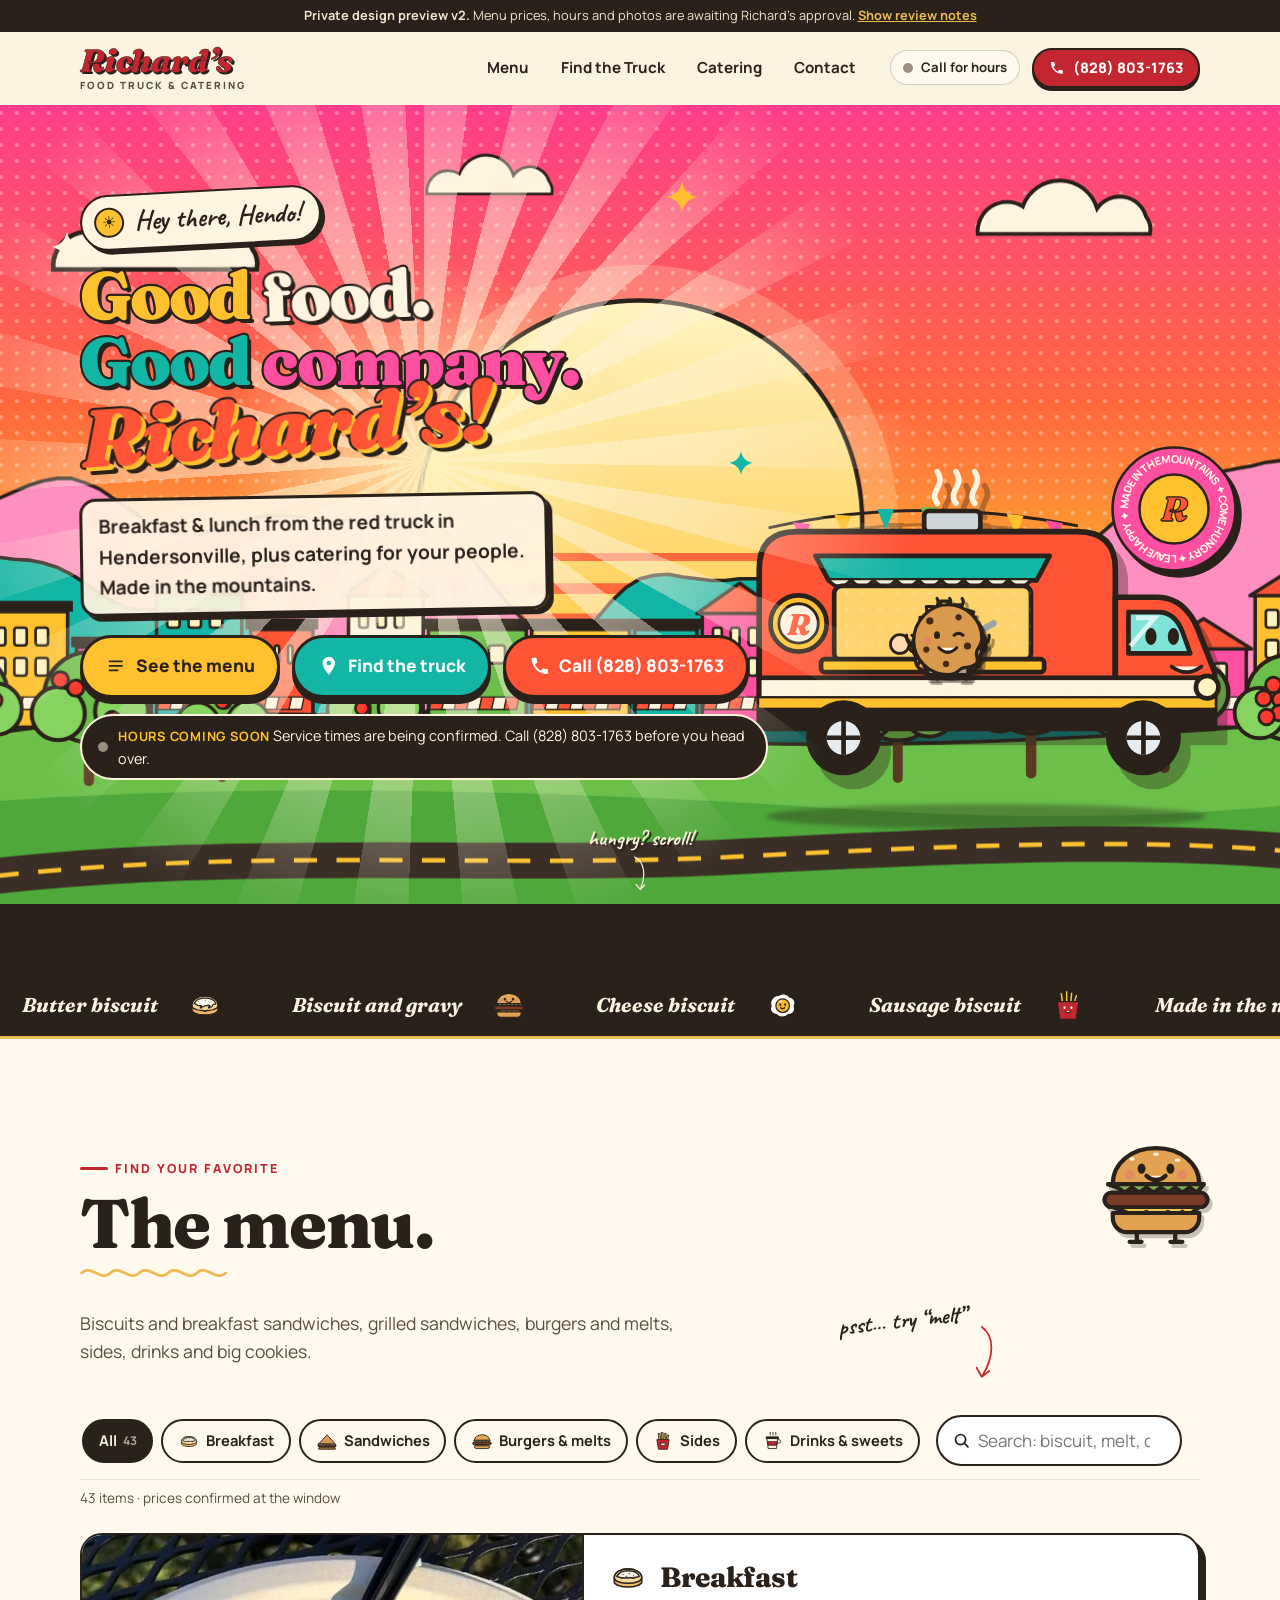
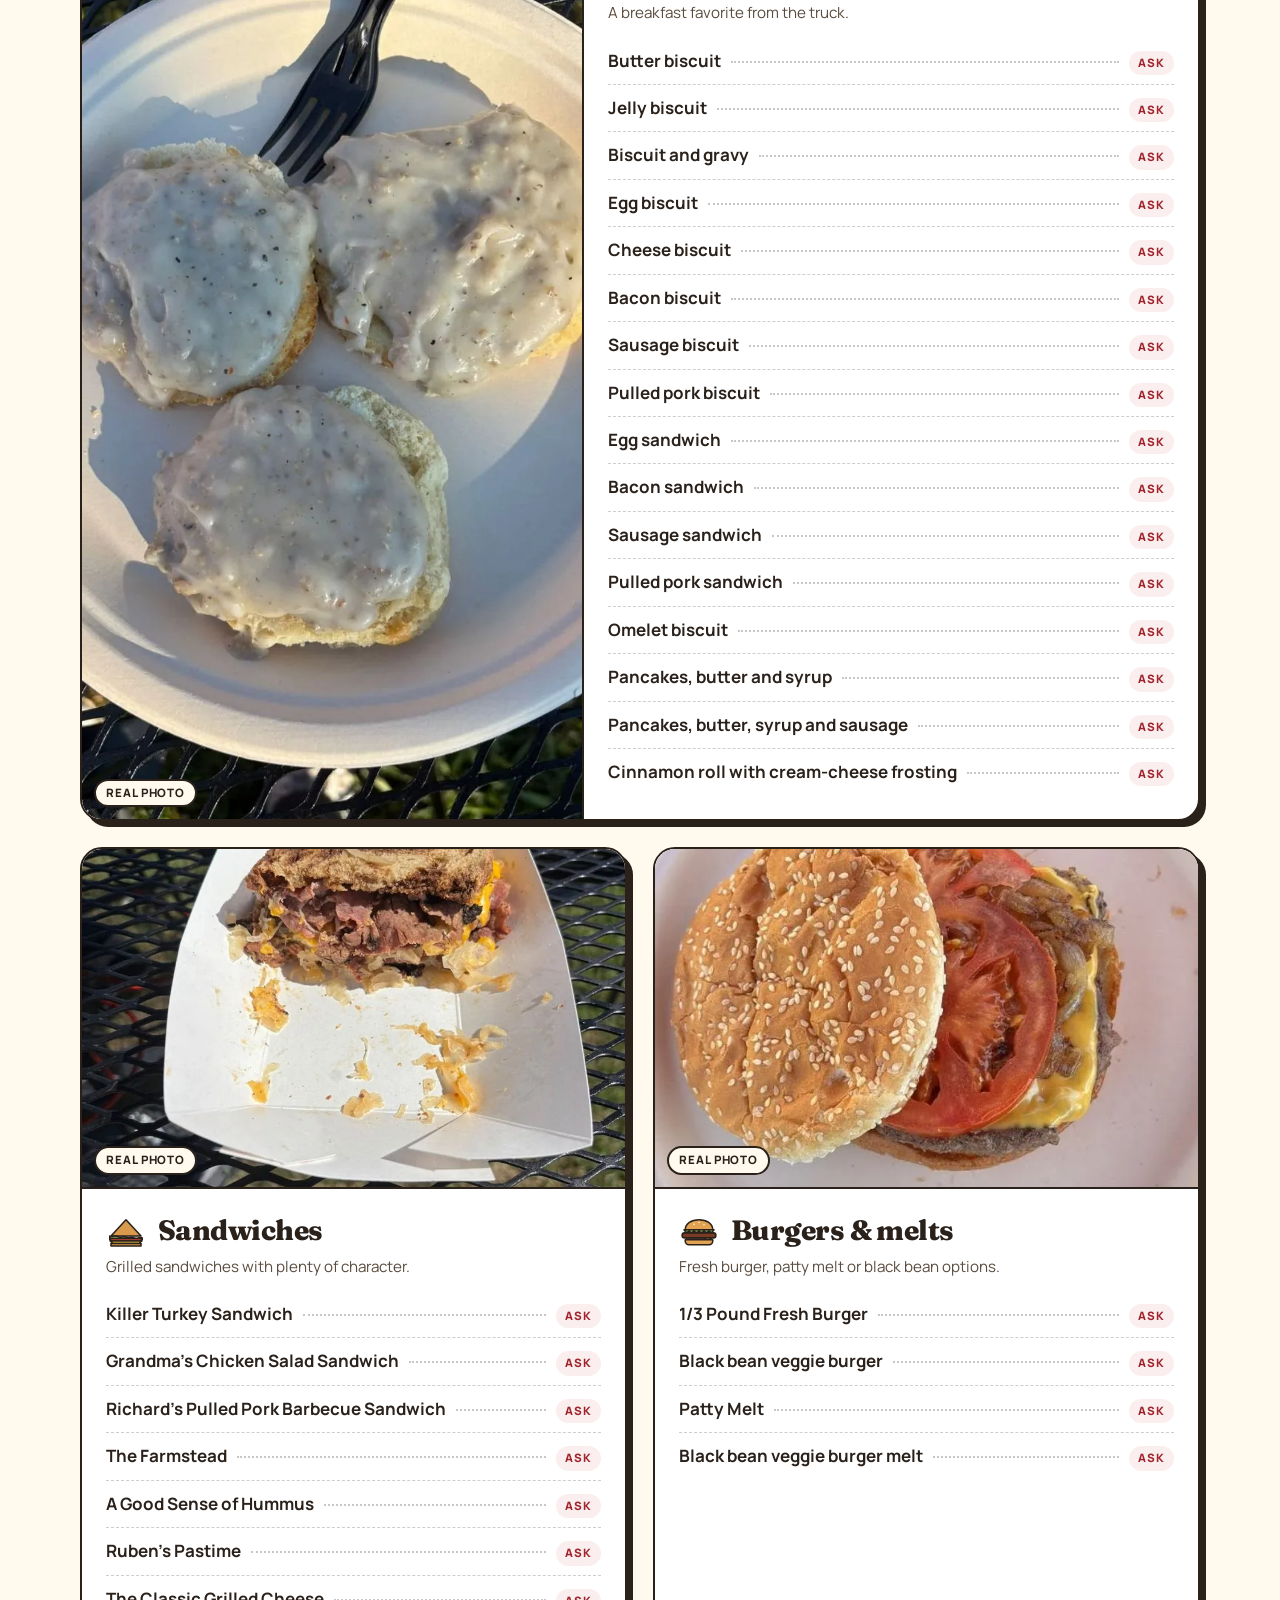
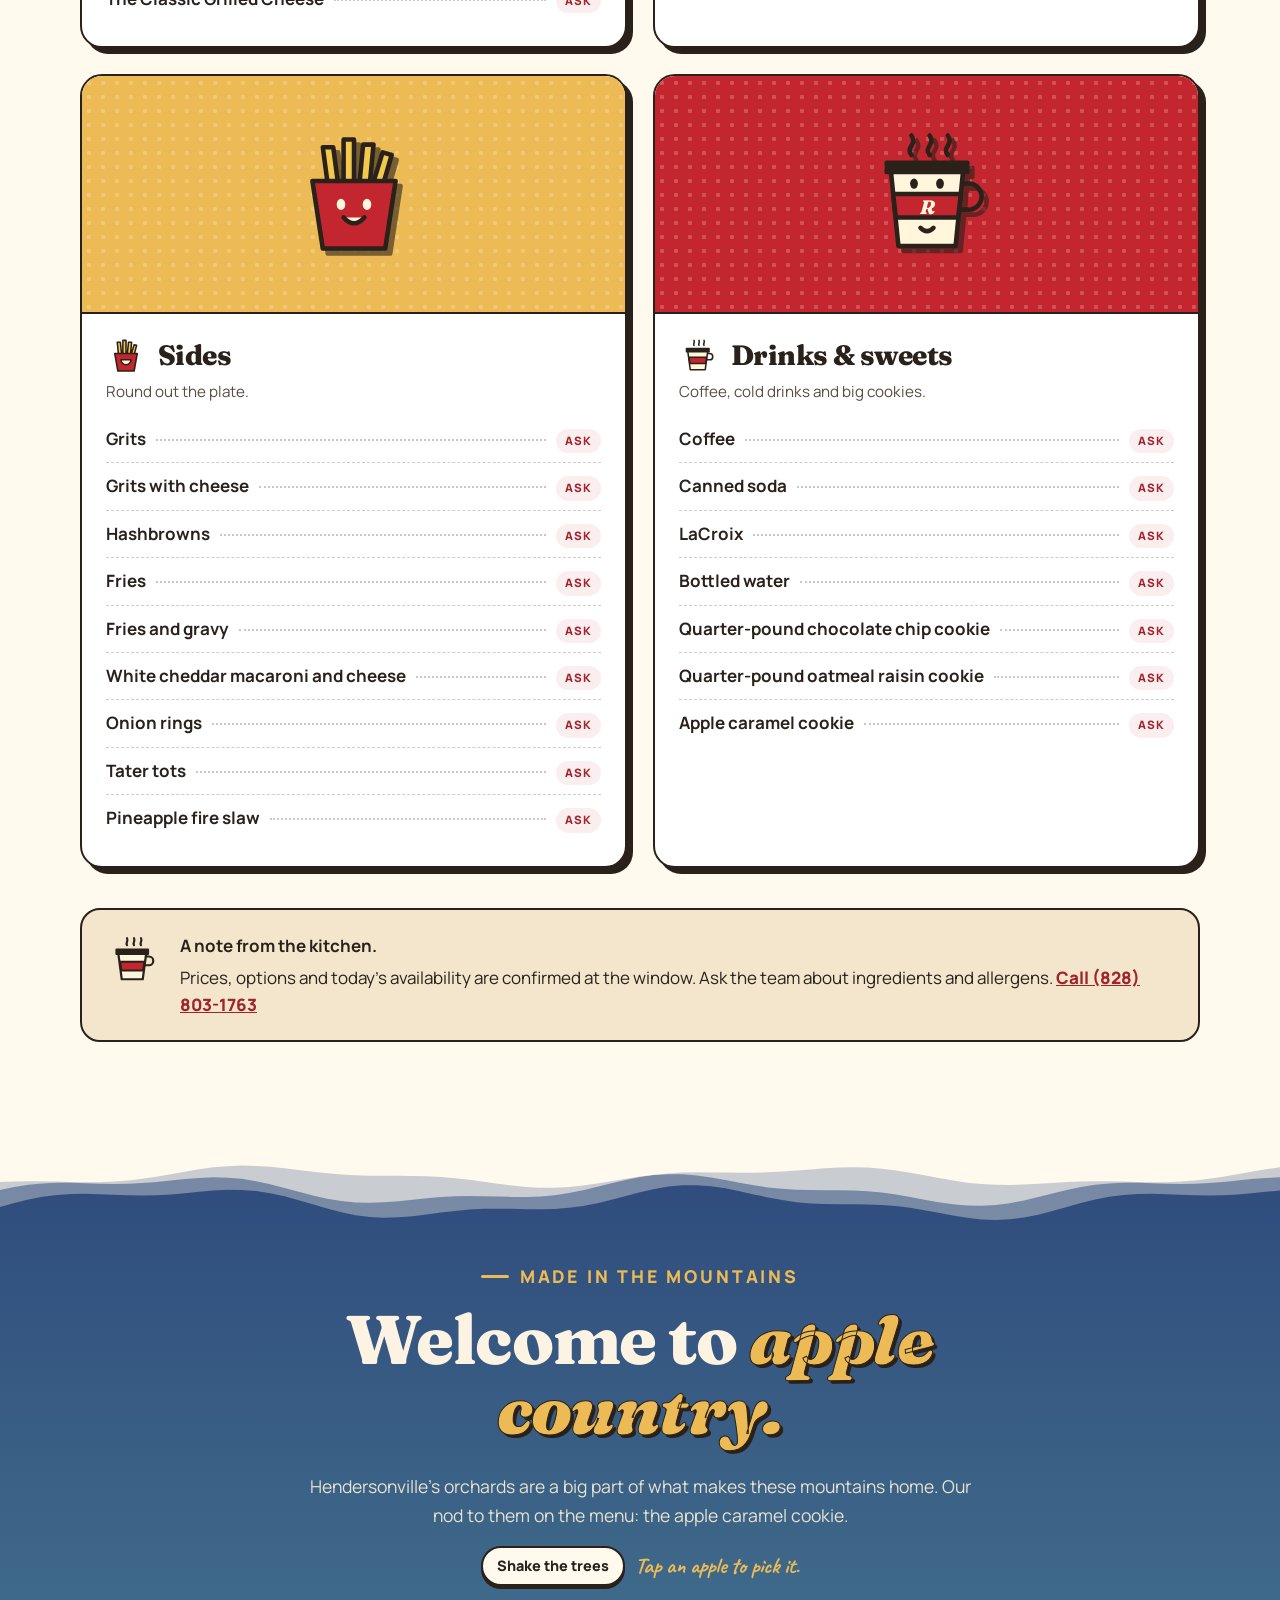
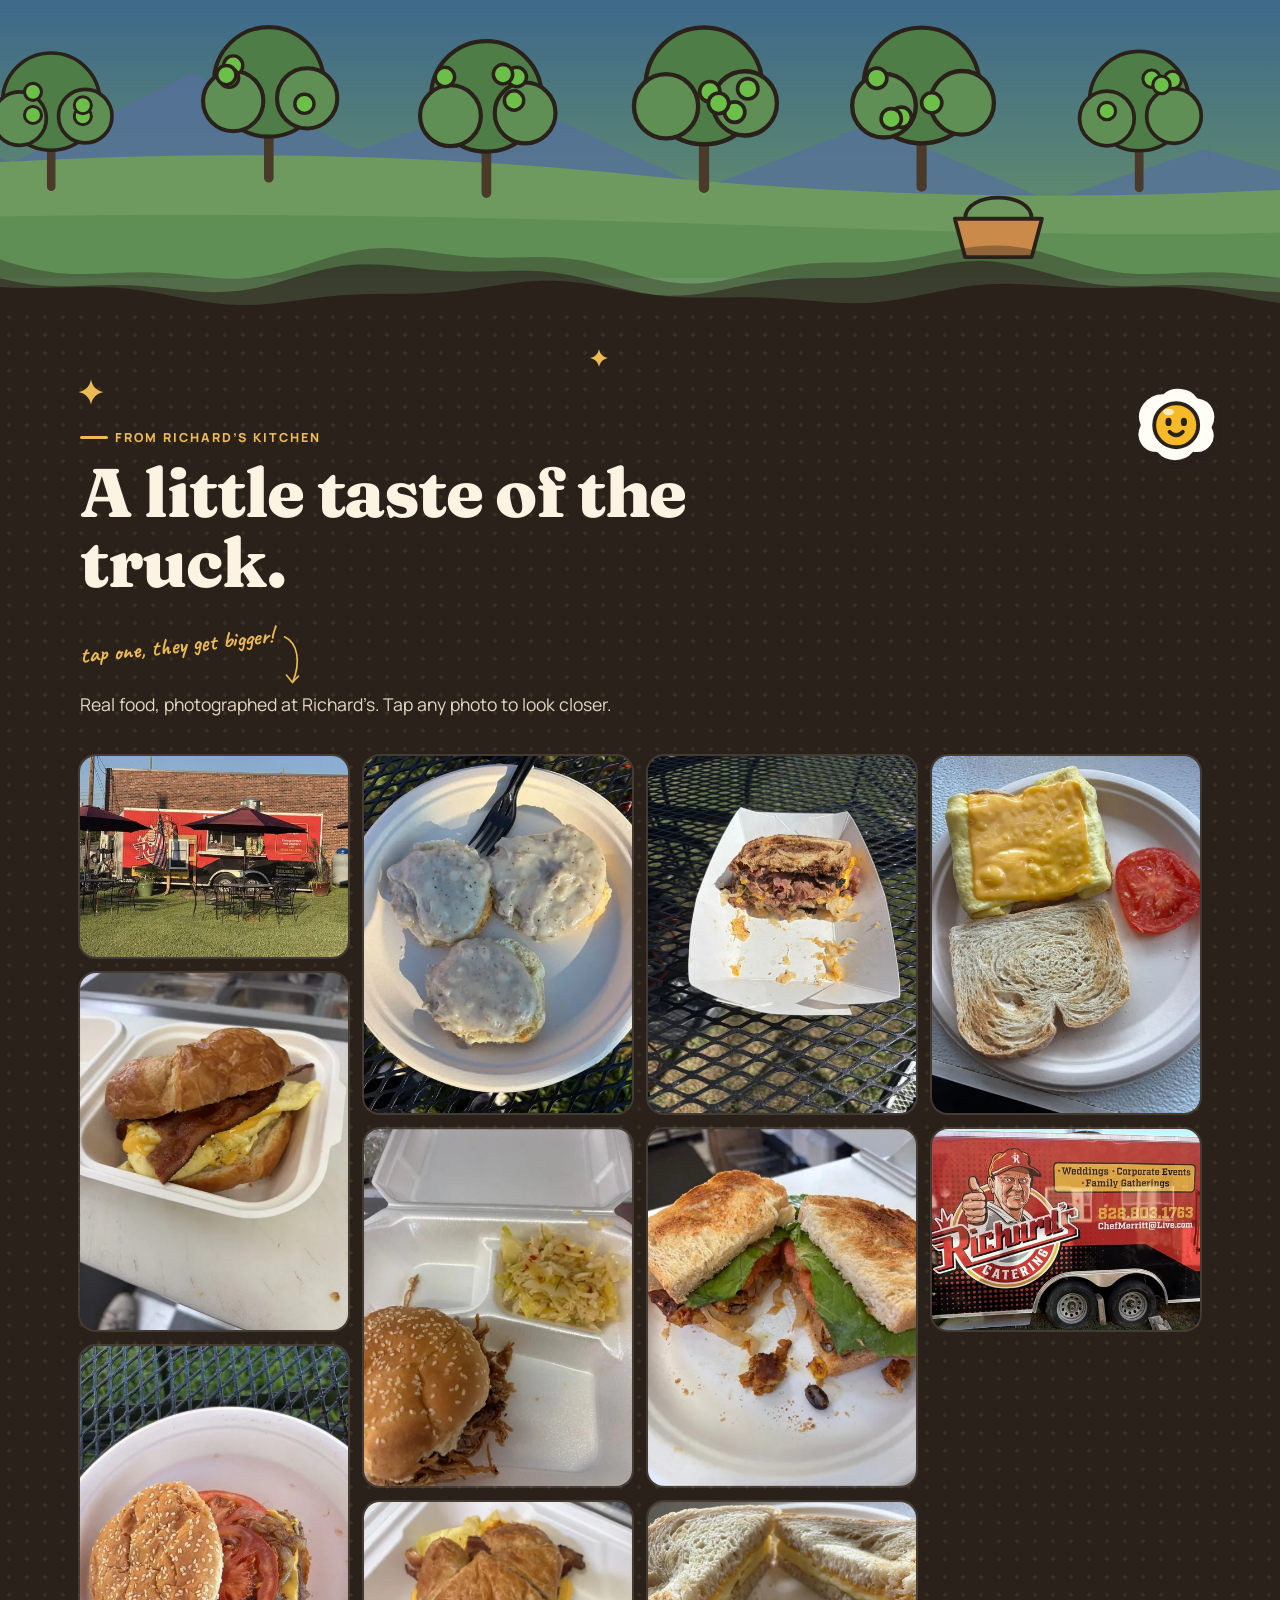
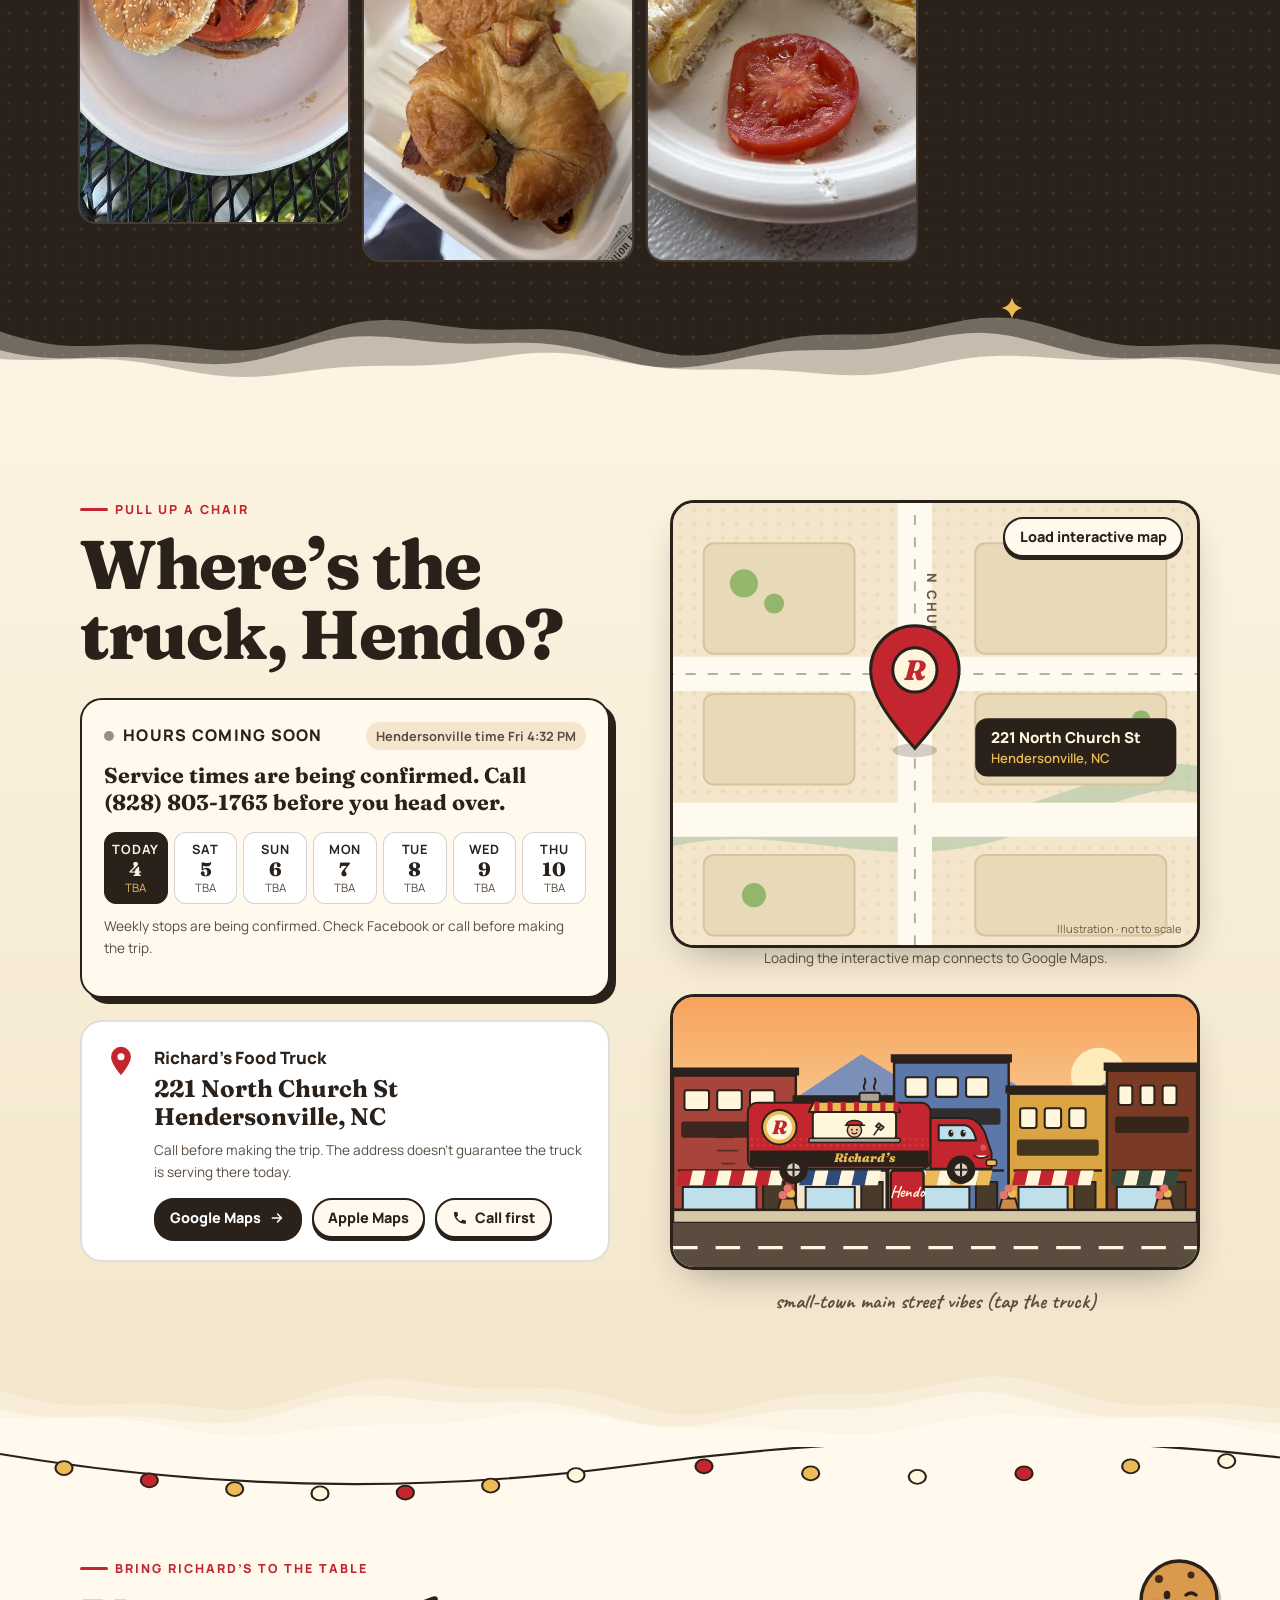
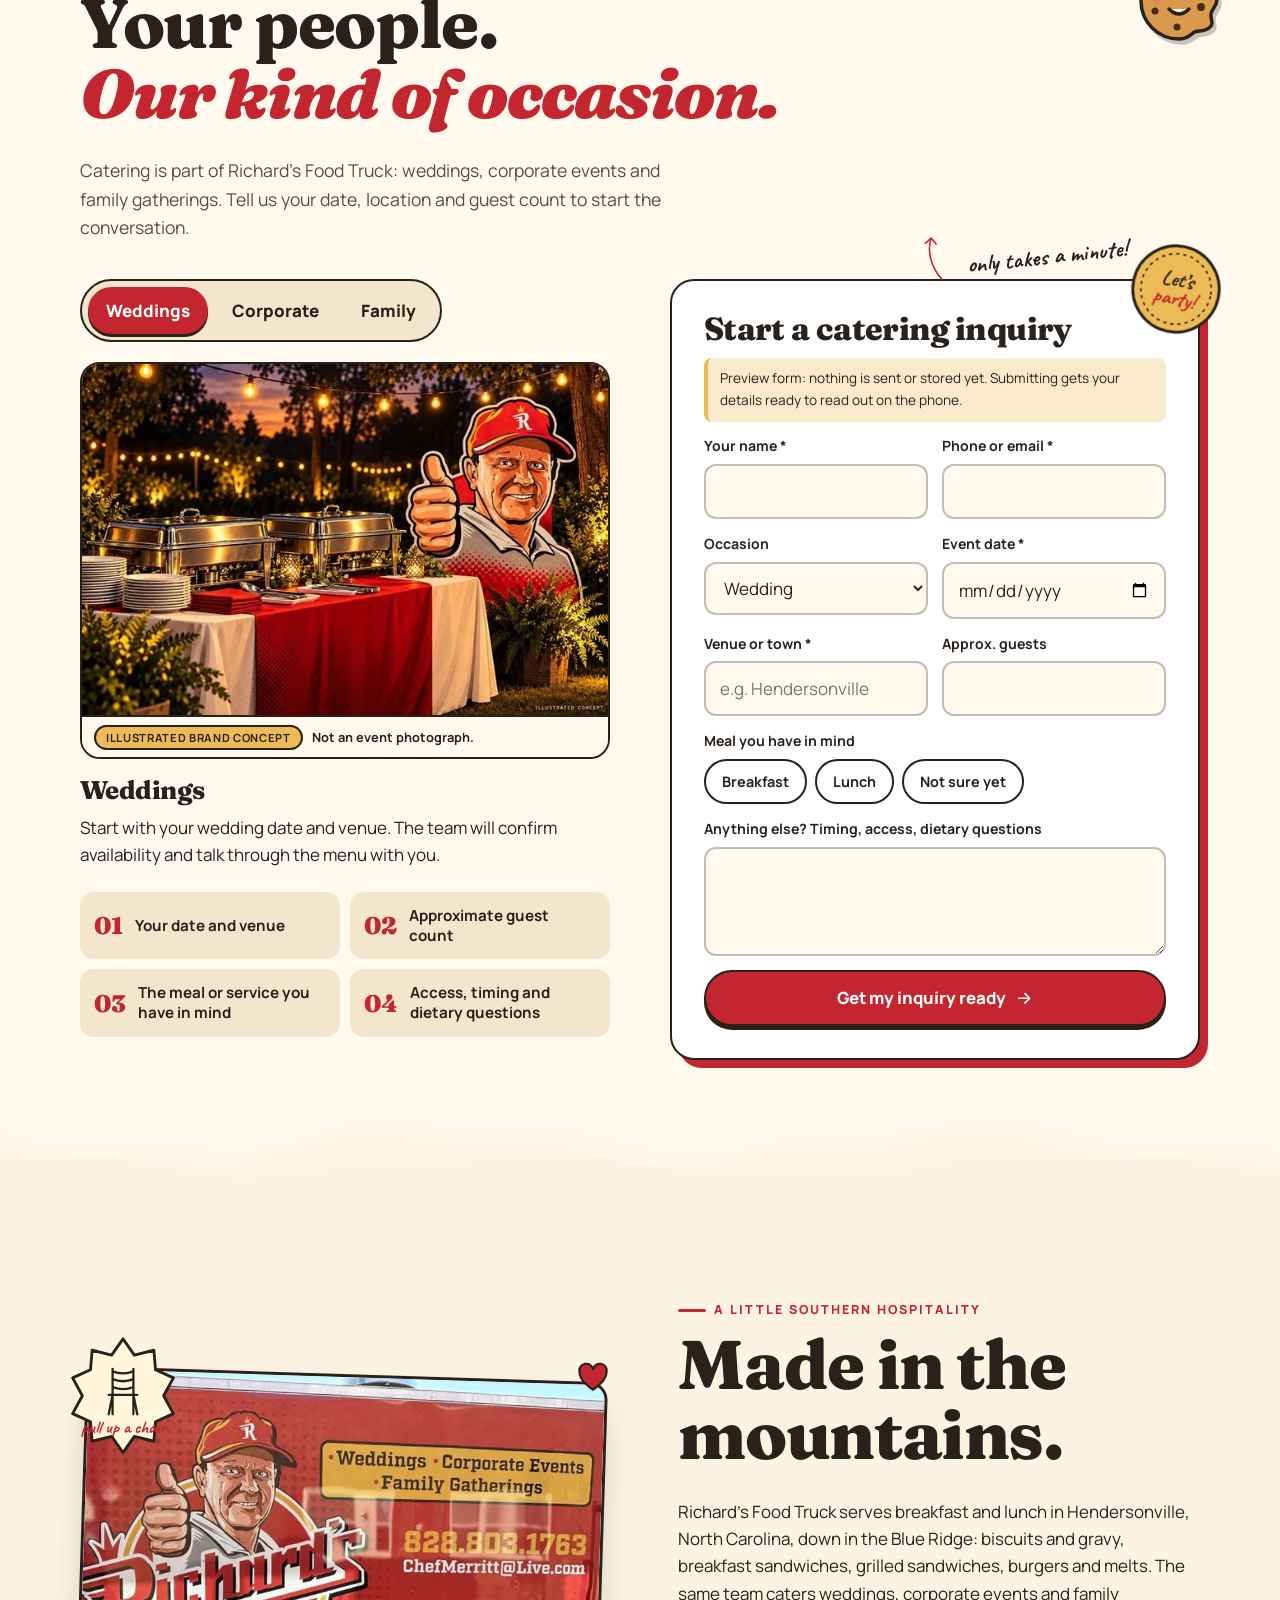
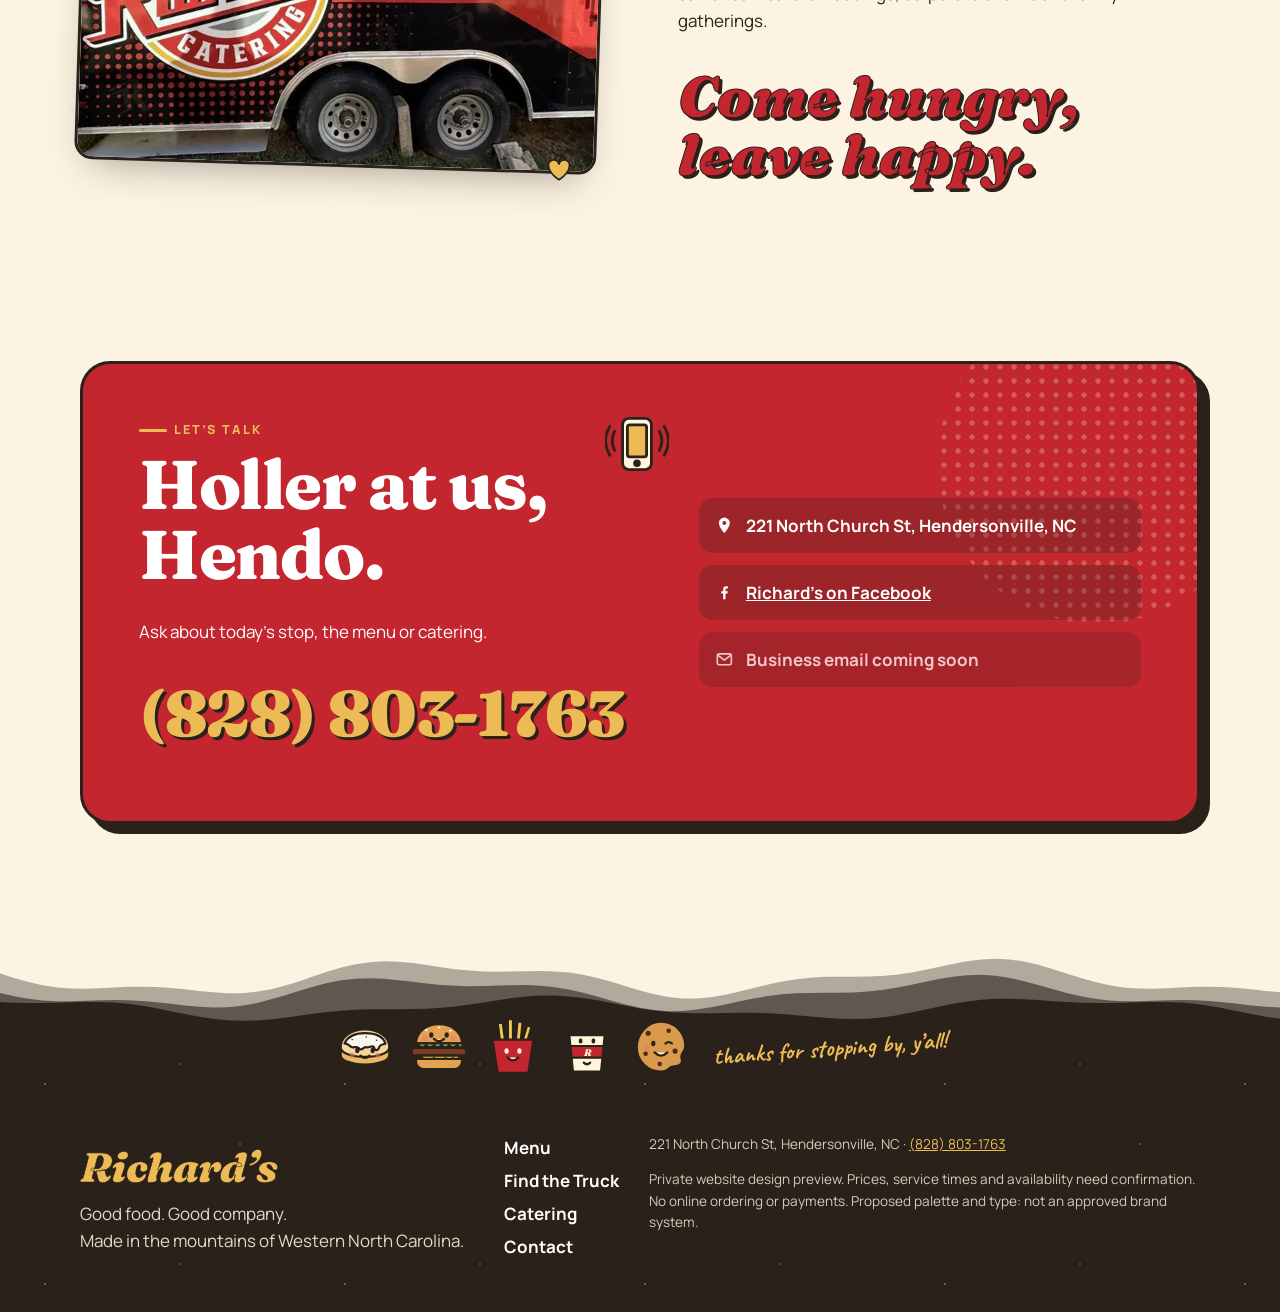
<file: index.html>
<!doctype html>
<html lang="en">
<head>
<meta charset="utf-8">
<meta name="viewport" content="width=device-width,initial-scale=1,viewport-fit=cover">
<!-- PRIVATE PREVIEW: remove "noindex,nofollow" only at approved public launch (see README) -->
<meta name="robots" content="noindex,nofollow">
<title>Richard's Food Truck · Breakfast, Lunch &amp; Catering in Hendersonville, NC</title>
<meta name="description" content="Richard's Food Truck in Hendersonville, North Carolina: biscuits, breakfast sandwiches, burgers, grilled sandwiches and catering for weddings, corporate events and family gatherings. Call (828) 803-1763.">
<meta name="theme-color" content="#9f242c">
<!-- PLACEHOLDER: add <link rel="canonical" href="https://YOUR-DOMAIN/"> once a domain is chosen -->
<meta property="og:type" content="website">
<meta property="og:title" content="Richard's Food Truck · Hendersonville, NC">
<meta property="og:description" content="Good food. Good company. Breakfast, lunch and catering from the red truck in Hendersonville.">
<meta property="og:image" content="assets/img/truck-1100.jpg">
<meta name="twitter:card" content="summary_large_image">
<link rel="icon" href="assets/favicon.svg" type="image/svg+xml">
<link rel="preload" href="assets/fonts/fraunces-latin-wght-normal.woff2" as="font" type="font/woff2" crossorigin>
<link rel="preload" href="assets/fonts/manrope-latin-wght-normal.woff2" as="font" type="font/woff2" crossorigin>
<link rel="stylesheet" href="assets/css/site.css">
<!-- Structured data: confirmed facts only. Add url, image (absolute), openingHoursSpecification, sameAs, postalCode once confirmed. -->
<script type="application/ld+json">
{
  "@context": "https://schema.org",
  "@type": "FoodEstablishment",
  "name": "Richard's Food Truck",
  "telephone": "+1-828-803-1763",
  "address": {
    "@type": "PostalAddress",
    "streetAddress": "221 North Church St",
    "addressLocality": "Hendersonville",
    "addressRegion": "NC",
    "addressCountry": "US"
  },
  "description": "Food truck serving breakfast and lunch in Hendersonville, North Carolina, with catering for weddings, corporate events and family gatherings."
}
</script>
</head>
<body>
<a class="skip" href="#main">Skip to content</a>

<!-- SVG sprite: original illustrations/icons for this site (no third-party assets) -->
<svg width="0" height="0" style="position:absolute" aria-hidden="true">
  <defs>
    <symbol id="i-phone" viewBox="0 0 24 24"><path fill="currentColor" d="M6.6 10.8a15.1 15.1 0 0 0 6.6 6.6l2.2-2.2a1 1 0 0 1 1-.25c1.1.37 2.3.57 3.6.57a1 1 0 0 1 1 1V20a1 1 0 0 1-1 1A17 17 0 0 1 3 4a1 1 0 0 1 1-1h3.5a1 1 0 0 1 1 1c0 1.25.2 2.45.57 3.57a1 1 0 0 1-.25 1z"/></symbol>
    <symbol id="i-pin" viewBox="0 0 24 24"><path fill="currentColor" d="M12 2a7 7 0 0 0-7 7c0 5.25 7 13 7 13s7-7.75 7-13a7 7 0 0 0-7-7zm0 9.5A2.5 2.5 0 1 1 12 6.5a2.5 2.5 0 0 1 0 5z"/></symbol>
    <symbol id="i-menu" viewBox="0 0 24 24"><path fill="none" stroke="currentColor" stroke-width="2" stroke-linecap="round" d="M5 7h14M5 12h14M5 17h9"/></symbol>
    <symbol id="i-cal" viewBox="0 0 24 24"><g fill="none" stroke="currentColor" stroke-width="2" stroke-linecap="round"><rect x="3.5" y="5" width="17" height="15" rx="3"/><path d="M8 3v4M16 3v4M3.5 10h17"/></g></symbol>
    <symbol id="i-fb" viewBox="0 0 24 24"><path fill="currentColor" d="M13.5 21v-7.5H16l.4-3h-2.9V8.6c0-.87.25-1.46 1.5-1.46H16.6V4.46A21 21 0 0 0 14.3 4.3c-2.3 0-3.8 1.4-3.8 3.96V10.5H8v3h2.5V21z"/></symbol>
    <symbol id="i-mail" viewBox="0 0 24 24"><g fill="none" stroke="currentColor" stroke-width="2" stroke-linejoin="round"><rect x="3" y="5" width="18" height="14" rx="2.5"/><path d="m4 7 8 6 8-6"/></g></symbol>
    <symbol id="i-arrow" viewBox="0 0 24 24"><path fill="none" stroke="currentColor" stroke-width="2.2" stroke-linecap="round" stroke-linejoin="round" d="M5 12h13M13 6l6 6-6 6"/></symbol>
    <symbol id="i-search" viewBox="0 0 24 24"><g fill="none" stroke="currentColor" stroke-width="2.2" stroke-linecap="round"><circle cx="11" cy="11" r="6.5"/><path d="m16 16 4.5 4.5"/></g></symbol>
    <symbol id="i-x" viewBox="0 0 24 24"><path fill="none" stroke="currentColor" stroke-width="2.4" stroke-linecap="round" d="M6 6l12 12M18 6 6 18"/></symbol>
    <symbol id="i-left" viewBox="0 0 24 24"><path fill="none" stroke="currentColor" stroke-width="2.4" stroke-linecap="round" stroke-linejoin="round" d="m15 5-7 7 7 7"/></symbol>
    <symbol id="i-right" viewBox="0 0 24 24"><path fill="none" stroke="currentColor" stroke-width="2.4" stroke-linecap="round" stroke-linejoin="round" d="m9 5 7 7-7 7"/></symbol>
    <symbol id="i-star" viewBox="0 0 24 24"><path fill="currentColor" d="m12 2 2.9 6.6 7.1.6-5.4 4.7 1.6 7L12 17.3 5.8 21l1.6-7L2 9.2l7.1-.6z"/></symbol>
    <!-- food icons -->
    <symbol id="f-biscuit" viewBox="0 0 64 64"><g stroke="#2a211b" stroke-width="2.5" stroke-linejoin="round"><path fill="#e9b768" d="M10 34c0-9 10-15 22-15s22 6 22 15v6c0 4-10 8-22 8S10 44 10 40z"/><path fill="#f6d79a" d="M10 34c0 4 10 8 22 8s22-4 22-8c0-9-10-15-22-15S10 25 10 34z"/><path fill="#f5efe4" d="M14 31c3-6 10-9 18-9 9 0 16 3 18 9-4 2-7 1-9 3-3-2-6 0-9-1-4 2-7-1-10 1-3-2-5-1-8-3z"/></g><g fill="#2a211b"><circle cx="24" cy="28" r="1"/><circle cx="34" cy="26" r="1"/><circle cx="41" cy="30" r="1"/><circle cx="29" cy="31" r="1"/></g></symbol>
    <symbol id="f-sandwich" viewBox="0 0 64 64"><g stroke="#2a211b" stroke-width="2.5" stroke-linejoin="round"><path fill="#d99a4e" d="M8 40 32 14l24 26z"/><path fill="#7fae5a" d="M6 40c4 3 8-2 13 1s8-2 13 1 8-2 13 1 8-2 13 0v3H6z"/><path fill="#c2453a" d="M7 44h50v4H7z"/><path fill="#f2c94c" d="M7 48h50l-4 4H11z"/><path fill="#d99a4e" d="M8 52h48v4H8z"/></g></symbol>
    <symbol id="f-burger" viewBox="0 0 64 64"><g stroke="#2a211b" stroke-width="2.5" stroke-linejoin="round"><path fill="#e2a252" d="M10 30c0-10 10-16 22-16s22 6 22 16z"/><path fill="#7fae5a" d="M8 30h48l-4 5-4-3-4 3-4-3-4 3-4-3-4 3-4-3-4 3-4-3-4 3z"/><path fill="#7a3b24" d="M9 35h46a4 4 0 0 1 0 8H9a4 4 0 0 1 0-8z"/><path fill="#f2c94c" d="m12 43 40 0-6 5-6-5z"/><path fill="#e2a252" d="M10 46h44v2a6 6 0 0 1-6 6H16a6 6 0 0 1-6-6z"/></g><g fill="#fff6dc"><ellipse cx="24" cy="21" rx="1.6" ry="1"/><ellipse cx="32" cy="18" rx="1.6" ry="1"/><ellipse cx="40" cy="22" rx="1.6" ry="1"/></g></symbol>
    <symbol id="f-fries" viewBox="0 0 64 64"><g stroke="#2a211b" stroke-width="2.5" stroke-linejoin="round"><path fill="#f2c94c" d="M20 30 18 10h5l2 20zM27 30V7h5v23zM34 30l2-20h5l-2 20zM40 30l5-16 4 1-4 15z"/><path fill="#c3262f" d="M14 28h36l-5 28H19z"/><path fill="#fff6dc" d="M24 38a8 8 0 0 0 16 0z"/></g></symbol>
    <symbol id="f-coffee" viewBox="0 0 64 64"><g stroke="#2a211b" stroke-width="2.5" stroke-linejoin="round"><path fill="#fff6dc" d="M14 24h32l-4 30H18z"/><path fill="#c3262f" d="M16 34h28l-1.5 10h-25z"/><path fill="none" d="M45 28h4a5 5 0 0 1 0 10h-5"/><path fill="#2a211b" d="M12 20h36v5H12z"/></g><path class="steam" fill="none" stroke="#2a211b" stroke-width="2.5" stroke-linecap="round" d="M24 15c-2-3 2-4 0-8M32 15c-2-3 2-4 0-8M40 15c-2-3 2-4 0-8"/></symbol>
    <!-- ===== Playful food characters (original, drawn for this site) ===== -->
    <symbol id="c-biscuit" viewBox="0 0 100 100"><g stroke="#2a211b" stroke-width="3.5" stroke-linejoin="round" stroke-linecap="round">
      <path d="M22 70 16 80M78 70l6 10" fill="none"/>
      <path fill="#e9b768" d="M12 52c0-17 17-28 38-28s38 11 38 28v12c0 9-17 15-38 15S12 73 12 64z"/>
      <path fill="#f6d79a" d="M12 52c0 9 17 15 38 15s38-6 38-15c0-17-17-28-38-28S12 35 12 52z"/>
      <path fill="#fbf6ec" d="M18 46c5-11 17-16 32-16 16 0 28 5 32 16-5 3-8 0-10 6-2 7-7 5-8 0-3-4-7 1-12 0-4-1-6 5-10 3-3-6-8-2-12-3-4-1-6-6-12-6z"/>
      <path class="limb wave-l" fill="none" d="M12 58c-6-2-9-7-8-12"/><path class="limb wave-r" fill="none" d="M88 58c6-2 9-7 8-12"/>
      <g class="eyes"><ellipse class="eye" cx="38" cy="57" rx="3.3" ry="4.3" fill="#2a211b" stroke="none"/><ellipse class="eye" cx="62" cy="57" rx="3.3" ry="4.3" fill="#2a211b" stroke="none"/></g>
      <path d="M43 65q7 7 14 0" fill="none"/>
      </g><circle cx="30" cy="64" r="4" fill="#e8776b" opacity=".55"/><circle cx="70" cy="64" r="4" fill="#e8776b" opacity=".55"/><g fill="#2a211b"><circle cx="30" cy="40" r="1.2"/><circle cx="52" cy="36" r="1.2"/><circle cx="68" cy="41" r="1.2"/></g></symbol>

    <symbol id="c-burger" viewBox="0 0 100 100"><g stroke="#2a211b" stroke-width="3.5" stroke-linejoin="round" stroke-linecap="round">
      <path d="M34 86v8M66 86v8" fill="none"/><path d="M28 94h10M62 94h10" fill="none"/>
      <path fill="#e2a252" d="M14 46c0-18 16-30 36-30s36 12 36 30z"/>
      <path fill="#7fae5a" d="M10 46h80l-6 7-6-4-6 4-6-4-6 4-6-4-6 4-6-4-6 4-6-4-6 4-6-4z"/>
      <path fill="#7a3b24" d="M13 53h74a6 6 0 0 1 0 12H13a6 6 0 0 1 0-12z"/>
      <path fill="#f2c94c" d="M14 65h72l-10 8-4-4-6 6-6-6-12 6-6-6-8 4z"/>
      <path fill="#e2a252" d="M14 70h72v4a12 12 0 0 1-12 12H26a12 12 0 0 1-12-12z"/>
      <g class="eyes"><ellipse class="eye" cx="38" cy="33" rx="3.3" ry="4.3" fill="#2a211b" stroke="none"/><ellipse class="eye" cx="62" cy="33" rx="3.3" ry="4.3" fill="#2a211b" stroke="none"/></g>
      <path d="M42 39q8 7 16 0" fill="#fff6dc"/>
      </g><circle cx="28" cy="38" r="4" fill="#e8776b" opacity=".55"/><circle cx="72" cy="38" r="4" fill="#e8776b" opacity=".55"/><g fill="#fff6dc"><ellipse cx="30" cy="25" rx="2.4" ry="1.4"/><ellipse cx="50" cy="21" rx="2.4" ry="1.4"/><ellipse cx="68" cy="26" rx="2.4" ry="1.4"/></g></symbol>

    <symbol id="c-coffee" viewBox="0 0 100 100"><g stroke="#2a211b" stroke-width="3.5" stroke-linejoin="round" stroke-linecap="round">
      <g class="steam" fill="none"><path d="M38 20c-5-6 5-8 0-15"/><path d="M52 20c-5-6 5-8 0-15"/><path d="M66 20c-5-6 5-8 0-15"/></g>
      <path fill="none" d="M76 42h6a10 10 0 0 1 0 20h-8"/>
      <path fill="#fff6dc" d="M22 30h56l-6 60H28z"/>
      <path fill="#c3262f" d="M24 50h52l-2 18H26z"/>
      <path fill="#2a211b" d="M19 26h62v7H19z"/>
      <g class="eyes"><ellipse class="eye" cx="40" cy="42" rx="3" ry="4" fill="#2a211b" stroke="none"/><ellipse class="eye" cx="60" cy="42" rx="3" ry="4" fill="#2a211b" stroke="none"/></g>
      <path d="M45 76q5 5 10 0" fill="none"/>
      </g><text x="50" y="65" text-anchor="middle" font-family="Fraunces,serif" font-style="italic" font-weight="900" font-size="15" fill="#fff6dc">R</text></symbol>

    <symbol id="c-cookie" viewBox="0 0 100 100"><g stroke="#2a211b" stroke-width="3.5" stroke-linejoin="round" stroke-linecap="round">
      <path fill="#d99a4e" d="M50 12c21 0 38 17 38 38 0 8-5 9-6 15s4 9-2 14-12 1-16 5-8 6-14 6c-21 0-38-17-38-38s17-40 38-40z"/>
      <g class="eyes"><ellipse class="eye" cx="38" cy="46" rx="3.3" ry="4.3" fill="#2a211b" stroke="none"/></g><path d="M57 46q5-4 10 0" fill="none"/>
      <path d="M40 60q10 10 20 0" fill="#fff6dc"/>
      </g><g fill="#4a2a17"><circle cx="30" cy="30" r="4"/><circle cx="62" cy="26" r="3.5"/><circle cx="72" cy="58" r="4"/><circle cx="26" cy="62" r="3.5"/><circle cx="48" cy="78" r="3.5"/></g><circle cx="28" cy="52" r="4" fill="#e8776b" opacity=".55"/></symbol>

    <symbol id="c-fries" viewBox="0 0 100 100"><g stroke="#2a211b" stroke-width="3.5" stroke-linejoin="round" stroke-linecap="round">
      <g class="fry-row" fill="#f2c94c"><path d="M30 44 26 14h8l4 30z"/><path d="M42 44V8h8v36z"/><path d="M54 44l3-32h8l-3 32z"/><path d="M64 44l8-26 7 2-7 24z"/></g>
      <path fill="#c3262f" d="M18 40h64l-8 52H26z"/>
      <g class="eyes"><ellipse class="eye" cx="40" cy="58" rx="3.3" ry="4.3" fill="#fff6dc" stroke="none"/><ellipse class="eye" cx="60" cy="58" rx="3.3" ry="4.3" fill="#fff6dc" stroke="none"/></g>
      <path d="M42 68q8 9 16 0" fill="#fff6dc"/>
      </g></symbol>

    <symbol id="c-egg" viewBox="0 0 100 100"><g stroke="#2a211b" stroke-width="3.5" stroke-linejoin="round">
      <path fill="#fffdf6" d="M18 52c-6-14 6-30 22-30 8-8 26-6 32 4 14 2 20 16 14 28 6 12-4 26-18 24-8 10-26 10-34 0-14 0-22-14-16-26z"/>
      <circle cx="52" cy="52" r="20" fill="#f6b928"/>
      <g class="eyes"><ellipse class="eye" cx="45" cy="49" rx="2.8" ry="3.8" fill="#2a211b" stroke="none"/><ellipse class="eye" cx="59" cy="49" rx="2.8" ry="3.8" fill="#2a211b" stroke="none"/></g>
      <path d="M46 58q6 6 12 0" fill="none" stroke-linecap="round"/>
      </g><ellipse cx="45" cy="40" rx="5" ry="3" fill="#fff" opacity=".7"/></symbol>

    <symbol id="d-arrow" viewBox="0 0 120 60"><path d="M6 46C30 52 70 50 96 22" fill="none" stroke="currentColor" stroke-width="3.5" stroke-linecap="round"/><path d="M80 18l17 3-4 17" fill="none" stroke="currentColor" stroke-width="3.5" stroke-linecap="round" stroke-linejoin="round"/></symbol>
    <symbol id="d-arrow-down" viewBox="0 0 60 120"><path d="M14 6c30 14 34 56 18 96" fill="none" stroke="currentColor" stroke-width="3.5" stroke-linecap="round"/><path d="M18 88l13 16 13-14" fill="none" stroke="currentColor" stroke-width="3.5" stroke-linecap="round" stroke-linejoin="round"/></symbol>
    <symbol id="d-sparkle" viewBox="0 0 40 40"><path d="M20 2c2 10 8 16 18 18-10 2-16 8-18 18-2-10-8-16-18-18C12 18 18 12 20 2z" fill="currentColor"/></symbol>
    <symbol id="d-squiggle" viewBox="0 0 200 20"><path d="M2 10c12-12 24 12 36 0s24 12 36 0 24 12 36 0 24 12 36 0 24 12 36 0" fill="none" stroke="currentColor" stroke-width="3.5" stroke-linecap="round"/></symbol>
    <symbol id="d-heart" viewBox="0 0 40 40"><path d="M20 35S4 25 4 14a8 8 0 0 1 16-3 8 8 0 0 1 16 3c0 11-16 21-16 21z" fill="currentColor" stroke="#2a211b" stroke-width="2.5" stroke-linejoin="round"/></symbol>
    <symbol id="d-chair" viewBox="0 0 60 80"><g fill="none" stroke="#2a211b" stroke-width="3.5" stroke-linecap="round" stroke-linejoin="round"><path d="M14 6v70M46 6v70M14 10c10 4 22 4 32 0M14 22c10 4 22 4 32 0M14 34c10 4 22 4 32 0M8 46h44M14 46l-6 30M46 46l6 30"/></g></symbol>
    <symbol id="d-phone" viewBox="0 0 80 80"><g stroke="#2a211b" stroke-width="3.5" stroke-linejoin="round" stroke-linecap="round"><rect x="22" y="8" width="36" height="64" rx="8" fill="#fff6dc"/><rect x="28" y="16" width="24" height="40" rx="3" fill="#edbb56"/><circle cx="40" cy="64" r="3" fill="#2a211b"/><g class="ring" fill="none"><path d="M12 24c-4 8-4 16 0 24M6 18c-7 12-7 24 0 36M68 24c4 8 4 16 0 24M74 18c7 12 7 24 0 36"/></g></g></symbol>
    <symbol id="d-sizzle" viewBox="0 0 60 40"><g fill="none" stroke="currentColor" stroke-width="3" stroke-linecap="round"><path d="M6 30l8-6M20 10l3 10M38 8l-2 10M54 28l-8-5"/></g></symbol>
    <symbol id="ridge-div" viewBox="0 0 1440 120" preserveAspectRatio="none"><g fill="currentColor"><path d="M0 120 L0 42.8 L16 49.6 L32 55.6 L48 60.4 L64 63.6 L80 65.3 L96 65.5 L112 64.9 L128 63.8 L144 62.8 L160 62.5 L176 63.0 L192 64.4 L208 66.5 L224 68.9 L240 71.0 L256 72.3 L272 72.2 L288 70.3 L304 66.6 L320 61.3 L336 54.6 L352 47.4 L368 40.2 L384 33.8 L400 28.8 L416 25.7 L432 24.5 L448 25.1 L464 27.1 L480 30.0 L496 33.3 L512 36.2 L528 38.4 L544 39.7 L560 40.0 L576 39.7 L592 39.2 L608 38.9 L624 39.6 L640 41.4 L656 44.7 L672 49.5 L688 55.3 L704 61.7 L720 68.1 L736 73.7 L752 77.9 L768 80.1 L784 80.3 L800 78.4 L816 74.8 L832 69.9 L848 64.5 L864 59.3 L880 54.7 L896 51.2 L912 49.0 L928 47.8 L944 47.5 L960 47.5 L976 47.3 L992 46.4 L1008 44.5 L1024 41.5 L1040 37.5 L1056 33.0 L1072 28.4 L1088 24.4 L1104 21.6 L1120 20.6 L1136 21.7 L1152 24.8 L1168 29.7 L1184 35.9 L1200 42.8 L1216 49.6 L1232 55.6 L1248 60.4 L1264 63.6 L1280 65.3 L1296 65.5 L1312 64.9 L1328 63.8 L1344 62.8 L1360 62.5 L1376 63.0 L1392 64.4 L1408 66.5 L1424 68.9 L1440 71.0 L1440 120Z" opacity=".35"/><path d="M0 120 L0 72.0 L16 77.0 L32 80.8 L48 83.2 L64 84.3 L80 84.3 L96 83.7 L112 82.9 L128 82.5 L144 82.8 L160 84.0 L176 85.9 L192 88.3 L208 90.8 L224 92.7 L240 93.7 L256 93.2 L272 91.1 L288 87.2 L304 81.9 L320 75.6 L336 69.0 L352 62.6 L368 57.1 L384 53.0 L400 50.6 L416 50.0 L432 50.8 L448 52.7 L464 55.2 L480 57.8 L496 59.9 L512 61.2 L528 61.7 L544 61.5 L560 60.9 L576 60.2 L592 60.1 L608 61.0 L624 63.2 L640 66.8 L656 71.6 L672 77.4 L688 83.5 L704 89.3 L720 94.2 L736 97.6 L752 99.2 L768 99.0 L784 96.9 L800 93.4 L816 89.1 L832 84.4 L848 80.1 L864 76.5 L880 74.0 L896 72.5 L912 71.9 L928 71.7 L944 71.7 L960 71.2 L976 69.9 L992 67.6 L1008 64.2 L1024 60.1 L1040 55.5 L1056 51.1 L1072 47.6 L1088 45.3 L1104 44.8 L1120 46.2 L1136 49.4 L1152 54.2 L1168 59.9 L1184 66.1 L1200 71.9 L1216 77.0 L1232 80.8 L1248 83.2 L1264 84.3 L1280 84.3 L1296 83.7 L1312 82.9 L1328 82.5 L1344 82.8 L1360 83.9 L1376 85.9 L1392 88.3 L1408 90.7 L1424 92.7 L1440 93.7 L1440 120Z" opacity=".6"/><path d="M0 120 L0 85.6 L16 86.7 L32 87.1 L48 87.1 L64 86.5 L80 85.9 L96 85.4 L112 85.5 L128 86.4 L144 88.3 L160 91.2 L176 94.9 L192 99.2 L208 103.5 L224 107.6 L240 110.8 L256 112.9 L272 113.8 L288 113.3 L304 111.7 L320 109.2 L336 106.2 L352 103.2 L368 100.6 L384 98.5 L400 97.2 L416 96.5 L432 96.3 L448 96.3 L464 96.1 L480 95.5 L496 94.2 L512 92.2 L528 89.4 L544 86.1 L560 82.7 L576 79.6 L592 77.2 L608 75.9 L624 75.8 L640 77.1 L656 79.6 L672 83.0 L688 87.1 L704 91.2 L720 95.1 L736 98.2 L752 100.5 L768 101.8 L784 102.3 L800 102.2 L816 101.9 L832 101.6 L848 101.7 L864 102.3 L880 103.6 L896 105.3 L912 107.3 L928 109.2 L944 110.6 L960 111.1 L976 110.5 L992 108.6 L1008 105.6 L1024 101.7 L1040 97.1 L1056 92.5 L1072 88.2 L1088 84.6 L1104 82.1 L1120 80.8 L1136 80.5 L1152 81.3 L1168 82.6 L1184 84.2 L1200 85.6 L1216 86.7 L1232 87.1 L1248 87.1 L1264 86.6 L1280 85.9 L1296 85.4 L1312 85.5 L1328 86.4 L1344 88.3 L1360 91.2 L1376 94.9 L1392 99.2 L1408 103.5 L1424 107.5 L1440 110.8 L1440 120Z"/></g></symbol>
    <pattern id="ht-sand" width="14" height="14" patternUnits="userSpaceOnUse"><circle cx="7" cy="7" r="2.2" fill="#e2cfa8"/></pattern><pattern id="ht-red" width="12" height="12" patternUnits="userSpaceOnUse"><circle cx="6" cy="6" r="2.4" fill="#e2423f"/></pattern>
  </defs>
</svg>

<div class="preview-ribbon" role="note">
  <strong>Private design preview v2.</strong><span class="rib-long"> Menu prices, hours and photos are awaiting Richard's approval.</span><span class="rib-short"> Prices &amp; hours pending.</span> <a href="?review=1" class="review-toggle">Show review notes</a>
</div>

<div id="specials" class="specials" hidden aria-live="polite"></div>

<header class="site-header" id="top">
  <div class="wrap header-inner">
    <a class="wordmark" href="#top" aria-label="Richard's Food Truck, back to top">
      <span class="wm-script">Richard’s</span>
      <span class="wm-sub">Food Truck &amp; Catering</span>
    </a>
    <nav class="main-nav" aria-label="Main">
      <ul>
        <li><a href="#menu">Menu</a></li>
        <li><a href="#find">Find the Truck</a></li>
        <li><a href="#catering">Catering</a></li>
        <li><a href="#contact">Contact</a></li>
      </ul>
    </nav>
    <div class="header-cta">
      <span class="status-pill" data-status-pill><span class="dot"></span><span class="txt">Checking hours…</span></span>
      <a class="btn btn-red btn-sm" href="tel:+18288031763"><svg class="ic"><use href="#i-phone"/></svg><span>(828) 803-1763</span></a>
    </div>
  </div>
</header>

<main id="main">

<!-- HERO v3: fully illustrated sunset scene (original layered SVG artwork; animated, reduced-motion safe) -->
<section class="hero3" aria-labelledby="hero-title" data-hero data-tod="sunset">
  <svg class="ridges h3-scene" viewBox="0 0 1600 900" preserveAspectRatio="xMidYMax slice" role="img" aria-label="Illustration: a cheerful red food truck in a colorful Blue Ridge mountain town at sunset, with apple trees and food flying out of the window">
<defs>
<linearGradient id="h3sky" x1="0" y1="0" x2="0" y2="1"><stop offset="0" stop-color="#ff3d8b"/><stop offset=".38" stop-color="#ff6a3d"/><stop offset=".62" stop-color="#ffb02e"/><stop offset=".8" stop-color="#ffe08a"/></linearGradient>
<linearGradient id="h3sun" x1="0" y1="0" x2="0" y2="1"><stop offset="0" stop-color="#fff4c2"/><stop offset="1" stop-color="#ffc22e"/></linearGradient>
<clipPath id="h3sunclip"><circle cx="800" cy="470" r="250"/></clipPath>
<pattern id="h3dots" width="18" height="18" patternUnits="userSpaceOnUse"><circle cx="9" cy="9" r="2.4" fill="#fff4e0" opacity=".35"/></pattern>
</defs>
<rect width="1600" height="900" fill="url(#h3sky)"/>
<rect width="1600" height="520" fill="url(#h3dots)"/>
<g class="layer" data-depth="0.1"><g class="h3-sun"><circle cx="800" cy="470" r="290" fill="#fff4c2" opacity=".25"/><circle cx="800" cy="470" r="250" fill="url(#h3sun)" stroke="#2a211b" stroke-width="5"/><g clip-path="url(#h3sunclip)" fill="#ff6a3d"><rect x="520" y="504" width="560" height="9"/><rect x="520" y="538" width="560" height="12"/><rect x="520" y="572" width="560" height="15"/><rect x="520" y="606" width="560" height="18"/><rect x="520" y="640" width="560" height="21"/><rect x="520" y="674" width="560" height="24"/><rect x="520" y="708" width="560" height="27"/></g></g></g>
<g class="layer" data-depth="0.18"><g class="h3-cloud" transform="translate(140 120) scale(1.3)"><path d="M0 50a30 30 0 0 1 46-28 40 40 0 0 1 76 2 28 28 0 0 1 50 8 22 22 0 0 1 4 18z" fill="#fff4e0" stroke="#2a211b" stroke-width="4"/></g><g class="h3-cloud c2" transform="translate(1180 90) scale(1.1)"><path d="M0 50a30 30 0 0 1 46-28 40 40 0 0 1 76 2 28 28 0 0 1 50 8 22 22 0 0 1 4 18z" fill="#fff4e0" stroke="#2a211b" stroke-width="4"/></g><g class="h3-cloud c3" transform="translate(560 60) scale(.8)"><path d="M0 50a30 30 0 0 1 46-28 40 40 0 0 1 76 2 28 28 0 0 1 50 8 22 22 0 0 1 4 18z" fill="#fff4e0" stroke="#2a211b" stroke-width="4"/></g></g>
<g class="layer" data-depth="0.25"><path d="M0 900 L0 477 L16 468 L32 460 L48 454 L64 448 L80 442 L96 435 L112 428 L128 423 L144 420 L160 420 L176 425 L192 432 L208 443 L224 454 L240 465 L256 475 L272 481 L288 483 L304 482 L320 478 L336 473 L352 468 L368 464 L384 462 L400 462 L416 463 L432 465 L448 467 L464 467 L480 466 L496 464 L512 462 L528 460 L544 462 L560 466 L576 476 L592 489 L608 507 L624 526 L640 547 L656 566 L672 583 L688 597 L704 608 L720 616 L736 623 L752 629 L768 634 L784 640 L800 646 L816 650 L832 653 L848 652 L864 648 L880 638 L896 625 L912 609 L928 591 L944 573 L960 557 L976 544 L992 535 L1008 529 L1024 525 L1040 523 L1056 521 L1072 518 L1088 514 L1104 509 L1120 504 L1136 499 L1152 496 L1168 496 L1184 498 L1200 502 L1216 508 L1232 512 L1248 515 L1264 514 L1280 509 L1296 500 L1312 488 L1328 474 L1344 460 L1360 446 L1376 435 L1392 427 L1408 421 L1424 417 L1440 415 L1456 412 L1472 409 L1488 406 L1504 402 L1520 400 L1536 400 L1552 404 L1568 412 L1584 425 L1600 443 L1600 900Z" fill="#ff8fc0" stroke="#2a211b" stroke-width="4"/></g>
<g class="layer" data-depth="0.4"><path d="M0 900 L0 510 L16 504 L32 503 L48 504 L64 507 L80 509 L96 511 L112 512 L128 515 L144 520 L160 528 L176 538 L192 550 L208 559 L224 566 L240 568 L256 567 L272 562 L288 557 L304 554 L320 554 L336 557 L352 564 L368 572 L384 580 L400 588 L416 594 L432 600 L448 608 L464 619 L480 634 L496 651 L512 669 L528 686 L544 699 L560 706 L576 708 L592 704 L608 697 L624 688 L640 679 L656 670 L672 661 L688 649 L704 635 L720 618 L736 598 L752 577 L768 558 L784 543 L800 533 L816 529 L832 528 L848 531 L864 533 L880 535 L896 535 L912 533 L928 533 L944 533 L960 536 L976 541 L992 546 L1008 550 L1024 551 L1040 549 L1056 542 L1072 534 L1088 526 L1104 521 L1120 520 L1136 524 L1152 532 L1168 542 L1184 553 L1200 564 L1216 574 L1232 584 L1248 595 L1264 610 L1280 627 L1296 647 L1312 667 L1328 685 L1344 699 L1360 706 L1376 708 L1392 705 L1408 698 L1424 689 L1440 681 L1456 673 L1472 665 L1488 655 L1504 643 L1520 629 L1536 612 L1552 595 L1568 579 L1584 567 L1600 561 L1600 900Z" fill="#13b5a5" stroke="#2a211b" stroke-width="4"/></g>
<g class="layer" data-depth="0.55"><path d="M0 900 L0 713 L16 718 L32 720 L48 722 L64 724 L80 729 L96 733 L112 734 L128 732 L144 726 L160 717 L176 708 L192 701 L208 698 L224 697 L240 698 L256 697 L272 694 L288 690 L304 686 L320 686 L336 689 L352 696 L368 705 L384 712 L400 715 L416 715 L432 713 L448 711 L464 711 L480 712 L496 713 L512 711 L528 706 L544 695 L560 682 L576 668 L592 655 L608 646 L624 639 L640 632 L656 624 L672 614 L688 603 L704 593 L720 586 L736 584 L752 587 L768 592 L784 597 L800 600 L816 602 L832 602 L848 604 L864 609 L880 617 L896 625 L912 632 L928 636 L944 635 L960 630 L976 625 L992 621 L1008 620 L1024 621 L1040 621 L1056 619 L1072 614 L1088 607 L1104 601 L1120 598 L1136 599 L1152 605 L1168 613 L1184 621 L1200 628 L1216 633 L1232 639 L1248 646 L1264 656 L1280 670 L1296 686 L1312 700 L1328 711 L1344 717 L1360 720 L1376 721 L1392 723 L1408 727 L1424 731 L1440 734 L1456 733 L1472 728 L1488 720 L1504 710 L1520 703 L1536 698 L1552 697 L1568 697 L1584 697 L1600 695 L1600 900Z" fill="#0b7f7c" stroke="#2a211b" stroke-width="4"/></g>
<g class="layer" data-depth="0.7"><g><rect x="60" y="570" width="96" height="130" fill="#ffc22e" stroke="#2a211b" stroke-width="4"/><path d="M54 570h108v-12h-108z" fill="#2a211b"/><rect x="72" y="588" width="14" height="20" rx="3" fill="#fff4c2" stroke="#2a211b" stroke-width="3" class="h3win"/><rect x="72" y="622" width="14" height="20" rx="3" fill="#fff4c2" stroke="#2a211b" stroke-width="3" class="h3win"/><rect x="96" y="588" width="14" height="20" rx="3" fill="#fff4c2" stroke="#2a211b" stroke-width="3" class="h3win"/><rect x="96" y="622" width="14" height="20" rx="3" fill="#fff4c2" stroke="#2a211b" stroke-width="3" class="h3win"/><rect x="120" y="588" width="14" height="20" rx="3" fill="#fff4c2" stroke="#2a211b" stroke-width="3" class="h3win"/><rect x="120" y="622" width="14" height="20" rx="3" fill="#fff4c2" stroke="#2a211b" stroke-width="3" class="h3win"/><path d="M64 666h14l-3 14h-14z" fill="#ff5436" stroke="#2a211b" stroke-width="1.5"/><path d="M78 666h14l-3 14h-14z" fill="#fff4e0" stroke="#2a211b" stroke-width="1.5"/><path d="M92 666h14l-3 14h-14z" fill="#ff5436" stroke="#2a211b" stroke-width="1.5"/><path d="M106 666h14l-3 14h-14z" fill="#fff4e0" stroke="#2a211b" stroke-width="1.5"/><path d="M120 666h14l-3 14h-14z" fill="#ff5436" stroke="#2a211b" stroke-width="1.5"/><path d="M134 666h14l-3 14h-14z" fill="#fff4e0" stroke="#2a211b" stroke-width="1.5"/></g><g><rect x="166" y="610" width="84" height="90" fill="#ff4fa0" stroke="#2a211b" stroke-width="4"/><path d="M160 610h96v-12h-96z" fill="#2a211b"/><rect x="178" y="628" width="10" height="20" rx="3" fill="#fff4c2" stroke="#2a211b" stroke-width="3" class="h3win"/><rect x="198" y="628" width="10" height="20" rx="3" fill="#fff4c2" stroke="#2a211b" stroke-width="3" class="h3win"/><rect x="218" y="628" width="10" height="20" rx="3" fill="#fff4c2" stroke="#2a211b" stroke-width="3" class="h3win"/><path d="M170 666h14l-3 14h-14z" fill="#ff5436" stroke="#2a211b" stroke-width="1.5"/><path d="M184 666h14l-3 14h-14z" fill="#fff4e0" stroke="#2a211b" stroke-width="1.5"/><path d="M198 666h14l-3 14h-14z" fill="#ff5436" stroke="#2a211b" stroke-width="1.5"/><path d="M212 666h14l-3 14h-14z" fill="#fff4e0" stroke="#2a211b" stroke-width="1.5"/><path d="M226 666h14l-3 14h-14z" fill="#ff5436" stroke="#2a211b" stroke-width="1.5"/></g><g><rect x="256" y="550" width="96" height="150" fill="#13b5a5" stroke="#2a211b" stroke-width="4"/><path d="M250 550h108v-12h-108z" fill="#2a211b"/><rect x="268" y="568" width="14" height="20" rx="3" fill="#fff4c2" stroke="#2a211b" stroke-width="3" class="h3win"/><rect x="268" y="602" width="14" height="20" rx="3" fill="#fff4c2" stroke="#2a211b" stroke-width="3" class="h3win"/><rect x="292" y="568" width="14" height="20" rx="3" fill="#fff4c2" stroke="#2a211b" stroke-width="3" class="h3win"/><rect x="292" y="602" width="14" height="20" rx="3" fill="#fff4c2" stroke="#2a211b" stroke-width="3" class="h3win"/><rect x="316" y="568" width="14" height="20" rx="3" fill="#fff4c2" stroke="#2a211b" stroke-width="3" class="h3win"/><rect x="316" y="602" width="14" height="20" rx="3" fill="#fff4c2" stroke="#2a211b" stroke-width="3" class="h3win"/><path d="M260 666h14l-3 14h-14z" fill="#ff5436" stroke="#2a211b" stroke-width="1.5"/><path d="M274 666h14l-3 14h-14z" fill="#fff4e0" stroke="#2a211b" stroke-width="1.5"/><path d="M288 666h14l-3 14h-14z" fill="#ff5436" stroke="#2a211b" stroke-width="1.5"/><path d="M302 666h14l-3 14h-14z" fill="#fff4e0" stroke="#2a211b" stroke-width="1.5"/><path d="M316 666h14l-3 14h-14z" fill="#ff5436" stroke="#2a211b" stroke-width="1.5"/><path d="M330 666h14l-3 14h-14z" fill="#fff4e0" stroke="#2a211b" stroke-width="1.5"/></g><g><rect x="362" y="590" width="70" height="110" fill="#ff5436" stroke="#2a211b" stroke-width="4"/><path d="M356 590h82v-12h-82z" fill="#2a211b"/><rect x="374" y="608" width="5" height="20" rx="3" fill="#fff4c2" stroke="#2a211b" stroke-width="3" class="h3win"/><rect x="389" y="608" width="5" height="20" rx="3" fill="#fff4c2" stroke="#2a211b" stroke-width="3" class="h3win"/><rect x="404" y="608" width="5" height="20" rx="3" fill="#fff4c2" stroke="#2a211b" stroke-width="3" class="h3win"/><path d="M366 666h14l-3 14h-14z" fill="#ff5436" stroke="#2a211b" stroke-width="1.5"/><path d="M380 666h14l-3 14h-14z" fill="#fff4e0" stroke="#2a211b" stroke-width="1.5"/><path d="M394 666h14l-3 14h-14z" fill="#ff5436" stroke="#2a211b" stroke-width="1.5"/><path d="M408 666h14l-3 14h-14z" fill="#fff4e0" stroke="#2a211b" stroke-width="1.5"/></g><g><rect x="472" y="550" width="84" height="150" fill="#fff4e0" stroke="#2a211b" stroke-width="4"/><path d="M466 552l48.0 -34 48.0 34z" fill="#ff5436" stroke="#2a211b" stroke-width="4" stroke-linejoin="round"/><rect x="484" y="568" width="10" height="20" rx="3" fill="#fff4c2" stroke="#2a211b" stroke-width="3" class="h3win"/><rect x="484" y="602" width="10" height="20" rx="3" fill="#fff4c2" stroke="#2a211b" stroke-width="3" class="h3win"/><rect x="504" y="568" width="10" height="20" rx="3" fill="#fff4c2" stroke="#2a211b" stroke-width="3" class="h3win"/><rect x="504" y="602" width="10" height="20" rx="3" fill="#fff4c2" stroke="#2a211b" stroke-width="3" class="h3win"/><rect x="524" y="568" width="10" height="20" rx="3" fill="#fff4c2" stroke="#2a211b" stroke-width="3" class="h3win"/><rect x="524" y="602" width="10" height="20" rx="3" fill="#fff4c2" stroke="#2a211b" stroke-width="3" class="h3win"/><path d="M476 666h14l-3 14h-14z" fill="#ff5436" stroke="#2a211b" stroke-width="1.5"/><path d="M490 666h14l-3 14h-14z" fill="#fff4e0" stroke="#2a211b" stroke-width="1.5"/><path d="M504 666h14l-3 14h-14z" fill="#ff5436" stroke="#2a211b" stroke-width="1.5"/><path d="M518 666h14l-3 14h-14z" fill="#fff4e0" stroke="#2a211b" stroke-width="1.5"/><path d="M532 666h14l-3 14h-14z" fill="#ff5436" stroke="#2a211b" stroke-width="1.5"/></g><g><rect x="562" y="590" width="110" height="110" fill="#6cc04a" stroke="#2a211b" stroke-width="4"/><path d="M556 590h122v-12h-122z" fill="#2a211b"/><rect x="574" y="608" width="18" height="20" rx="3" fill="#fff4c2" stroke="#2a211b" stroke-width="3" class="h3win"/><rect x="602" y="608" width="18" height="20" rx="3" fill="#fff4c2" stroke="#2a211b" stroke-width="3" class="h3win"/><rect x="630" y="608" width="18" height="20" rx="3" fill="#fff4c2" stroke="#2a211b" stroke-width="3" class="h3win"/><path d="M566 666h14l-3 14h-14z" fill="#ff5436" stroke="#2a211b" stroke-width="1.5"/><path d="M580 666h14l-3 14h-14z" fill="#fff4e0" stroke="#2a211b" stroke-width="1.5"/><path d="M594 666h14l-3 14h-14z" fill="#ff5436" stroke="#2a211b" stroke-width="1.5"/><path d="M608 666h14l-3 14h-14z" fill="#fff4e0" stroke="#2a211b" stroke-width="1.5"/><path d="M622 666h14l-3 14h-14z" fill="#ff5436" stroke="#2a211b" stroke-width="1.5"/><path d="M636 666h14l-3 14h-14z" fill="#fff4e0" stroke="#2a211b" stroke-width="1.5"/><path d="M650 666h14l-3 14h-14z" fill="#ff5436" stroke="#2a211b" stroke-width="1.5"/></g><g><rect x="678" y="590" width="110" height="110" fill="#ffc22e" stroke="#2a211b" stroke-width="4"/><path d="M672 590h122v-12h-122z" fill="#2a211b"/><rect x="690" y="608" width="18" height="20" rx="3" fill="#fff4c2" stroke="#2a211b" stroke-width="3" class="h3win"/><rect x="718" y="608" width="18" height="20" rx="3" fill="#fff4c2" stroke="#2a211b" stroke-width="3" class="h3win"/><rect x="746" y="608" width="18" height="20" rx="3" fill="#fff4c2" stroke="#2a211b" stroke-width="3" class="h3win"/><path d="M682 666h14l-3 14h-14z" fill="#ff5436" stroke="#2a211b" stroke-width="1.5"/><path d="M696 666h14l-3 14h-14z" fill="#fff4e0" stroke="#2a211b" stroke-width="1.5"/><path d="M710 666h14l-3 14h-14z" fill="#ff5436" stroke="#2a211b" stroke-width="1.5"/><path d="M724 666h14l-3 14h-14z" fill="#fff4e0" stroke="#2a211b" stroke-width="1.5"/><path d="M738 666h14l-3 14h-14z" fill="#ff5436" stroke="#2a211b" stroke-width="1.5"/><path d="M752 666h14l-3 14h-14z" fill="#fff4e0" stroke="#2a211b" stroke-width="1.5"/><path d="M766 666h14l-3 14h-14z" fill="#ff5436" stroke="#2a211b" stroke-width="1.5"/></g><g><rect x="794" y="590" width="70" height="110" fill="#13b5a5" stroke="#2a211b" stroke-width="4"/><path d="M788 590h82v-12h-82z" fill="#2a211b"/><rect x="806" y="608" width="5" height="20" rx="3" fill="#fff4c2" stroke="#2a211b" stroke-width="3" class="h3win"/><rect x="821" y="608" width="5" height="20" rx="3" fill="#fff4c2" stroke="#2a211b" stroke-width="3" class="h3win"/><rect x="836" y="608" width="5" height="20" rx="3" fill="#fff4c2" stroke="#2a211b" stroke-width="3" class="h3win"/><path d="M798 666h14l-3 14h-14z" fill="#ff5436" stroke="#2a211b" stroke-width="1.5"/><path d="M812 666h14l-3 14h-14z" fill="#fff4e0" stroke="#2a211b" stroke-width="1.5"/><path d="M826 666h14l-3 14h-14z" fill="#ff5436" stroke="#2a211b" stroke-width="1.5"/><path d="M840 666h14l-3 14h-14z" fill="#fff4e0" stroke="#2a211b" stroke-width="1.5"/></g><g><rect x="870" y="570" width="84" height="130" fill="#ff4fa0" stroke="#2a211b" stroke-width="4"/><path d="M864 572l48.0 -34 48.0 34z" fill="#ff5436" stroke="#2a211b" stroke-width="4" stroke-linejoin="round"/><rect x="882" y="588" width="10" height="20" rx="3" fill="#fff4c2" stroke="#2a211b" stroke-width="3" class="h3win"/><rect x="882" y="622" width="10" height="20" rx="3" fill="#fff4c2" stroke="#2a211b" stroke-width="3" class="h3win"/><rect x="902" y="588" width="10" height="20" rx="3" fill="#fff4c2" stroke="#2a211b" stroke-width="3" class="h3win"/><rect x="902" y="622" width="10" height="20" rx="3" fill="#fff4c2" stroke="#2a211b" stroke-width="3" class="h3win"/><rect x="922" y="588" width="10" height="20" rx="3" fill="#fff4c2" stroke="#2a211b" stroke-width="3" class="h3win"/><rect x="922" y="622" width="10" height="20" rx="3" fill="#fff4c2" stroke="#2a211b" stroke-width="3" class="h3win"/><path d="M874 666h14l-3 14h-14z" fill="#ff5436" stroke="#2a211b" stroke-width="1.5"/><path d="M888 666h14l-3 14h-14z" fill="#fff4e0" stroke="#2a211b" stroke-width="1.5"/><path d="M902 666h14l-3 14h-14z" fill="#ff5436" stroke="#2a211b" stroke-width="1.5"/><path d="M916 666h14l-3 14h-14z" fill="#fff4e0" stroke="#2a211b" stroke-width="1.5"/><path d="M930 666h14l-3 14h-14z" fill="#ff5436" stroke="#2a211b" stroke-width="1.5"/></g><g><rect x="960" y="590" width="84" height="110" fill="#ff5436" stroke="#2a211b" stroke-width="4"/><path d="M954 590h96v-12h-96z" fill="#2a211b"/><rect x="972" y="608" width="10" height="20" rx="3" fill="#fff4c2" stroke="#2a211b" stroke-width="3" class="h3win"/><rect x="992" y="608" width="10" height="20" rx="3" fill="#fff4c2" stroke="#2a211b" stroke-width="3" class="h3win"/><rect x="1012" y="608" width="10" height="20" rx="3" fill="#fff4c2" stroke="#2a211b" stroke-width="3" class="h3win"/><path d="M964 666h14l-3 14h-14z" fill="#ff5436" stroke="#2a211b" stroke-width="1.5"/><path d="M978 666h14l-3 14h-14z" fill="#fff4e0" stroke="#2a211b" stroke-width="1.5"/><path d="M992 666h14l-3 14h-14z" fill="#ff5436" stroke="#2a211b" stroke-width="1.5"/><path d="M1006 666h14l-3 14h-14z" fill="#fff4e0" stroke="#2a211b" stroke-width="1.5"/><path d="M1020 666h14l-3 14h-14z" fill="#ff5436" stroke="#2a211b" stroke-width="1.5"/></g><g><rect x="1054" y="610" width="96" height="90" fill="#fff4e0" stroke="#2a211b" stroke-width="4"/><path d="M1048 612l54.0 -34 54.0 34z" fill="#ff5436" stroke="#2a211b" stroke-width="4" stroke-linejoin="round"/><rect x="1066" y="628" width="14" height="20" rx="3" fill="#fff4c2" stroke="#2a211b" stroke-width="3" class="h3win"/><rect x="1090" y="628" width="14" height="20" rx="3" fill="#fff4c2" stroke="#2a211b" stroke-width="3" class="h3win"/><rect x="1114" y="628" width="14" height="20" rx="3" fill="#fff4c2" stroke="#2a211b" stroke-width="3" class="h3win"/><path d="M1058 666h14l-3 14h-14z" fill="#ff5436" stroke="#2a211b" stroke-width="1.5"/><path d="M1072 666h14l-3 14h-14z" fill="#fff4e0" stroke="#2a211b" stroke-width="1.5"/><path d="M1086 666h14l-3 14h-14z" fill="#ff5436" stroke="#2a211b" stroke-width="1.5"/><path d="M1100 666h14l-3 14h-14z" fill="#fff4e0" stroke="#2a211b" stroke-width="1.5"/><path d="M1114 666h14l-3 14h-14z" fill="#ff5436" stroke="#2a211b" stroke-width="1.5"/><path d="M1128 666h14l-3 14h-14z" fill="#fff4e0" stroke="#2a211b" stroke-width="1.5"/></g><g><rect x="1160" y="590" width="84" height="110" fill="#ffc22e" stroke="#2a211b" stroke-width="4"/><path d="M1154 592l48.0 -34 48.0 34z" fill="#ff5436" stroke="#2a211b" stroke-width="4" stroke-linejoin="round"/><rect x="1172" y="608" width="10" height="20" rx="3" fill="#fff4c2" stroke="#2a211b" stroke-width="3" class="h3win"/><rect x="1192" y="608" width="10" height="20" rx="3" fill="#fff4c2" stroke="#2a211b" stroke-width="3" class="h3win"/><rect x="1212" y="608" width="10" height="20" rx="3" fill="#fff4c2" stroke="#2a211b" stroke-width="3" class="h3win"/><path d="M1164 666h14l-3 14h-14z" fill="#ff5436" stroke="#2a211b" stroke-width="1.5"/><path d="M1178 666h14l-3 14h-14z" fill="#fff4e0" stroke="#2a211b" stroke-width="1.5"/><path d="M1192 666h14l-3 14h-14z" fill="#ff5436" stroke="#2a211b" stroke-width="1.5"/><path d="M1206 666h14l-3 14h-14z" fill="#fff4e0" stroke="#2a211b" stroke-width="1.5"/><path d="M1220 666h14l-3 14h-14z" fill="#ff5436" stroke="#2a211b" stroke-width="1.5"/></g><g><rect x="1250" y="570" width="96" height="130" fill="#6cc04a" stroke="#2a211b" stroke-width="4"/><path d="M1244 570h108v-12h-108z" fill="#2a211b"/><rect x="1262" y="588" width="14" height="20" rx="3" fill="#fff4c2" stroke="#2a211b" stroke-width="3" class="h3win"/><rect x="1262" y="622" width="14" height="20" rx="3" fill="#fff4c2" stroke="#2a211b" stroke-width="3" class="h3win"/><rect x="1286" y="588" width="14" height="20" rx="3" fill="#fff4c2" stroke="#2a211b" stroke-width="3" class="h3win"/><rect x="1286" y="622" width="14" height="20" rx="3" fill="#fff4c2" stroke="#2a211b" stroke-width="3" class="h3win"/><rect x="1310" y="588" width="14" height="20" rx="3" fill="#fff4c2" stroke="#2a211b" stroke-width="3" class="h3win"/><rect x="1310" y="622" width="14" height="20" rx="3" fill="#fff4c2" stroke="#2a211b" stroke-width="3" class="h3win"/><path d="M1254 666h14l-3 14h-14z" fill="#ff5436" stroke="#2a211b" stroke-width="1.5"/><path d="M1268 666h14l-3 14h-14z" fill="#fff4e0" stroke="#2a211b" stroke-width="1.5"/><path d="M1282 666h14l-3 14h-14z" fill="#ff5436" stroke="#2a211b" stroke-width="1.5"/><path d="M1296 666h14l-3 14h-14z" fill="#fff4e0" stroke="#2a211b" stroke-width="1.5"/><path d="M1310 666h14l-3 14h-14z" fill="#ff5436" stroke="#2a211b" stroke-width="1.5"/><path d="M1324 666h14l-3 14h-14z" fill="#fff4e0" stroke="#2a211b" stroke-width="1.5"/></g><g><rect x="1386" y="610" width="96" height="90" fill="#ff4fa0" stroke="#2a211b" stroke-width="4"/><path d="M1380 612l54.0 -34 54.0 34z" fill="#ff5436" stroke="#2a211b" stroke-width="4" stroke-linejoin="round"/><rect x="1398" y="628" width="14" height="20" rx="3" fill="#fff4c2" stroke="#2a211b" stroke-width="3" class="h3win"/><rect x="1422" y="628" width="14" height="20" rx="3" fill="#fff4c2" stroke="#2a211b" stroke-width="3" class="h3win"/><rect x="1446" y="628" width="14" height="20" rx="3" fill="#fff4c2" stroke="#2a211b" stroke-width="3" class="h3win"/><path d="M1390 666h14l-3 14h-14z" fill="#ff5436" stroke="#2a211b" stroke-width="1.5"/><path d="M1404 666h14l-3 14h-14z" fill="#fff4e0" stroke="#2a211b" stroke-width="1.5"/><path d="M1418 666h14l-3 14h-14z" fill="#ff5436" stroke="#2a211b" stroke-width="1.5"/><path d="M1432 666h14l-3 14h-14z" fill="#fff4e0" stroke="#2a211b" stroke-width="1.5"/><path d="M1446 666h14l-3 14h-14z" fill="#ff5436" stroke="#2a211b" stroke-width="1.5"/><path d="M1460 666h14l-3 14h-14z" fill="#fff4e0" stroke="#2a211b" stroke-width="1.5"/></g><g><rect x="1492" y="550" width="96" height="150" fill="#ffc22e" stroke="#2a211b" stroke-width="4"/><path d="M1486 552l54.0 -34 54.0 34z" fill="#ff5436" stroke="#2a211b" stroke-width="4" stroke-linejoin="round"/><rect x="1504" y="568" width="14" height="20" rx="3" fill="#fff4c2" stroke="#2a211b" stroke-width="3" class="h3win"/><rect x="1504" y="602" width="14" height="20" rx="3" fill="#fff4c2" stroke="#2a211b" stroke-width="3" class="h3win"/><rect x="1528" y="568" width="14" height="20" rx="3" fill="#fff4c2" stroke="#2a211b" stroke-width="3" class="h3win"/><rect x="1528" y="602" width="14" height="20" rx="3" fill="#fff4c2" stroke="#2a211b" stroke-width="3" class="h3win"/><rect x="1552" y="568" width="14" height="20" rx="3" fill="#fff4c2" stroke="#2a211b" stroke-width="3" class="h3win"/><rect x="1552" y="602" width="14" height="20" rx="3" fill="#fff4c2" stroke="#2a211b" stroke-width="3" class="h3win"/><path d="M1496 666h14l-3 14h-14z" fill="#ff5436" stroke="#2a211b" stroke-width="1.5"/><path d="M1510 666h14l-3 14h-14z" fill="#fff4e0" stroke="#2a211b" stroke-width="1.5"/><path d="M1524 666h14l-3 14h-14z" fill="#ff5436" stroke="#2a211b" stroke-width="1.5"/><path d="M1538 666h14l-3 14h-14z" fill="#fff4e0" stroke="#2a211b" stroke-width="1.5"/><path d="M1552 666h14l-3 14h-14z" fill="#ff5436" stroke="#2a211b" stroke-width="1.5"/><path d="M1566 666h14l-3 14h-14z" fill="#fff4e0" stroke="#2a211b" stroke-width="1.5"/></g></g>
<g class="layer" data-depth="0.9"><path d="M0 900V720c200-40 420-44 640-20s500 30 960-10v210z" fill="#6cc04a" stroke="#2a211b" stroke-width="4"/><path d="M0 900V790c300-30 700-20 1000 0s460 6 600-10v120z" fill="#4fa83a"/><g transform="translate(40 744) scale(1.11)"><g class="h3tree" style="--sw:3.1s"><path d="M0 10V-44" stroke="#5a3a22" stroke-width="10" stroke-linecap="round"/><circle cy="-72" r="44" fill="#6cc04a" stroke="#2a211b" stroke-width="4"/><circle cx="-30" cy="-56" r="26" fill="#86d35f" stroke="#2a211b" stroke-width="4"/><circle cx="32" cy="-58" r="26" fill="#86d35f" stroke="#2a211b" stroke-width="4"/><circle cx="0" cy="-88" r="8" fill="#ff3b30" stroke="#2a211b" stroke-width="3"/><circle cx="-11" cy="-53" r="8" fill="#ff3b30" stroke="#2a211b" stroke-width="3"/><circle cx="-34" cy="-75" r="8" fill="#ff3b30" stroke="#2a211b" stroke-width="3"/><circle cx="30" cy="-67" r="8" fill="#ff3b30" stroke="#2a211b" stroke-width="3"/><circle cx="-24" cy="-75" r="8" fill="#ff3b30" stroke="#2a211b" stroke-width="3"/></g></g><g transform="translate(180 749) scale(1.15)"><g class="h3tree" style="--sw:2.6s"><path d="M0 10V-44" stroke="#5a3a22" stroke-width="10" stroke-linecap="round"/><circle cy="-72" r="44" fill="#6cc04a" stroke="#2a211b" stroke-width="4"/><circle cx="-30" cy="-56" r="26" fill="#86d35f" stroke="#2a211b" stroke-width="4"/><circle cx="32" cy="-58" r="26" fill="#86d35f" stroke="#2a211b" stroke-width="4"/><circle cx="14" cy="-86" r="8" fill="#ff3b30" stroke="#2a211b" stroke-width="3"/><circle cx="23" cy="-50" r="8" fill="#ff3b30" stroke="#2a211b" stroke-width="3"/><circle cx="20" cy="-86" r="8" fill="#ff3b30" stroke="#2a211b" stroke-width="3"/><circle cx="-13" cy="-81" r="8" fill="#ff3b30" stroke="#2a211b" stroke-width="3"/><circle cx="-28" cy="-89" r="8" fill="#ff3b30" stroke="#2a211b" stroke-width="3"/></g></g><g transform="translate(330 748) scale(0.92)"><g class="h3tree" style="--sw:2.9s"><path d="M0 10V-44" stroke="#5a3a22" stroke-width="10" stroke-linecap="round"/><circle cy="-72" r="44" fill="#6cc04a" stroke="#2a211b" stroke-width="4"/><circle cx="-30" cy="-56" r="26" fill="#86d35f" stroke="#2a211b" stroke-width="4"/><circle cx="32" cy="-58" r="26" fill="#86d35f" stroke="#2a211b" stroke-width="4"/><circle cx="15" cy="-90" r="8" fill="#ff3b30" stroke="#2a211b" stroke-width="3"/><circle cx="3" cy="-83" r="8" fill="#ff3b30" stroke="#2a211b" stroke-width="3"/><circle cx="-6" cy="-50" r="8" fill="#ff3b30" stroke="#2a211b" stroke-width="3"/><circle cx="19" cy="-91" r="8" fill="#ff3b30" stroke="#2a211b" stroke-width="3"/><circle cx="0" cy="-83" r="8" fill="#ff3b30" stroke="#2a211b" stroke-width="3"/></g></g><g transform="translate(1240 740) scale(1.18)"><g class="h3tree" style="--sw:2.9s"><path d="M0 10V-44" stroke="#5a3a22" stroke-width="10" stroke-linecap="round"/><circle cy="-72" r="44" fill="#6cc04a" stroke="#2a211b" stroke-width="4"/><circle cx="-30" cy="-56" r="26" fill="#86d35f" stroke="#2a211b" stroke-width="4"/><circle cx="32" cy="-58" r="26" fill="#86d35f" stroke="#2a211b" stroke-width="4"/><circle cx="-9" cy="-51" r="8" fill="#ff3b30" stroke="#2a211b" stroke-width="3"/><circle cx="-34" cy="-70" r="8" fill="#ff3b30" stroke="#2a211b" stroke-width="3"/><circle cx="-27" cy="-72" r="8" fill="#ff3b30" stroke="#2a211b" stroke-width="3"/><circle cx="28" cy="-88" r="8" fill="#ff3b30" stroke="#2a211b" stroke-width="3"/><circle cx="-31" cy="-81" r="8" fill="#ff3b30" stroke="#2a211b" stroke-width="3"/></g></g><g transform="translate(1390 733) scale(1.24)"><g class="h3tree" style="--sw:2.5s"><path d="M0 10V-44" stroke="#5a3a22" stroke-width="10" stroke-linecap="round"/><circle cy="-72" r="44" fill="#6cc04a" stroke="#2a211b" stroke-width="4"/><circle cx="-30" cy="-56" r="26" fill="#86d35f" stroke="#2a211b" stroke-width="4"/><circle cx="32" cy="-58" r="26" fill="#86d35f" stroke="#2a211b" stroke-width="4"/><circle cx="-34" cy="-89" r="8" fill="#ff3b30" stroke="#2a211b" stroke-width="3"/><circle cx="-9" cy="-84" r="8" fill="#ff3b30" stroke="#2a211b" stroke-width="3"/><circle cx="8" cy="-96" r="8" fill="#ff3b30" stroke="#2a211b" stroke-width="3"/><circle cx="-24" cy="-88" r="8" fill="#ff3b30" stroke="#2a211b" stroke-width="3"/><circle cx="-32" cy="-64" r="8" fill="#ff3b30" stroke="#2a211b" stroke-width="3"/></g></g><g transform="translate(1530 745) scale(1.09)"><g class="h3tree" style="--sw:3.5s"><path d="M0 10V-44" stroke="#5a3a22" stroke-width="10" stroke-linecap="round"/><circle cy="-72" r="44" fill="#6cc04a" stroke="#2a211b" stroke-width="4"/><circle cx="-30" cy="-56" r="26" fill="#86d35f" stroke="#2a211b" stroke-width="4"/><circle cx="32" cy="-58" r="26" fill="#86d35f" stroke="#2a211b" stroke-width="4"/><circle cx="-9" cy="-70" r="8" fill="#ff3b30" stroke="#2a211b" stroke-width="3"/><circle cx="-26" cy="-71" r="8" fill="#ff3b30" stroke="#2a211b" stroke-width="3"/><circle cx="-10" cy="-56" r="8" fill="#ff3b30" stroke="#2a211b" stroke-width="3"/><circle cx="-23" cy="-52" r="8" fill="#ff3b30" stroke="#2a211b" stroke-width="3"/><circle cx="-16" cy="-85" r="8" fill="#ff3b30" stroke="#2a211b" stroke-width="3"/></g></g><g transform="translate(500 731) scale(0.92)"><g class="h3tree" style="--sw:3.3s"><path d="M0 10V-44" stroke="#5a3a22" stroke-width="10" stroke-linecap="round"/><circle cy="-72" r="44" fill="#6cc04a" stroke="#2a211b" stroke-width="4"/><circle cx="-30" cy="-56" r="26" fill="#86d35f" stroke="#2a211b" stroke-width="4"/><circle cx="32" cy="-58" r="26" fill="#86d35f" stroke="#2a211b" stroke-width="4"/><circle cx="-15" cy="-79" r="8" fill="#ff3b30" stroke="#2a211b" stroke-width="3"/><circle cx="-30" cy="-89" r="8" fill="#ff3b30" stroke="#2a211b" stroke-width="3"/><circle cx="17" cy="-81" r="8" fill="#ff3b30" stroke="#2a211b" stroke-width="3"/><circle cx="-14" cy="-57" r="8" fill="#ff3b30" stroke="#2a211b" stroke-width="3"/><circle cx="30" cy="-94" r="8" fill="#ff3b30" stroke="#2a211b" stroke-width="3"/></g></g><g transform="translate(1090 746) scale(1.11)"><g class="h3tree" style="--sw:3.3s"><path d="M0 10V-44" stroke="#5a3a22" stroke-width="10" stroke-linecap="round"/><circle cy="-72" r="44" fill="#6cc04a" stroke="#2a211b" stroke-width="4"/><circle cx="-30" cy="-56" r="26" fill="#86d35f" stroke="#2a211b" stroke-width="4"/><circle cx="32" cy="-58" r="26" fill="#86d35f" stroke="#2a211b" stroke-width="4"/><circle cx="-23" cy="-74" r="8" fill="#ff3b30" stroke="#2a211b" stroke-width="3"/><circle cx="-20" cy="-59" r="8" fill="#ff3b30" stroke="#2a211b" stroke-width="3"/><circle cx="12" cy="-68" r="8" fill="#ff3b30" stroke="#2a211b" stroke-width="3"/><circle cx="-8" cy="-71" r="8" fill="#ff3b30" stroke="#2a211b" stroke-width="3"/><circle cx="-9" cy="-60" r="8" fill="#ff3b30" stroke="#2a211b" stroke-width="3"/></g></g><path d="M-20 880C300 830 620 860 900 846s520-26 720 4" fill="none" stroke="#3a2e26" stroke-width="40" stroke-linecap="round"/><path class="h3road" d="M-20 880C300 830 620 860 900 846s520-26 720 4" fill="none" stroke="#ffc22e" stroke-width="5" stroke-dasharray="26 22"/></g>
  </svg>
  <div class="h3-confetti" aria-hidden="true"><i style="--x:23.6%;--d:6.7s;--dl:-4.8s;--c:#ffc22e;--s:0.67;--r:0"></i><i style="--x:40.2%;--d:12.4s;--dl:-9.6s;--c:#ff5436;--s:0.78;--r:2px"></i><i style="--x:36.0%;--d:11.5s;--dl:-9.9s;--c:#13b5a5;--s:0.77;--r:0"></i><i style="--x:82.9%;--d:11.6s;--dl:-9.6s;--c:#ffc22e;--s:0.73;--r:50%"></i><i style="--x:62.7%;--d:11.1s;--dl:-10.3s;--c:#13b5a5;--s:0.67;--r:2px"></i><i style="--x:33.7%;--d:8.7s;--dl:-3.0s;--c:#ffc22e;--s:0.98;--r:0"></i><i style="--x:94.5%;--d:11.7s;--dl:-11.3s;--c:#13b5a5;--s:0.61;--r:50%"></i><i style="--x:57.2%;--d:12.2s;--dl:-10.2s;--c:#ff4fa0;--s:0.76;--r:50%"></i><i style="--x:59.9%;--d:9.0s;--dl:-1.9s;--c:#13b5a5;--s:0.81;--r:0"></i><i style="--x:8.1%;--d:9.2s;--dl:-12.0s;--c:#ff4fa0;--s:1.03;--r:50%"></i><i style="--x:70.1%;--d:7.0s;--dl:-8.1s;--c:#ff5436;--s:0.93;--r:0"></i><i style="--x:63.5%;--d:9.1s;--dl:-2.2s;--c:#6cc04a;--s:1.20;--r:50%"></i><i style="--x:63.4%;--d:7.4s;--dl:-3.9s;--c:#ff5436;--s:1.17;--r:50%"></i><i style="--x:76.5%;--d:10.3s;--dl:-2.8s;--c:#13b5a5;--s:1.35;--r:50%"></i><i style="--x:45.9%;--d:6.3s;--dl:-8.4s;--c:#13b5a5;--s:1.19;--r:50%"></i><i style="--x:1.8%;--d:8.0s;--dl:-11.6s;--c:#fff4e0;--s:0.93;--r:2px"></i><i style="--x:68.0%;--d:6.5s;--dl:-7.4s;--c:#6cc04a;--s:0.83;--r:50%"></i><i style="--x:38.2%;--d:12.7s;--dl:-4.0s;--c:#ff5436;--s:0.89;--r:50%"></i><i style="--x:17.0%;--d:11.5s;--dl:-4.4s;--c:#13b5a5;--s:1.06;--r:50%"></i><i style="--x:98.2%;--d:9.0s;--dl:-2.5s;--c:#ff5436;--s:0.65;--r:2px"></i><i style="--x:16.9%;--d:10.7s;--dl:-1.8s;--c:#ff5436;--s:1.04;--r:2px"></i><i style="--x:24.9%;--d:13.0s;--dl:-1.5s;--c:#ff4fa0;--s:0.83;--r:50%"></i><i style="--x:65.2%;--d:7.4s;--dl:-2.4s;--c:#6cc04a;--s:0.93;--r:0"></i><i style="--x:21.9%;--d:9.1s;--dl:-7.8s;--c:#6cc04a;--s:1.26;--r:50%"></i><i style="--x:18.8%;--d:6.3s;--dl:-3.0s;--c:#ff4fa0;--s:0.77;--r:0"></i><i style="--x:41.7%;--d:7.8s;--dl:-3.9s;--c:#13b5a5;--s:1.05;--r:2px"></i><i style="--x:40.3%;--d:12.3s;--dl:-7.8s;--c:#fff4e0;--s:1.20;--r:50%"></i><i style="--x:38.7%;--d:9.0s;--dl:-11.2s;--c:#ff4fa0;--s:1.32;--r:0"></i><i style="--x:33.7%;--d:10.6s;--dl:-9.6s;--c:#fff4e0;--s:0.85;--r:50%"></i><i style="--x:52.8%;--d:10.6s;--dl:-8.2s;--c:#13b5a5;--s:0.87;--r:50%"></i><i style="--x:95.6%;--d:6.5s;--dl:-11.7s;--c:#fff4e0;--s:1.13;--r:0"></i><i style="--x:39.5%;--d:10.3s;--dl:-9.2s;--c:#13b5a5;--s:1.13;--r:0"></i><i style="--x:87.0%;--d:10.8s;--dl:-5.6s;--c:#6cc04a;--s:1.20;--r:50%"></i><i style="--x:21.9%;--d:6.0s;--dl:-11.1s;--c:#ff5436;--s:1.09;--r:50%"></i></div>
  <div class="wrap h3-grid">
    <div class="h3-copy">
      <div class="h3-burst" aria-hidden="true"></div>
      <p class="greeting h3-greet"><span class="greet-ic" aria-hidden="true">☀</span> <span data-greeting>Hey there, Hendo!</span></p>
      <h1 id="hero-title" class="h3-title">
        <span class="nw"><span class="w w1">Good</span> <span class="w w2">food.</span></span><br>
        <span class="nw"><span class="w w3">Good</span> <span class="w w4">company.</span></span><br>
        <span class="w w5">Richard’s!</span>
      </h1>
      <p class="h3-lede">Breakfast &amp; lunch from the red truck in Hendersonville, plus catering for your people. Made in the mountains.</p>
      <div class="h3-ctas">
        <a class="h3-btn b-menu" href="#menu"><svg class="ic" aria-hidden="true"><use href="#i-menu"/></svg>See the menu</a>
        <a class="h3-btn b-find" href="#find"><svg class="ic" aria-hidden="true"><use href="#i-pin"/></svg>Find the truck</a>
        <a class="h3-btn b-call" href="tel:+18288031763"><svg class="ic" aria-hidden="true"><use href="#i-phone"/></svg>Call (828) 803-1763</a>
      </div>
      <a class="h3-status" href="#find" data-status-card><span class="dot"></span><span><b data-status-label>Checking…</b> <span data-status-detail>Loading today’s schedule</span></span></a>
      <svg class="h3-sparkle k1" viewBox="0 0 40 40" aria-hidden="true"><use href="#d-sparkle"/></svg><svg class="h3-sparkle k2" viewBox="0 0 40 40" aria-hidden="true"><use href="#d-sparkle"/></svg><svg class="h3-sparkle k3" viewBox="0 0 40 40" aria-hidden="true"><use href="#d-sparkle"/></svg>
    </div>
    <div class="h3-truck" data-honk-hero>
      <svg class="h3-truck-art" viewBox="0 0 560 380" aria-hidden="true">
  <g class="h3-bunting"><path d="M70 66Q230 30 400 64" fill="none" stroke="#2a211b" stroke-width="3"/>
    <path d="M96 60l18 2-6 22z" fill="#ff4fa0"/><path d="M140 52l18 1-8 22z" fill="#ffc22e"/><path d="M186 46l18 0-9 22z" fill="#13b5a5"/><path d="M232 44l18 0-9 22z" fill="#6cc04a"/><path d="M278 46l18 1-9 22z" fill="#ff5436"/><path d="M324 51l18 2-8 22z" fill="#ffc22e"/><path d="M366 58l18 3-7 22z" fill="#ff4fa0"/></g>
  <g class="h3-truck-body">
    <path d="M60 110q0-40 40-40h300q40 0 40 40v170H60z" fill="#ff5436" stroke="#2a211b" stroke-width="6" stroke-linejoin="round"/>
    <path d="M440 140h44q30 0 44 34l18 46v60H440z" fill="#ff5436" stroke="#2a211b" stroke-width="6" stroke-linejoin="round"/>
    <path d="M454 156h32q18 0 26 22l8 22h-66z" fill="#7fe3d8" stroke="#2a211b" stroke-width="5" stroke-linejoin="round"/>
    <path d="M462 162l20 0-26 30" stroke="#fff" stroke-width="5" opacity=".7" fill="none"/>
    <rect x="60" y="226" width="486" height="22" fill="#fff4e0" stroke="#2a211b" stroke-width="5"/>
    <rect x="60" y="248" width="486" height="10" fill="#ffc22e"/>
    <path d="M60 258h486v22H60z" fill="#2a211b"/>
    <rect x="70" y="228" width="370" height="18" fill="url(#h3dots)"/>
    <path d="M120 96h250l-14 26H134z" fill="#13b5a5" stroke="#2a211b" stroke-width="5" stroke-linejoin="round"/>
    <path d="M134 122q12 14 24 0 12 14 24 0 12 14 24 0 12 14 24 0 12 14 24 0 12 14 24 0 12 14 24 0 12 14 24 0 12 14 24 0" fill="#fff4e0" stroke="#2a211b" stroke-width="4"/>
    <rect x="140" y="128" width="210" height="80" rx="8" fill="#ffd36b" stroke="#2a211b" stroke-width="5"/>
    <rect x="140" y="128" width="210" height="80" rx="8" fill="url(#h3dots)" opacity=".5"/>
    <g class="h3-cook-hands"><circle cx="210" cy="190" r="10" fill="#ffd9b0" stroke="#2a211b" stroke-width="3"/><circle cx="282" cy="186" r="10" fill="#ffd9b0" stroke="#2a211b" stroke-width="3"/><path d="M270 190l40-22" stroke="#9aa3a8" stroke-width="7" stroke-linecap="round"/></g>
    <rect x="126" y="206" width="238" height="14" rx="4" fill="#ffc22e" stroke="#2a211b" stroke-width="5"/>
    <circle cx="102" cy="168" r="30" fill="#ffc22e" stroke="#2a211b" stroke-width="5"/><circle cx="102" cy="168" r="21" fill="#fff4e0" stroke="#2a211b" stroke-width="3"/>
    <text x="102" y="180" text-anchor="middle" font-family="Fraunces,serif" font-style="italic" font-weight="900" font-size="32" fill="#ff5436">R</text>
    <circle cx="538" cy="236" r="12" fill="#fff4c2" stroke="#2a211b" stroke-width="5"/>
    <rect x="236" y="48" width="60" height="22" rx="5" fill="#cfd6da" stroke="#2a211b" stroke-width="5"/>
    <g class="h3-steam" fill="none" stroke="#fff4e0" stroke-width="6" stroke-linecap="round"><path d="M250 40c-10-14 10-18 0-34"/><path d="M270 40c-10-14 10-18 0-34"/><path d="M290 40c-10-14 10-18 0-34"/></g>
    <g class="h3-eyes"><ellipse class="eye" cx="478" cy="182" rx="6" ry="9" fill="#2a211b"/><ellipse class="eye" cx="502" cy="182" rx="6" ry="9" fill="#2a211b"/></g>
    <path d="M500 214q16 12 32 0" fill="#fff4e0" stroke="#2a211b" stroke-width="4" stroke-linecap="round"/>
  </g>
  <g class="h3-wheel" style="transform-origin:150px 290px"><circle cx="150" cy="290" r="40" fill="#2a211b"/><circle cx="150" cy="290" r="20" fill="#e6ecef" stroke="#2a211b" stroke-width="4"/><path d="M150 272v36M132 290h36" stroke="#2a211b" stroke-width="5"/></g>
  <g class="h3-wheel" style="transform-origin:470px 290px"><circle cx="470" cy="290" r="40" fill="#2a211b"/><circle cx="470" cy="290" r="20" fill="#e6ecef" stroke="#2a211b" stroke-width="4"/><path d="M470 272v36M452 290h36" stroke="#2a211b" stroke-width="5"/></g>
</svg>
      <svg class="h3-fly f0" viewBox="0 0 100 100" aria-hidden="true"><use href="#c-burger"/></svg><svg class="h3-fly f1" viewBox="0 0 100 100" aria-hidden="true"><use href="#c-fries"/></svg><svg class="h3-fly f2" viewBox="0 0 100 100" aria-hidden="true"><use href="#c-biscuit"/></svg><svg class="h3-fly f3" viewBox="0 0 100 100" aria-hidden="true"><use href="#c-egg"/></svg><svg class="h3-fly f4" viewBox="0 0 100 100" aria-hidden="true"><use href="#c-coffee"/></svg><svg class="h3-fly f5" viewBox="0 0 100 100" aria-hidden="true"><use href="#c-cookie"/></svg>
      <svg class="sticker spin h3-sticker" data-egg-sticker viewBox="0 0 200 200" role="img" aria-label="Made in the mountains, come hungry, leave happy">
        <defs><path id="circ" d="M100 100 m-72 0 a72 72 0 1 1 144 0 a72 72 0 1 1 -144 0"/></defs>
        <circle cx="100" cy="100" r="96" fill="#ff4fa0" stroke="#2a211b" stroke-width="4"/>
        <circle cx="100" cy="100" r="54" fill="#ffc22e" stroke="#2a211b" stroke-width="4"/>
        <text font-family="Manrope, sans-serif" font-size="17" font-weight="800" fill="#fff4e0"><textPath href="#circ" textLength="448" lengthAdjust="spacing">MADE IN THE MOUNTAINS ✦ COME HUNGRY ✦ LEAVE HAPPY ✦</textPath></text>
        <text x="100" y="118" text-anchor="middle" font-family="Fraunces,serif" font-style="italic" font-weight="900" font-size="54" fill="#ff5436" stroke="#2a211b" stroke-width="2">R</text>
      </svg>
    </div>
  </div>
  <a class="h3-scroll" href="#menu" aria-label="Scroll to the menu"><span>hungry? scroll!</span><svg viewBox="0 0 60 120" aria-hidden="true"><use href="#d-arrow-down"/></svg></a>
</section>

<!-- Character parade -->
<div class="parade" aria-hidden="true">
  <div class="parade-track">
    <svg viewBox="0 0 100 100" class="pc"><use href="#c-biscuit"/></svg><svg viewBox="0 0 100 100" class="pc"><use href="#c-burger"/></svg><svg viewBox="0 0 100 100" class="pc"><use href="#c-egg"/></svg><svg viewBox="0 0 100 100" class="pc"><use href="#c-fries"/></svg><svg viewBox="0 0 100 100" class="pc"><use href="#c-coffee"/></svg><svg viewBox="0 0 100 100" class="pc"><use href="#c-cookie"/></svg>
  </div>
</div>
<!-- TICKER -->
<div class="ticker" aria-hidden="true"><div class="ticker-track" data-ticker></div></div>

<!-- MENU -->
<section class="section menu-section" id="menu" aria-labelledby="menu-title">
  <div class="wrap">
    <svg class="char char-menu-burger wiggle-hover" viewBox="0 0 100 100" aria-hidden="true"><use href="#c-burger"/></svg>
    <div class="callout callout-search" aria-hidden="true"><span>psst… try “melt”</span><svg viewBox="0 0 60 120"><use href="#d-arrow-down"/></svg></div>
    <div class="section-head">
      <p class="kicker">Find your favorite</p>
      <h2 id="menu-title">The menu.<svg class="title-squiggle" viewBox="0 0 200 20" aria-hidden="true"><use href="#d-squiggle"/></svg></h2>
      <p class="section-sub">Biscuits and breakfast sandwiches, grilled sandwiches, burgers and melts, sides, drinks and big cookies.</p>
    </div>

    <div class="menu-tools" role="search">
      <div class="chips" role="group" aria-label="Filter by category" data-cat-chips></div>
      <label class="search">
        <svg class="ic"><use href="#i-search"/></svg>
        <span class="sr-only">Search the menu</span>
        <input type="search" placeholder="Search: biscuit, melt, cookie…" data-menu-search autocomplete="off">
      </label>
      <div class="chips diet" role="group" aria-label="Dietary filters" data-diet-chips hidden></div>
    </div>
    <p class="menu-count" aria-live="polite" data-menu-count></p>

    <div class="menu-grid" data-menu-grid>
      <!-- Rendered from data/menu.json. Static fallback below for no-JS and crawlers. -->
      <noscript><p>Breakfast: biscuits (butter, jelly, gravy, egg, cheese, bacon, sausage, pulled pork, omelet), breakfast sandwiches, pancakes, cinnamon roll. Sandwiches: Killer Turkey Sandwich, Grandma's Chicken Salad Sandwich, Richard's Pulled Pork Barbecue Sandwich, The Farmstead, A Good Sense of Hummus, Ruben's Pastime, The Classic Grilled Cheese. Burgers &amp; melts: 1/3 Pound Fresh Burger, Black bean veggie burger, Patty Melt, Black bean veggie burger melt. Sides, drinks and cookies. Call (828) 803-1763 for prices.</p></noscript>
    </div>

    <aside class="kitchen-note">
      <svg class="note-icon" aria-hidden="true"><use href="#f-coffee"/></svg>
      <div>
        <strong>A note from the kitchen.</strong>
        <p>Prices, options and today’s availability are confirmed at the window. Ask the team about ingredients and allergens. <a href="tel:+18288031763">Call (828) 803-1763</a></p>
        <p class="review-only">REVIEW: Menu names are a draft transcribed from photographed menus (Oct 10). Prices, descriptions and dietary tags are intentionally empty until Richard's confirms them in <code>data/menu.json</code>.</p>
      </div>
    </aside>
  </div>
</section>

<!-- APPLE ORCHARD (illustration + mini game) -->
<section class="orchard" aria-labelledby="orchard-title">
  <svg class="div-top" aria-hidden="true"><use href="#ridge-div"/></svg>
  <div class="wrap orchard-copy">
    <p class="kicker light">Made in the mountains</p>
    <h2 id="orchard-title">Welcome to <span class="script">apple country.</span></h2>
    <p>Hendersonville’s orchards are a big part of what makes these mountains home. Our nod to them on the menu: the apple caramel cookie.</p>
    <div class="btn-row"><button class="btn btn-light btn-sm" type="button" data-shake>Shake the trees</button><span class="apple-count" aria-live="polite" data-apple-count>Tap an apple to pick it.</span></div>
  </div>
  <svg class="orchard-art" viewBox="0 0 1440 220" preserveAspectRatio="xMidYMax slice" role="img" aria-label="Illustrated apple orchard with rows of trees">
    <path d="M0 150l120-60 110 40 140-70 130 60 120-40 150 70 130-50 140 60 120-40 180 50v60H0z" fill="#56709f" opacity=".7"/><path d="M0 220V150c240-30 480-34 720-10s480 20 720-6v86z" fill="#6f9a5f"/>
    <path d="M0 220v-40c300-16 600-8 900 2s400 0 540-10v48z" fill="#5f8f55"/>
    <g transform="translate(90 149) scale(1.05)"><g class="otree" style="--sw:3.0s"><path d="M0 0v-40M0-30l-14-14M0-34l12-12" stroke="#4a3a2a" stroke-width="7" stroke-linecap="round" fill="none"/><g class="canopy"><circle cy="-70" r="40" fill="#4f7d47" stroke="#2a211b" stroke-width="3"/><circle cx="-26" cy="-56" r="22" fill="#5f8f55" stroke="#2a211b" stroke-width="3"/><circle cx="28" cy="-58" r="22" fill="#5f8f55" stroke="#2a211b" stroke-width="3"/><circle class="apple" data-apple cx="-18" cy="-69" r="7"/><circle class="apple" data-apple cx="26" cy="-52" r="7"/><circle class="apple" data-apple cx="-26" cy="-54" r="7"/><circle class="apple" data-apple cx="-33" cy="-62" r="7"/></g></g></g><g transform="translate(260 149) scale(0.95)"><g class="otree" style="--sw:3.1s"><path d="M0 0v-40M0-30l-14-14M0-34l12-12" stroke="#4a3a2a" stroke-width="7" stroke-linecap="round" fill="none"/><g class="canopy"><circle cy="-70" r="40" fill="#4f7d47" stroke="#2a211b" stroke-width="3"/><circle cx="-26" cy="-56" r="22" fill="#5f8f55" stroke="#2a211b" stroke-width="3"/><circle cx="28" cy="-58" r="22" fill="#5f8f55" stroke="#2a211b" stroke-width="3"/><circle class="apple" data-apple cx="26" cy="-58" r="7"/><circle class="apple" data-apple cx="26" cy="-67" r="7"/><circle class="apple" data-apple cx="-15" cy="-78" r="7"/><circle class="apple" data-apple cx="-15" cy="-59" r="7"/></g></g></g><g transform="translate(430 142) scale(1.07)"><g class="otree" style="--sw:3.6s"><path d="M0 0v-40M0-30l-14-14M0-34l12-12" stroke="#4a3a2a" stroke-width="7" stroke-linecap="round" fill="none"/><g class="canopy"><circle cy="-70" r="40" fill="#4f7d47" stroke="#2a211b" stroke-width="3"/><circle cx="-26" cy="-56" r="22" fill="#5f8f55" stroke="#2a211b" stroke-width="3"/><circle cx="28" cy="-58" r="22" fill="#5f8f55" stroke="#2a211b" stroke-width="3"/><circle class="apple" data-apple cx="-26" cy="-82" r="7"/><circle class="apple" data-apple cx="-29" cy="-73" r="7"/><circle class="apple" data-apple cx="-31" cy="-75" r="7"/><circle class="apple" data-apple cx="26" cy="-54" r="7"/></g></g></g><g transform="translate(600 154) scale(1.08)"><g class="otree" style="--sw:3.3s"><path d="M0 0v-40M0-30l-14-14M0-34l12-12" stroke="#4a3a2a" stroke-width="7" stroke-linecap="round" fill="none"/><g class="canopy"><circle cy="-70" r="40" fill="#4f7d47" stroke="#2a211b" stroke-width="3"/><circle cx="-26" cy="-56" r="22" fill="#5f8f55" stroke="#2a211b" stroke-width="3"/><circle cx="28" cy="-58" r="22" fill="#5f8f55" stroke="#2a211b" stroke-width="3"/><circle class="apple" data-apple cx="20" cy="-67" r="7"/><circle class="apple" data-apple cx="22" cy="-84" r="7"/><circle class="apple" data-apple cx="12" cy="-86" r="7"/><circle class="apple" data-apple cx="-30" cy="-84" r="7"/></g></g></g><g transform="translate(770 150) scale(1.14)"><g class="otree" style="--sw:3.4s"><path d="M0 0v-40M0-30l-14-14M0-34l12-12" stroke="#4a3a2a" stroke-width="7" stroke-linecap="round" fill="none"/><g class="canopy"><circle cy="-70" r="40" fill="#4f7d47" stroke="#2a211b" stroke-width="3"/><circle cx="-26" cy="-56" r="22" fill="#5f8f55" stroke="#2a211b" stroke-width="3"/><circle cx="28" cy="-58" r="22" fill="#5f8f55" stroke="#2a211b" stroke-width="3"/><circle class="apple" data-apple cx="21" cy="-52" r="7"/><circle class="apple" data-apple cx="4" cy="-66" r="7"/><circle class="apple" data-apple cx="30" cy="-68" r="7"/><circle class="apple" data-apple cx="10" cy="-58" r="7"/></g></g></g><g transform="translate(940 149) scale(1.13)"><g class="otree" style="--sw:3.5s"><path d="M0 0v-40M0-30l-14-14M0-34l12-12" stroke="#4a3a2a" stroke-width="7" stroke-linecap="round" fill="none"/><g class="canopy"><circle cy="-70" r="40" fill="#4f7d47" stroke="#2a211b" stroke-width="3"/><circle cx="-26" cy="-56" r="22" fill="#5f8f55" stroke="#2a211b" stroke-width="3"/><circle cx="28" cy="-58" r="22" fill="#5f8f55" stroke="#2a211b" stroke-width="3"/><circle class="apple" data-apple cx="-31" cy="-75" r="7"/><circle class="apple" data-apple cx="-14" cy="-48" r="7"/><circle class="apple" data-apple cx="7" cy="-58" r="7"/><circle class="apple" data-apple cx="-21" cy="-47" r="7"/></g></g></g><g transform="translate(1110 150) scale(0.97)"><g class="otree" style="--sw:2.6s"><path d="M0 0v-40M0-30l-14-14M0-34l12-12" stroke="#4a3a2a" stroke-width="7" stroke-linecap="round" fill="none"/><g class="canopy"><circle cy="-70" r="40" fill="#4f7d47" stroke="#2a211b" stroke-width="3"/><circle cx="-26" cy="-56" r="22" fill="#5f8f55" stroke="#2a211b" stroke-width="3"/><circle cx="28" cy="-58" r="22" fill="#5f8f55" stroke="#2a211b" stroke-width="3"/><circle class="apple" data-apple cx="-26" cy="-62" r="7"/><circle class="apple" data-apple cx="27" cy="-87" r="7"/><circle class="apple" data-apple cx="10" cy="-88" r="7"/><circle class="apple" data-apple cx="18" cy="-83" r="7"/></g></g></g><g transform="translate(1280 155) scale(1.09)"><g class="otree" style="--sw:2.9s"><path d="M0 0v-40M0-30l-14-14M0-34l12-12" stroke="#4a3a2a" stroke-width="7" stroke-linecap="round" fill="none"/><g class="canopy"><circle cy="-70" r="40" fill="#4f7d47" stroke="#2a211b" stroke-width="3"/><circle cx="-26" cy="-56" r="22" fill="#5f8f55" stroke="#2a211b" stroke-width="3"/><circle cx="28" cy="-58" r="22" fill="#5f8f55" stroke="#2a211b" stroke-width="3"/><circle class="apple" data-apple cx="-19" cy="-90" r="7"/><circle class="apple" data-apple cx="-29" cy="-68" r="7"/><circle class="apple" data-apple cx="8" cy="-57" r="7"/><circle class="apple" data-apple cx="1" cy="-60" r="7"/></g></g></g>
    <g class="basket" transform="translate(1000 200)"><path d="M-34-26h68l-8 30h-52z" fill="#c98a4a" stroke="#2a211b" stroke-width="3" stroke-linejoin="round"/><path d="M-26-26c0-22 52-22 52 0" fill="none" stroke="#2a211b" stroke-width="3"/><g data-basket></g></g>
  </svg>
</section>

<!-- GALLERY -->
<section class="section gallery-section" id="gallery" aria-labelledby="gallery-title">
  <svg class="ridge-divider rd-gallery" aria-hidden="true"><use href="#ridge-div"/></svg>
  <svg class="spark g1" viewBox="0 0 40 40" aria-hidden="true"><use href="#d-sparkle"/></svg><svg class="spark g2" viewBox="0 0 40 40" aria-hidden="true"><use href="#d-sparkle"/></svg><svg class="spark g3" viewBox="0 0 40 40" aria-hidden="true"><use href="#d-sparkle"/></svg>
  <svg class="char char-gallery-egg wiggle-hover" viewBox="0 0 100 100" aria-hidden="true"><use href="#c-egg"/></svg>
  <div class="wrap">
    <div class="section-head light">
      <p class="kicker">From Richard’s kitchen</p>
      <h2 id="gallery-title">A little taste of the truck.</h2>
      <div class="callout callout-gallery light" aria-hidden="true"><span>tap one, they get bigger!</span><svg viewBox="0 0 60 120"><use href="#d-arrow-down"/></svg></div>
      <p class="section-sub">Real food, photographed at Richard’s. Tap any photo to look closer.</p>
    </div>
    <div class="gallery" data-gallery></div>
    <p class="fine light review-only">REVIEW: these are the unretouched original photos supplied (including the “ACTUAL ORIGINAL” images from the presentation-concept PDF). None of the AI-styled serving studies are used. Clean camera originals and approval are needed before public use.</p>
  </div>
</section>

<!-- FIND THE TRUCK -->
<section class="section find-section" id="find" aria-labelledby="find-title">
  <svg class="ridge-divider rd-find" aria-hidden="true"><use href="#ridge-div"/></svg>
  <div class="wrap find-grid">
    <div class="find-copy">
      <p class="kicker">Pull up a chair</p>
      <h2 id="find-title">Where’s the truck, Hendo?</h2>
      <div class="live-card" data-live-card>
        <div class="live-top">
          <span class="status-badge big"><span class="dot"></span><span data-status-label>Checking…</span></span>
          <span class="live-clock" data-clock></span>
        </div>
        <p class="live-detail" data-status-detail>Loading today’s schedule</p>
        <ol class="week" data-week aria-label="Next seven days"></ol>
        <p class="fine" data-sched-note></p>
      </div>
      <div class="address-card">
        <svg class="ic big"><use href="#i-pin"/></svg>
        <div>
          <p class="addr-label">Richard’s Food Truck</p>
          <address>221 North Church St<br>Hendersonville, NC</address>
          <p class="fine">Call before making the trip. The address doesn’t guarantee the truck is serving there today.</p>
          <p class="fine review-only">REVIEW: recorded as “business address or current service location”. Confirm it is the public walk-up spot before launch.</p>
          <div class="btn-row">
            <a class="btn btn-dark btn-sm" href="https://www.google.com/maps/search/?api=1&amp;query=221%20North%20Church%20St%2C%20Hendersonville%2C%20NC" target="_blank" rel="noopener">Google Maps <svg class="ic"><use href="#i-arrow"/></svg></a>
            <a class="btn btn-ghost btn-sm" href="https://maps.apple.com/?q=221%20North%20Church%20St%2C%20Hendersonville%2C%20NC" target="_blank" rel="noopener">Apple Maps</a>
            <a class="btn btn-ghost btn-sm" href="tel:+18288031763"><svg class="ic"><use href="#i-phone"/></svg> Call first</a>
          </div>
        </div>
      </div>
    </div>

    <div class="map-wrap">
      <div class="map-card" data-map>
        <!-- Original illustration (not to scale). Real map loads only on request. -->
        <svg class="map-art" viewBox="0 0 520 440" role="img" aria-label="Illustrated map pin for 221 North Church St, Hendersonville (not to scale)">
          <rect width="520" height="440" fill="#f3e6cc"/>
          <rect width="520" height="440" fill="url(#ht-sand)" opacity=".5"/>
          <path d="M-10 330 C120 300 200 360 330 320 S480 260 540 280" fill="none" stroke="#a9c7a0" stroke-width="26" opacity=".55"/>
          <g fill="#e8d9b8" stroke="#d8c39a" stroke-width="2">
            <rect x="30" y="40" width="150" height="110" rx="10"/><rect x="30" y="190" width="150" height="90" rx="10"/><rect x="300" y="40" width="190" height="110" rx="10"/><rect x="300" y="190" width="190" height="90" rx="10"/><rect x="30" y="350" width="150" height="80" rx="10"/><rect x="300" y="350" width="190" height="80" rx="10"/>
          </g>
          <g fill="#7fae5a" opacity=".8"><circle cx="70" cy="80" r="14"/><circle cx="100" cy="100" r="10"/><circle cx="440" cy="240" r="13"/><circle cx="465" cy="215" r="9"/><circle cx="80" cy="390" r="12"/></g>
          <g stroke="#fffaf0" stroke-width="34" stroke-linecap="round"><path d="M240 -10V450"/><path d="M-10 170H530"/><path d="M-10 315H530"/></g>
          <g stroke="#2a211b" stroke-width="2" stroke-dasharray="10 12" opacity=".35"><path d="M240 -10V450"/><path d="M-10 170H530"/></g>
          <text x="252" y="70" font-family="Manrope,sans-serif" font-weight="800" font-size="13" fill="#6b5a45" transform="rotate(90 252 70)" letter-spacing="2">N CHURCH ST</text>
          <g class="pin-drop">
            <ellipse cx="240" cy="246" rx="22" ry="7" fill="#2a211b" opacity=".2"/>
            <path d="M240 244c-30-34-44-56-44-78a44 44 0 0 1 88 0c0 22-14 44-44 78z" fill="#c3262f" stroke="#2a211b" stroke-width="3"/>
            <circle cx="240" cy="166" r="22" fill="#fff6dc" stroke="#2a211b" stroke-width="3"/>
            <text x="240" y="176" text-anchor="middle" font-family="Fraunces,serif" font-style="italic" font-weight="900" font-size="28" fill="#c3262f">R</text>
          </g>
          <g transform="translate(300 214)"><rect width="200" height="58" rx="12" fill="#2a211b"/><text x="16" y="25" font-family="Manrope,sans-serif" font-weight="800" font-size="15" fill="#fff6dc">221 North Church St</text><text x="16" y="45" font-family="Manrope,sans-serif" font-weight="600" font-size="13" fill="#edbb56">Hendersonville, NC</text></g>
          <text x="505" y="428" text-anchor="end" font-family="Manrope,sans-serif" font-size="11" fill="#6b5a45">Illustration · not to scale</text>
        </svg>
        <button class="btn btn-light btn-sm map-load" type="button" data-map-load hidden>Load interactive map</button>
      </div>
      <p class="fine center" data-map-note hidden>Loading the interactive map connects to Google Maps.</p>

      <!-- Main Street-style downtown (generic illustration, not a specific location). Tap the truck to honk. -->
      <div class="truck-scene">
      <svg class="truck-drive mainst" viewBox="0 0 640 330" role="img" aria-label="Illustration of a small-town main street with mountains behind and Richard's cartoon truck parked out front">
        <rect width="640" height="330" fill="url(#mainsky)"/>
        <defs><linearGradient id="mainsky" x1="0" y1="0" x2="0" y2="1"><stop offset="0" stop-color="#f6a35c"/><stop offset=".55" stop-color="#f9d29a"/><stop offset="1" stop-color="#fff3dc"/></linearGradient></defs>
        <circle cx="520" cy="96" r="34" fill="#fff2c4" opacity=".9"/>
        <path d="M0 150l80-50 60 30 90-60 80 50 70-36 90 54 70-40 100 50v60H0z" fill="#7b8fb8"/>
        <path d="M0 176l100-40 70 26 90-44 110 54 80-30 90 40 100-24v60H0z" fill="#56709f"/>
        <g><rect x="0" y="96" width="150" height="164" fill="#a8443a" stroke="#2a211b" stroke-width="3"/><path d="M-4 96h158v-10h-158z" fill="#2a211b"/><rect x="14" y="114" width="30" height="24" rx="3" fill="#fff6dc" stroke="#2a211b" stroke-width="2.5" class="win"/><rect x="54" y="114" width="30" height="24" rx="3" fill="#fff6dc" stroke="#2a211b" stroke-width="2.5" class="win"/><rect x="94" y="114" width="30" height="24" rx="3" fill="#fff6dc" stroke="#2a211b" stroke-width="2.5" class="win"/><rect x="10" y="152" width="130" height="20" rx="3" fill="#2a211b" opacity=".85"/><rect x="12" y="232" width="90" height="28" fill="#bfe0ea" stroke="#2a211b" stroke-width="2.5"/><rect x="110" y="226" width="26" height="34" fill="#4a3a2a" stroke="#2a211b" stroke-width="2.5"/><path d="M6 212h138" stroke="#2a211b" stroke-width="3"/><path d="M8 212h16l-4 18h-16z" fill="#c3262f"/><path d="M24 212h16l-4 18h-16z" fill="#fff6dc"/><path d="M40 212h16l-4 18h-16z" fill="#c3262f"/><path d="M56 212h16l-4 18h-16z" fill="#fff6dc"/><path d="M72 212h16l-4 18h-16z" fill="#c3262f"/><path d="M88 212h16l-4 18h-16z" fill="#fff6dc"/><path d="M104 212h16l-4 18h-16z" fill="#c3262f"/><path d="M120 212h16l-4 18h-16z" fill="#fff6dc"/></g><g><rect x="150" y="130" width="120" height="130" fill="#f3e6cc" stroke="#2a211b" stroke-width="3"/><path d="M146 130h128v-10h-128z" fill="#2a211b"/><rect x="164" y="148" width="20" height="24" rx="3" fill="#fff6dc" stroke="#2a211b" stroke-width="2.5" class="win"/><rect x="194" y="148" width="20" height="24" rx="3" fill="#fff6dc" stroke="#2a211b" stroke-width="2.5" class="win"/><rect x="224" y="148" width="20" height="24" rx="3" fill="#fff6dc" stroke="#2a211b" stroke-width="2.5" class="win"/><rect x="160" y="186" width="100" height="20" rx="3" fill="#2a211b" opacity=".85"/><rect x="162" y="232" width="60" height="28" fill="#bfe0ea" stroke="#2a211b" stroke-width="2.5"/><rect x="230" y="226" width="26" height="34" fill="#4a3a2a" stroke="#2a211b" stroke-width="2.5"/><path d="M156 212h108" stroke="#2a211b" stroke-width="3"/><path d="M158 212h16l-4 18h-16z" fill="#2f4b7c"/><path d="M174 212h16l-4 18h-16z" fill="#fff6dc"/><path d="M190 212h16l-4 18h-16z" fill="#2f4b7c"/><path d="M206 212h16l-4 18h-16z" fill="#fff6dc"/><path d="M222 212h16l-4 18h-16z" fill="#2f4b7c"/><path d="M238 212h16l-4 18h-16z" fill="#fff6dc"/></g><g><rect x="270" y="80" width="140" height="180" fill="#5b78a8" stroke="#2a211b" stroke-width="3"/><path d="M266 80h148v-10h-148z" fill="#2a211b"/><rect x="284" y="98" width="27" height="24" rx="3" fill="#fff6dc" stroke="#2a211b" stroke-width="2.5" class="win"/><rect x="321" y="98" width="27" height="24" rx="3" fill="#fff6dc" stroke="#2a211b" stroke-width="2.5" class="win"/><rect x="358" y="98" width="27" height="24" rx="3" fill="#fff6dc" stroke="#2a211b" stroke-width="2.5" class="win"/><rect x="280" y="136" width="120" height="20" rx="3" fill="#2a211b" opacity=".85"/><rect x="282" y="232" width="80" height="28" fill="#bfe0ea" stroke="#2a211b" stroke-width="2.5"/><rect x="370" y="226" width="26" height="34" fill="#4a3a2a" stroke="#2a211b" stroke-width="2.5"/><path d="M276 212h128" stroke="#2a211b" stroke-width="3"/><path d="M278 212h16l-4 18h-16z" fill="#edbb56"/><path d="M294 212h16l-4 18h-16z" fill="#fff6dc"/><path d="M310 212h16l-4 18h-16z" fill="#edbb56"/><path d="M326 212h16l-4 18h-16z" fill="#fff6dc"/><path d="M342 212h16l-4 18h-16z" fill="#edbb56"/><path d="M358 212h16l-4 18h-16z" fill="#fff6dc"/><path d="M374 212h16l-4 18h-16z" fill="#edbb56"/></g><g><rect x="410" y="118" width="120" height="142" fill="#d9a441" stroke="#2a211b" stroke-width="3"/><path d="M406 118h128v-10h-128z" fill="#2a211b"/><rect x="424" y="136" width="20" height="24" rx="3" fill="#fff6dc" stroke="#2a211b" stroke-width="2.5" class="win"/><rect x="454" y="136" width="20" height="24" rx="3" fill="#fff6dc" stroke="#2a211b" stroke-width="2.5" class="win"/><rect x="484" y="136" width="20" height="24" rx="3" fill="#fff6dc" stroke="#2a211b" stroke-width="2.5" class="win"/><rect x="420" y="174" width="100" height="20" rx="3" fill="#2a211b" opacity=".85"/><rect x="422" y="232" width="60" height="28" fill="#bfe0ea" stroke="#2a211b" stroke-width="2.5"/><rect x="490" y="226" width="26" height="34" fill="#4a3a2a" stroke="#2a211b" stroke-width="2.5"/><path d="M416 212h108" stroke="#2a211b" stroke-width="3"/><path d="M418 212h16l-4 18h-16z" fill="#c3262f"/><path d="M434 212h16l-4 18h-16z" fill="#fff6dc"/><path d="M450 212h16l-4 18h-16z" fill="#c3262f"/><path d="M466 212h16l-4 18h-16z" fill="#fff6dc"/><path d="M482 212h16l-4 18h-16z" fill="#c3262f"/><path d="M498 212h16l-4 18h-16z" fill="#fff6dc"/></g><g><rect x="530" y="90" width="110" height="170" fill="#7a3b24" stroke="#2a211b" stroke-width="3"/><path d="M526 90h118v-10h-118z" fill="#2a211b"/><rect x="544" y="108" width="17" height="24" rx="3" fill="#fff6dc" stroke="#2a211b" stroke-width="2.5" class="win"/><rect x="571" y="108" width="17" height="24" rx="3" fill="#fff6dc" stroke="#2a211b" stroke-width="2.5" class="win"/><rect x="598" y="108" width="17" height="24" rx="3" fill="#fff6dc" stroke="#2a211b" stroke-width="2.5" class="win"/><rect x="540" y="146" width="90" height="20" rx="3" fill="#2a211b" opacity=".85"/><rect x="542" y="232" width="50" height="28" fill="#bfe0ea" stroke="#2a211b" stroke-width="2.5"/><rect x="600" y="226" width="26" height="34" fill="#4a3a2a" stroke="#2a211b" stroke-width="2.5"/><path d="M536 212h98" stroke="#2a211b" stroke-width="3"/><path d="M538 212h16l-4 18h-16z" fill="#344b3c"/><path d="M554 212h16l-4 18h-16z" fill="#fff6dc"/><path d="M570 212h16l-4 18h-16z" fill="#344b3c"/><path d="M586 212h16l-4 18h-16z" fill="#fff6dc"/><path d="M602 212h16l-4 18h-16z" fill="#344b3c"/></g>
        <g class="lamp"><path d="M262 300V200" stroke="#2a211b" stroke-width="5"/><circle cx="262" cy="194" r="10" fill="#edbb56" stroke="#2a211b" stroke-width="3" class="lamp-glow"/><rect x="266" y="212" width="40" height="52" rx="4" fill="#c3262f" stroke="#2a211b" stroke-width="3" class="banner"/><text x="286" y="244" text-anchor="middle" font-family="Caveat,cursive" font-weight="700" font-size="20" fill="#fff6dc" class="banner">Hendo</text></g>
        <rect y="260" width="640" height="16" fill="#d8c8aa" stroke="#2a211b" stroke-width="3"/>
        <rect y="276" width="640" height="54" fill="#5a4c3f"/>
        <path class="road" d="M0 306H640" stroke="#fff6dc" stroke-width="4" stroke-dasharray="30 22"/>
        <g class="planters"><g transform="translate(140 260)"><path d="M-12 0h24l-4-14h-16z" fill="#c98a4a" stroke="#2a211b" stroke-width="2.5"/><circle cx="-6" cy="-18" r="5" fill="#e8776b"/><circle cx="4" cy="-20" r="5" fill="#edbb56"/><circle cx="0" cy="-26" r="5" fill="#e8776b"/></g><g transform="translate(410 260)"><path d="M-12 0h24l-4-14h-16z" fill="#c98a4a" stroke="#2a211b" stroke-width="2.5"/><circle cx="-6" cy="-18" r="5" fill="#e8776b"/><circle cx="4" cy="-20" r="5" fill="#edbb56"/><circle cx="0" cy="-26" r="5" fill="#e8776b"/></g><g transform="translate(600 260)"><path d="M-12 0h24l-4-14h-16z" fill="#c98a4a" stroke="#2a211b" stroke-width="2.5"/><circle cx="-6" cy="-18" r="5" fill="#e8776b"/><circle cx="4" cy="-20" r="5" fill="#edbb56"/><circle cx="0" cy="-26" r="5" fill="#e8776b"/></g></g>
        <g class="truck" transform="translate(48 66) scale(.62)" data-honk tabindex="0" role="button" aria-label="Honk the truck horn">
          <g class="truck-body">
            <g class="speed" stroke="#2a211b" stroke-width="3.5" stroke-linecap="round"><path d="M40 170h-30M50 196h-40M44 222h-24"/></g>
            <rect x="70" y="102" width="360" height="130" rx="18" fill="#c3262f" stroke="#2a211b" stroke-width="4"/>
            <rect x="74" y="196" width="352" height="32" fill="#2a211b"/>
            <rect x="74" y="168" width="352" height="26" fill="url(#ht-red)" opacity=".7"/>
            <path d="M190 120h180l-10-20H200z" fill="#edbb56" stroke="#2a211b" stroke-width="4" stroke-linejoin="round"/>
            <path d="M206 120v-20M232 120v-20M258 120v-20M284 120v-20M310 120v-20M336 120v-20M362 120v-20" stroke="#c3262f" stroke-width="10"/>
            <rect x="198" y="120" width="164" height="54" rx="6" fill="#fff6dc" stroke="#2a211b" stroke-width="4"/>
            <g class="cook"><circle cx="280" cy="156" r="14" fill="#f2c9a0" stroke="#2a211b" stroke-width="3"/><path d="M264 146c0-12 32-12 32 0z" fill="#c3262f" stroke="#2a211b" stroke-width="3"/><path d="M262 146h38" stroke="#2a211b" stroke-width="3" stroke-linecap="round"/><circle cx="275" cy="155" r="1.8" fill="#2a211b"/><circle cx="285" cy="155" r="1.8" fill="#2a211b"/><path d="M275 161q5 4 10 0" fill="none" stroke="#2a211b" stroke-width="2.4" stroke-linecap="round"/><path class="spatula" d="M318 166l14-20m-4-4 10 8-6 6-10-8z" fill="#a8a29a" stroke="#2a211b" stroke-width="3" stroke-linejoin="round"/></g>
            <rect x="190" y="172" width="180" height="8" rx="3" fill="#a8a29a" stroke="#2a211b" stroke-width="3"/>
            <circle cx="132" cy="150" r="34" fill="#edbb56" stroke="#2a211b" stroke-width="4"/><circle cx="132" cy="150" r="25" fill="#fff6dc"/>
            <text x="132" y="163" text-anchor="middle" font-family="Fraunces,serif" font-style="italic" font-weight="900" font-size="38" fill="#c3262f">R</text>
            <text x="300" y="218" text-anchor="middle" font-family="Fraunces,serif" font-style="italic" font-weight="900" font-size="24" fill="#edbb56">Richard’s</text>
            <path d="M430 132h70c22 0 36 20 42 44l8 24v32H430z" fill="#c3262f" stroke="#2a211b" stroke-width="4" stroke-linejoin="round"/>
            <path d="M446 146h50c12 0 20 12 24 30h-74z" fill="#bfe0ea" stroke="#2a211b" stroke-width="4" stroke-linejoin="round"/>
            <g class="truck-eyes"><ellipse class="eye" cx="470" cy="162" rx="5" ry="7" fill="#2a211b"/><ellipse class="eye" cx="494" cy="162" rx="5" ry="7" fill="#2a211b"/><circle cx="472" cy="159" r="1.8" fill="#fff"/><circle cx="496" cy="159" r="1.8" fill="#fff"/></g>
            <path d="M516 206q14 10 28 0" fill="#fff6dc" stroke="#2a211b" stroke-width="3.5" stroke-linecap="round"/>
            <circle cx="534" cy="190" r="6" fill="#e8776b" opacity=".6"/>
            <rect x="540" y="214" width="20" height="12" rx="4" fill="#edbb56" stroke="#2a211b" stroke-width="3"/>
            <rect x="290" y="82" width="40" height="18" rx="4" fill="#a8a29a" stroke="#2a211b" stroke-width="4"/>
            <g class="steam-puffs" fill="none" stroke="#2a211b" stroke-width="3.5" stroke-linecap="round"><path d="M300 76c-7-9 7-12 0-22"/><path d="M320 76c-7-9 7-12 0-22"/></g>
          </g>
          <g class="wheel" style="transform-origin:160px 234px"><circle cx="160" cy="234" r="28" fill="#2a211b"/><circle cx="160" cy="234" r="13" fill="#d9d2c4"/><path d="M160 221v26M147 234h26" stroke="#2a211b" stroke-width="4"/></g>
          <g class="wheel" style="transform-origin:490px 234px"><circle cx="490" cy="234" r="28" fill="#2a211b"/><circle cx="490" cy="234" r="13" fill="#d9d2c4"/><path d="M490 221v26M477 234h26" stroke="#2a211b" stroke-width="4"/></g>
          <g class="honk-bubble"><g transform="translate(-60 -64)"><path d="M560 120h70a10 10 0 0 1 10 10v30a10 10 0 0 1-10 10h-48l-14 14 2-14h-10a10 10 0 0 1-10-10v-30a10 10 0 0 1 10-10z" fill="#fff6dc" stroke="#2a211b" stroke-width="3.5"/><text x="595" y="152" text-anchor="middle" font-family="Caveat,cursive" font-weight="700" font-size="24" fill="#c3262f">beep beep!</text></g></g>
        </g>
      
      </svg>
      <p class="scene-hint" aria-hidden="true">small-town main street vibes (tap the truck)</p>
      </div>
    </div>
  </div>
</section>

<!-- CATERING -->
<section class="section catering-section" id="catering" aria-labelledby="cater-title">
  <svg class="ridge-divider rd-cater" aria-hidden="true"><use href="#ridge-div"/></svg>
  <svg class="string-lights" viewBox="0 0 1200 80" preserveAspectRatio="none" aria-hidden="true">
    <path d="M0 8Q300 70 600 20T1200 12" fill="none" stroke="#2a211b" stroke-width="2.5"/>
    <g class="bulbs" stroke="#2a211b" stroke-width="2"><circle cx="60" cy="24" r="8" fill="#edbb56" style="--d:0.00s"/><circle cx="140" cy="38" r="8" fill="#c3262f" style="--d:0.17s"/><circle cx="220" cy="48" r="8" fill="#edbb56" style="--d:0.34s"/><circle cx="300" cy="53" r="8" fill="#fff6dc" style="--d:0.51s"/><circle cx="380" cy="52" r="8" fill="#c3262f" style="--d:0.68s"/><circle cx="460" cy="44" r="8" fill="#edbb56" style="--d:0.85s"/><circle cx="540" cy="32" r="8" fill="#fff6dc" style="--d:1.02s"/><circle cx="660" cy="22" r="8" fill="#c3262f" style="--d:1.19s"/><circle cx="760" cy="30" r="8" fill="#edbb56" style="--d:1.36s"/><circle cx="860" cy="34" r="8" fill="#fff6dc" style="--d:1.53s"/><circle cx="960" cy="30" r="8" fill="#c3262f" style="--d:1.70s"/><circle cx="1060" cy="22" r="8" fill="#edbb56" style="--d:1.87s"/><circle cx="1150" cy="16" r="8" fill="#fff6dc" style="--d:2.04s"/></g>
  </svg>
  <svg class="char char-cater-cookie wiggle-hover" viewBox="0 0 100 100" aria-hidden="true"><use href="#c-cookie"/></svg>
  <div class="wrap">
    <div class="section-head">
      <p class="kicker">Bring Richard’s to the table</p>
      <h2 id="cater-title">Your people.<br><span class="script">Our kind of occasion.</span></h2>
      <p class="section-sub">Catering is part of Richard’s Food Truck: weddings, corporate events and family gatherings. Tell us your date, location and guest count to start the conversation.</p>
    </div>

    <div class="cater-grid">
      <div class="occasions">
        <div class="tabs" role="tablist" aria-label="Occasions">
          <button role="tab" id="t-wed" aria-controls="p-wed" aria-selected="true" data-occasion="Wedding">Weddings</button>
          <button role="tab" id="t-corp" aria-controls="p-corp" aria-selected="false" tabindex="-1" data-occasion="Corporate event">Corporate</button>
          <button role="tab" id="t-fam" aria-controls="p-fam" aria-selected="false" tabindex="-1" data-occasion="Family gathering">Family</button>
        </div>
        <div class="tabpanel" role="tabpanel" id="p-wed" aria-labelledby="t-wed">
          <figure class="concept">
            <picture><source type="image/webp" srcset="assets/img/concept-evening-640.webp 640w, assets/img/concept-evening-1000.webp 1000w" sizes="(min-width: 960px) 40vw, 92vw"><img src="assets/img/concept-evening-1000.jpg" width="1000" height="667" alt="Proposed illustrated Richard's weddings scene" loading="lazy"></picture>
            <figcaption><span class="concept-tag">Illustrated brand concept</span> Not an event photograph.</figcaption>
          </figure>
          <h3>Weddings</h3>
          <p>Start with your wedding date and venue. The team will confirm availability and talk through the menu with you.</p>
        </div>
        <div class="tabpanel" role="tabpanel" id="p-corp" aria-labelledby="t-corp" hidden>
          <figure class="concept">
            <picture><source type="image/webp" srcset="assets/img/concept-kitchen-640.webp 640w, assets/img/concept-kitchen-1000.webp 1000w" sizes="(min-width: 960px) 40vw, 92vw"><img src="assets/img/concept-kitchen-1000.jpg" width="1000" height="667" alt="Proposed illustrated Richard's corporate events scene" loading="lazy"></picture>
            <figcaption><span class="concept-tag">Illustrated brand concept</span> Not an event photograph.</figcaption>
          </figure>
          <h3>Corporate events</h3>
          <p>Feeding a team or hosting a company event? Share the date, location and headcount and the team will follow up on what’s possible.</p>
        </div>
        <div class="tabpanel" role="tabpanel" id="p-fam" aria-labelledby="t-fam" hidden>
          <figure class="concept">
            <picture><source type="image/webp" srcset="assets/img/concept-table-640.webp 640w, assets/img/concept-table-1000.webp 1000w" sizes="(min-width: 960px) 40vw, 92vw"><img src="assets/img/concept-table-1000.jpg" width="1000" height="667" alt="Proposed illustrated Richard's family gatherings scene" loading="lazy"></picture>
            <figcaption><span class="concept-tag">Illustrated brand concept</span> Not an event photograph.</figcaption>
          </figure>
          <h3>Family gatherings</h3>
          <p>Reunions, birthdays, get-togethers. Tell us about the occasion and the team will confirm availability directly.</p>
        </div>
        <ol class="ready-list" aria-label="Have these details ready">
          <li><span>01</span>Your date and venue</li>
          <li><span>02</span>Approximate guest count</li>
          <li><span>03</span>The meal or service you have in mind</li>
          <li><span>04</span>Access, timing and dietary questions</li>
        </ol>
      </div>

      <form class="inquiry" data-inquiry novalidate aria-labelledby="form-title">
        <div class="callout callout-form" aria-hidden="true"><span>only takes a minute!</span><svg viewBox="0 0 120 60"><use href="#d-arrow"/></svg></div>
        <svg class="form-sticker" viewBox="0 0 120 120" aria-hidden="true"><circle cx="60" cy="60" r="54" fill="#edbb56" stroke="#2a211b" stroke-width="3.5"/><circle cx="60" cy="60" r="44" fill="none" stroke="#2a211b" stroke-width="2" stroke-dasharray="4 5"/><text x="60" y="56" text-anchor="middle" font-family="Caveat,cursive" font-weight="700" font-size="26" fill="#2a211b">Let’s</text><text x="60" y="80" text-anchor="middle" font-family="Caveat,cursive" font-weight="700" font-size="26" fill="#c3262f">party!</text></svg>
        <h3 id="form-title">Start a catering inquiry</h3>
        <p class="form-flag" data-form-flag>Preview form: nothing is sent or stored yet. Submitting gets your details ready to read out on the phone.</p>
        <div class="field-row">
          <label class="field"><span>Your name *</span><input name="name" required autocomplete="name"></label>
          <label class="field"><span>Phone or email *</span><input name="contact" required autocomplete="tel"></label>
        </div>
        <div class="field-row">
          <label class="field"><span>Occasion</span>
            <select name="occasion" data-occasion-select><option>Wedding</option><option>Corporate event</option><option>Family gathering</option><option>Something else</option></select>
          </label>
          <label class="field"><span>Event date *</span><input type="date" name="date" required></label>
        </div>
        <div class="field-row">
          <label class="field"><span>Venue or town *</span><input name="venue" required placeholder="e.g. Hendersonville"></label>
          <label class="field"><span>Approx. guests</span><input type="number" name="guests" min="1" inputmode="numeric"></label>
        </div>
        <fieldset class="field">
          <legend>Meal you have in mind</legend>
          <div class="pills">
            <label><input type="checkbox" name="meal" value="Breakfast"><span>Breakfast</span></label>
            <label><input type="checkbox" name="meal" value="Lunch"><span>Lunch</span></label>
            <label><input type="checkbox" name="meal" value="Not sure yet"><span>Not sure yet</span></label>
          </div>
        </fieldset>
        <label class="field"><span>Anything else? Timing, access, dietary questions</span><textarea name="notes" rows="3"></textarea></label>
        <p class="form-error" role="alert" data-form-error hidden></p>
        <button class="btn btn-red btn-lg full" type="submit">Get my inquiry ready <svg class="ic"><use href="#i-arrow"/></svg></button>
        <div class="form-result" data-form-result hidden tabindex="-1"></div>
      </form>
    </div>
  </div>
</section>

<!-- ABOUT -->
<section class="section about-section" id="about" aria-labelledby="about-title">
  <svg class="ridge-divider rd-about" aria-hidden="true"><use href="#ridge-div"/></svg>
  <div class="wrap about-grid">
    <div class="about-art">
    <svg class="about-sticker" viewBox="0 0 160 160" aria-hidden="true"><path d="M80 6l14 20 24-6 2 24 22 10-12 22 12 22-22 10-2 24-24-6-14 20-14-20-24 6-2-24-22-10 12-22-12-22 22-10 2-24 24 6z" fill="#fff6dc" stroke="#2a211b" stroke-width="3.5" stroke-linejoin="round"/><svg x="56" y="38" width="48" height="64" viewBox="0 0 60 80"><use href="#d-chair"/></svg><text x="80" y="122" text-anchor="middle" font-family="Caveat,cursive" font-weight="700" font-size="22" fill="#c3262f">pull up a chair</text></svg>
    <svg class="heart h1" viewBox="0 0 40 40" aria-hidden="true" style="color:#c3262f"><use href="#d-heart"/></svg><svg class="heart h2" viewBox="0 0 40 40" aria-hidden="true" style="color:#edbb56"><use href="#d-heart"/></svg>
    <figure class="photo about-photo tilt-r">
      <picture><source type="image/webp" srcset="assets/img/trailer-640.webp 640w, assets/img/trailer-1100.webp 1100w" sizes="(min-width: 960px) 44vw, 92vw"><img src="assets/img/trailer-1100.jpg" width="1100" height="825" alt="Richard's catering trailer with the thumbs-up mascot logo and the words Weddings, Corporate Events, Family Gatherings" loading="lazy"></picture>
    </figure>
    </div>
    <div>
      <p class="kicker">A little Southern hospitality</p>
      <h2 id="about-title">Made in the mountains.</h2>
      <p>Richard’s Food Truck serves breakfast and lunch in Hendersonville, North Carolina, down in the Blue Ridge: biscuits and gravy, breakfast sandwiches, grilled sandwiches, burgers and melts. The same team caters weddings, corporate events and family gatherings.</p>
      <p class="big-quote">Come hungry,<br>leave happy.</p>
      <p class="fine review-only">REVIEW: kept to known facts. Add the real story (who Richard is, how long you've been cooking) only once Richard's provides it.</p>
    </div>
  </div>
</section>

<!-- CONTACT -->
<section class="section contact-section" id="contact" aria-labelledby="contact-title">
  <div class="wrap">
    <div class="contact-card">
      <div>
        <p class="kicker light">Let’s talk</p>
        <h2 id="contact-title">Holler at us, Hendo.</h2>
        <p>Ask about today’s stop, the menu or catering.</p>
        <a class="phone-xl" href="tel:+18288031763">(828) 803-1763</a>
        <svg class="phone-doodle" viewBox="0 0 80 80" aria-hidden="true"><use href="#d-phone"/></svg>
      </div>
      <ul class="contact-list">
        <li><svg class="ic"><use href="#i-pin"/></svg><span>221 North Church St, Hendersonville, NC</span></li>
        <li data-fb><svg class="ic"><use href="#i-fb"/></svg><a href="https://www.facebook.com/people/Richards-Food-Truck/61593781874820/" target="_blank" rel="noopener">Richard’s on Facebook</a></li>
        <li class="muted"><svg class="ic"><use href="#i-mail"/></svg><span data-email>Business email coming soon</span></li>
      </ul>
    </div>
  </div>
</section>
</main>

<footer class="site-footer">
  <svg class="footer-ridges" viewBox="0 0 1440 120" preserveAspectRatio="none" aria-hidden="true"><use href="#ridge-div"/></svg>
  <div class="footer-stars" aria-hidden="true"></div>
  <div class="footer-chars" aria-hidden="true"><svg viewBox="0 0 100 100" class="fc wiggle-hover"><use href="#c-biscuit"/></svg><svg viewBox="0 0 100 100" class="fc wiggle-hover"><use href="#c-burger"/></svg><svg viewBox="0 0 100 100" class="fc wiggle-hover"><use href="#c-fries"/></svg><svg viewBox="0 0 100 100" class="fc wiggle-hover"><use href="#c-coffee"/></svg><svg viewBox="0 0 100 100" class="fc wiggle-hover"><use href="#c-cookie"/></svg><span class="fc-bye">thanks for stopping by, y’all!</span></div>
  <div class="wrap footer-inner">
    <div>
      <p class="wm-script light">Richard’s</p>
      <p>Good food. Good company.<br>Made in the mountains of Western North Carolina.</p>
    </div>
    <nav aria-label="Footer">
      <a href="#menu">Menu</a><a href="#find">Find the Truck</a><a href="#catering">Catering</a><a href="#contact">Contact</a>
    </nav>
    <div class="fine light">
      <p>221 North Church St, Hendersonville, NC · <a href="tel:+18288031763">(828) 803-1763</a></p>
      <p>Private website design preview. Prices, service times and availability need confirmation. No online ordering or payments. Proposed palette and type: not an approved brand system.</p>
    </div>
  </div>
</footer>

<!-- Mobile sticky action bar -->
<nav class="action-bar" aria-label="Quick actions">
  <a href="tel:+18288031763" class="ab-call"><svg class="ic"><use href="#i-phone"/></svg><span>Call</span></a>
  <a href="#menu"><svg class="ic"><use href="#i-menu"/></svg><span>Menu</span></a>
  <a href="#find"><svg class="ic"><use href="#i-pin"/></svg><span>Find us</span></a>
  <a href="#catering"><svg class="ic"><use href="#i-cal"/></svg><span>Catering</span></a>
</nav>

<!-- Easter egg: tap the spinning sticker 5 times, or type the Konami code -->
<div class="egg-rain" data-egg-rain aria-hidden="true"></div>
<div class="egg-toast" data-egg-toast role="status" hidden></div>

<!-- Lightbox -->
<dialog class="lightbox" data-lightbox aria-label="Photo viewer">
  <button class="lb-btn lb-close" type="button" data-lb-close aria-label="Close"><svg class="ic"><use href="#i-x"/></svg></button>
  <button class="lb-btn lb-prev" type="button" data-lb-prev aria-label="Previous photo"><svg class="ic"><use href="#i-left"/></svg></button>
  <figure><img data-lb-img alt=""><figcaption data-lb-cap></figcaption></figure>
  <button class="lb-btn lb-next" type="button" data-lb-next aria-label="Next photo"><svg class="ic"><use href="#i-right"/></svg></button>
</dialog>

<script src="assets/js/data-snapshot.js" defer></script>
<script src="assets/js/site.js" defer></script>
</body>
</html>
</file>
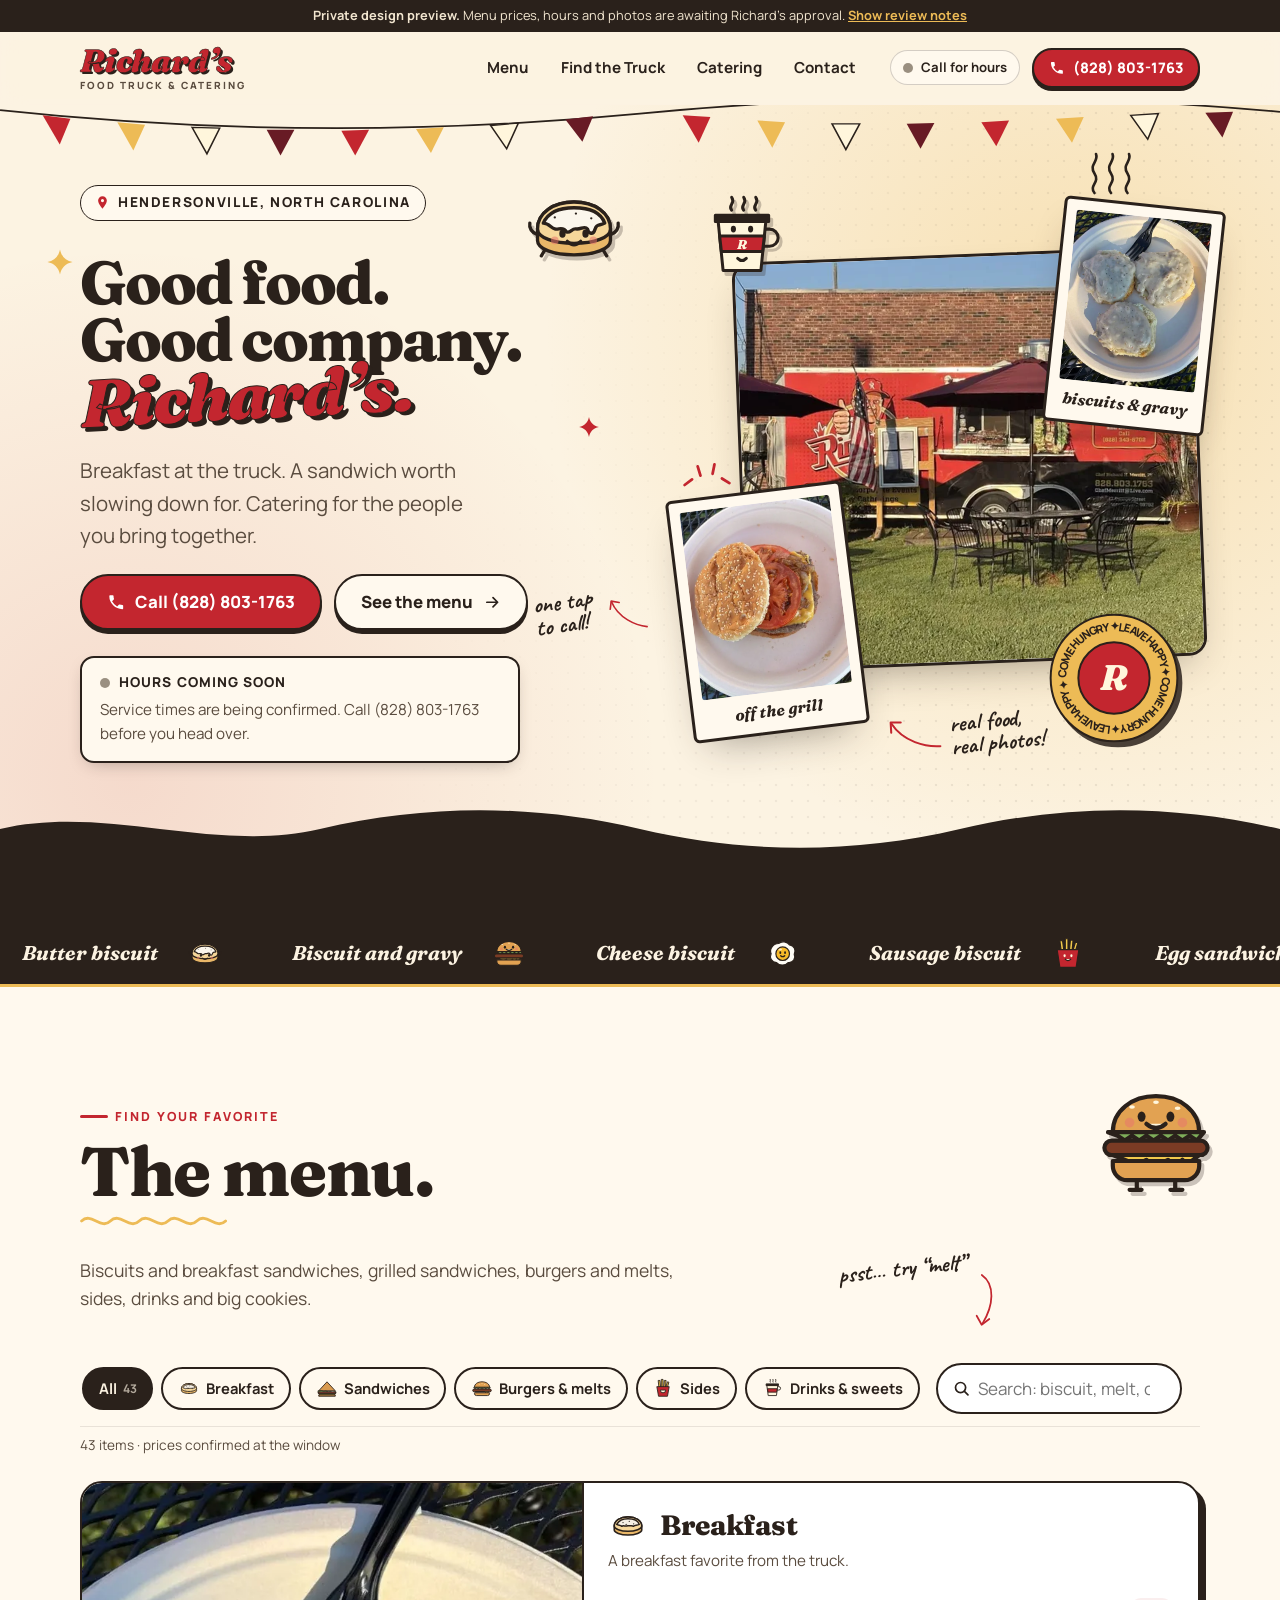
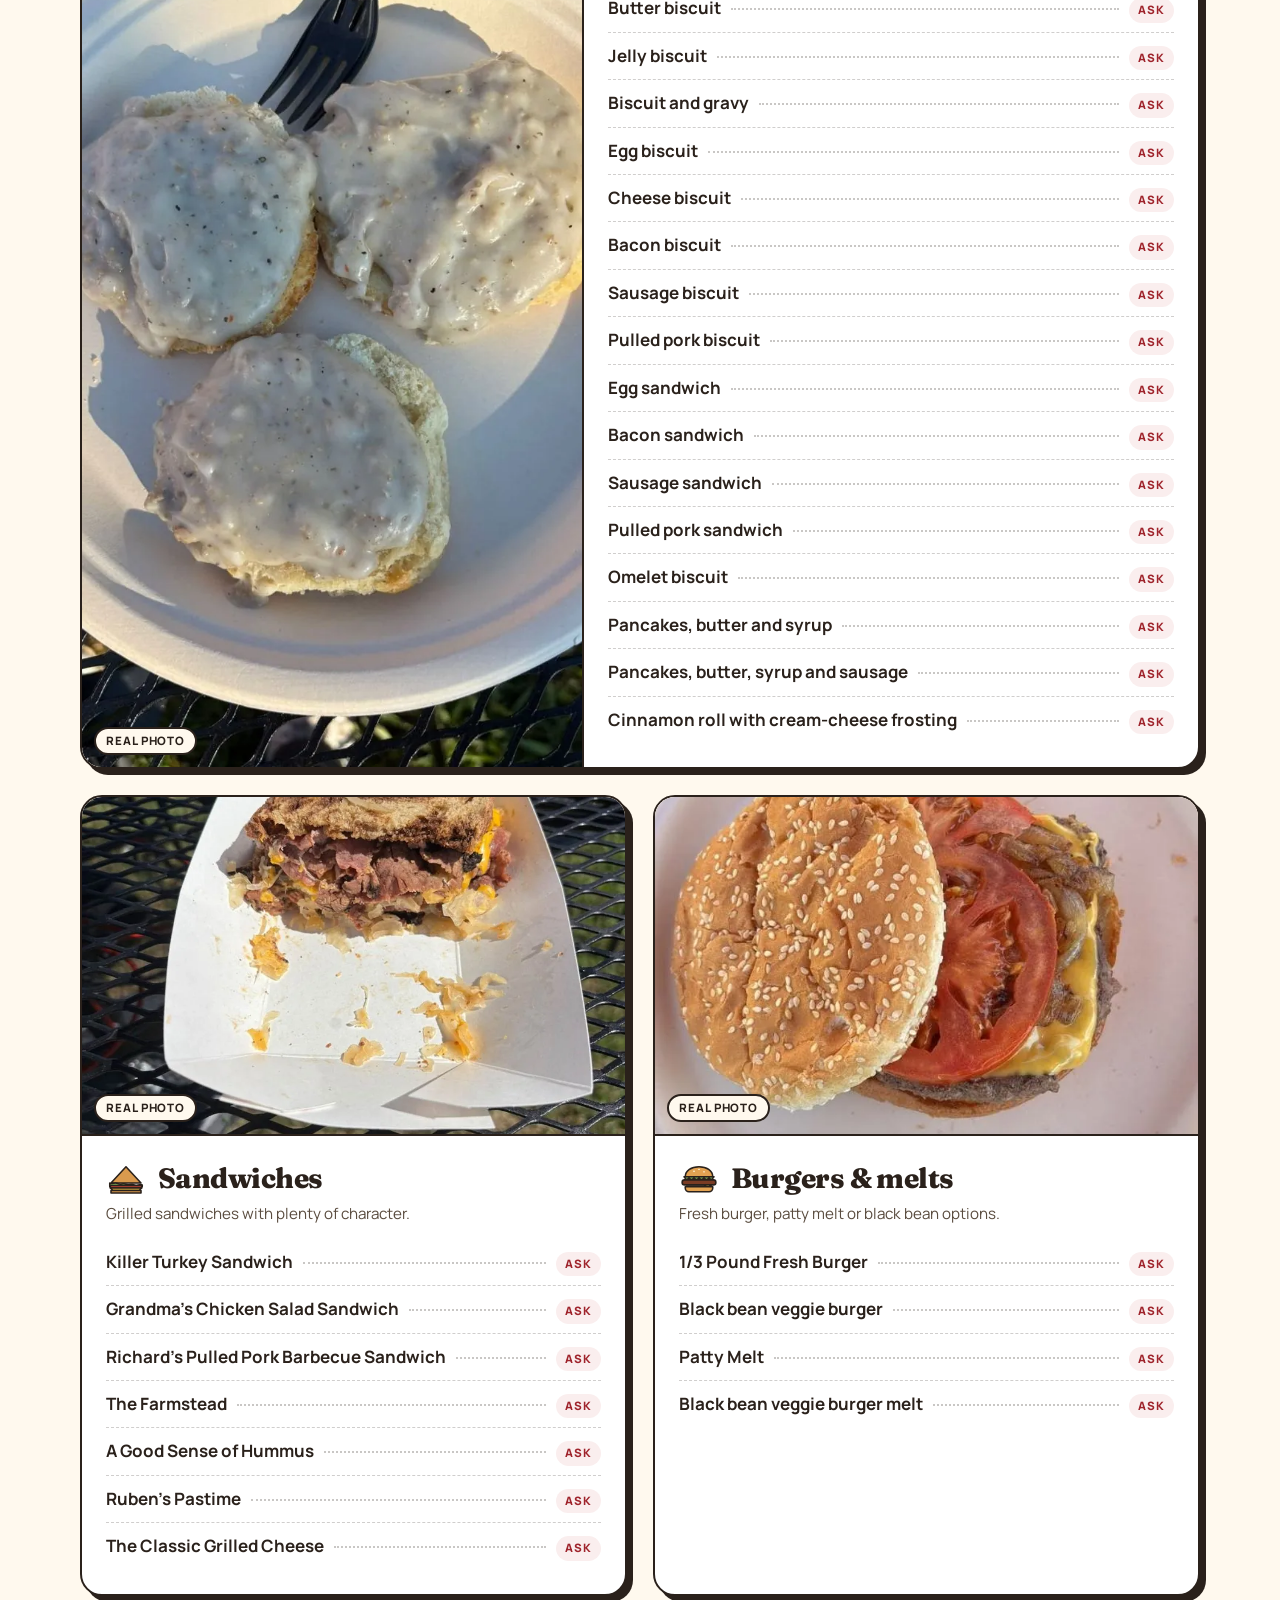
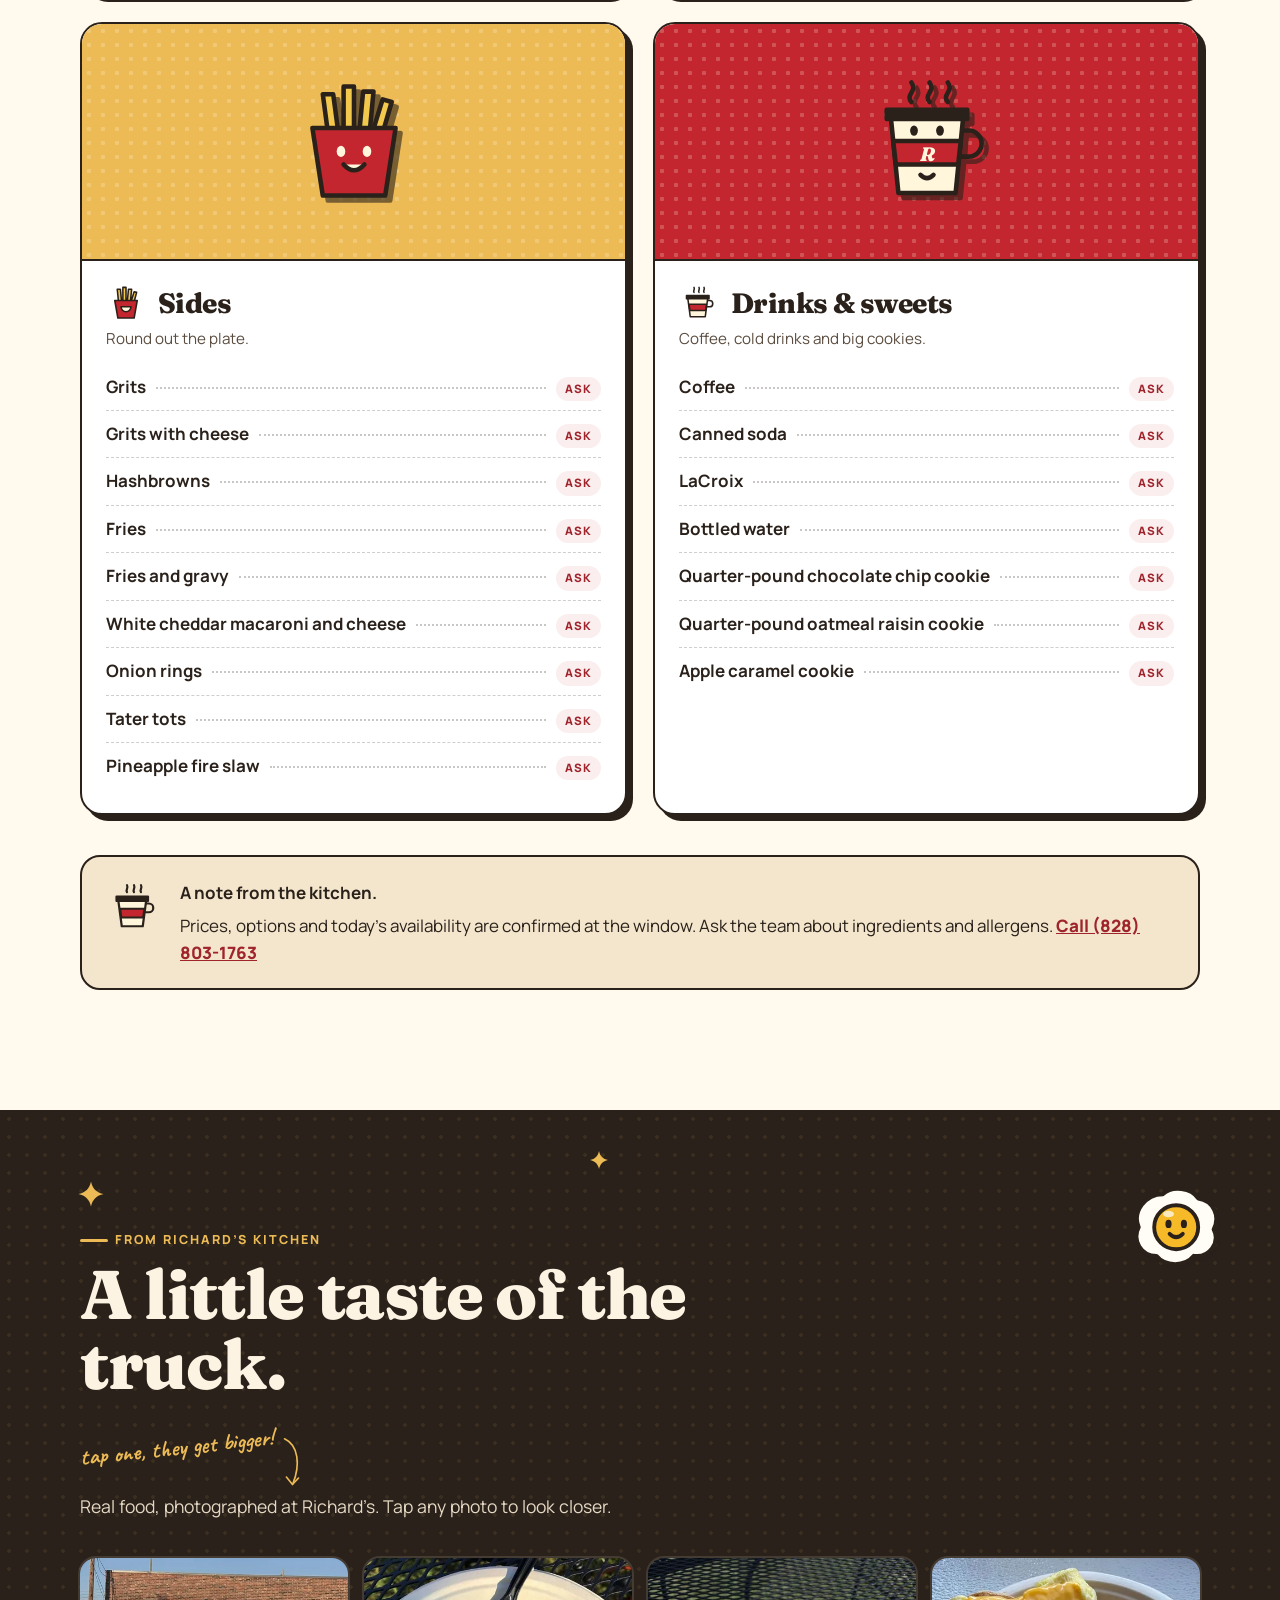
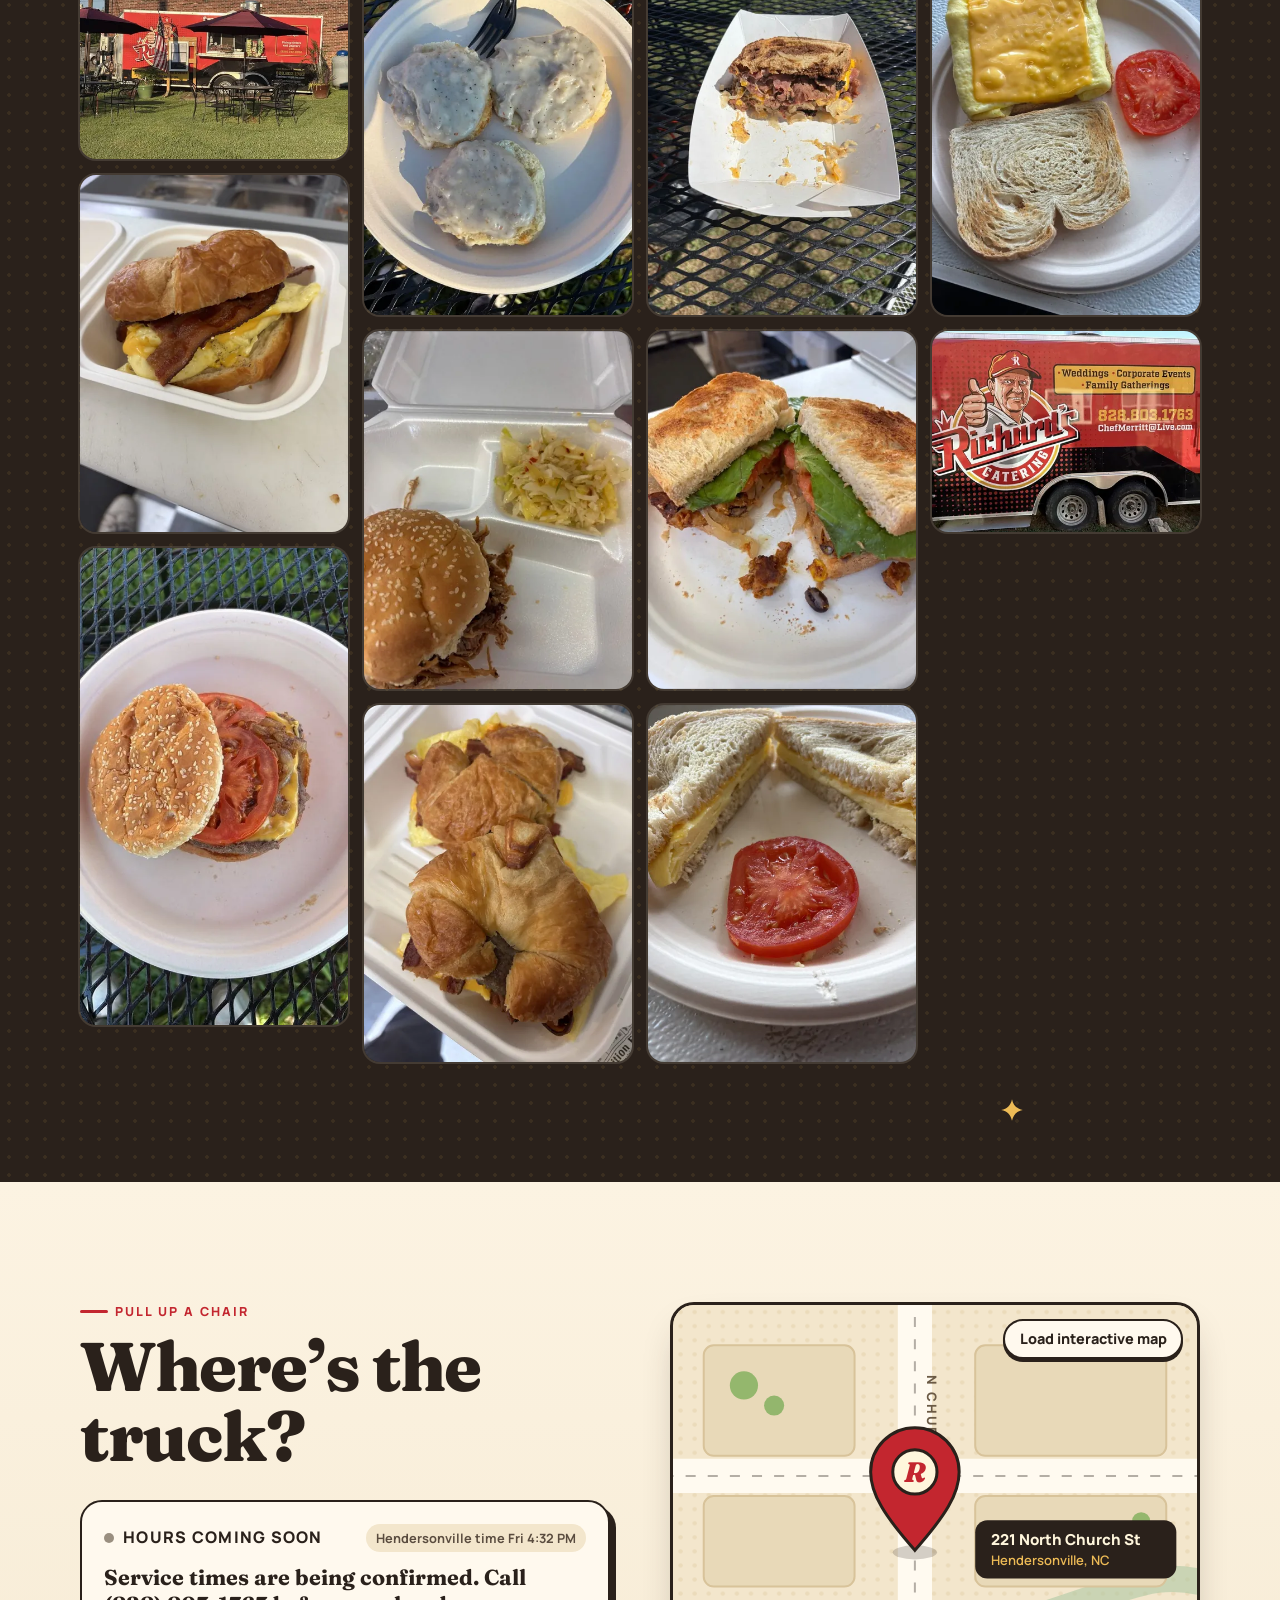
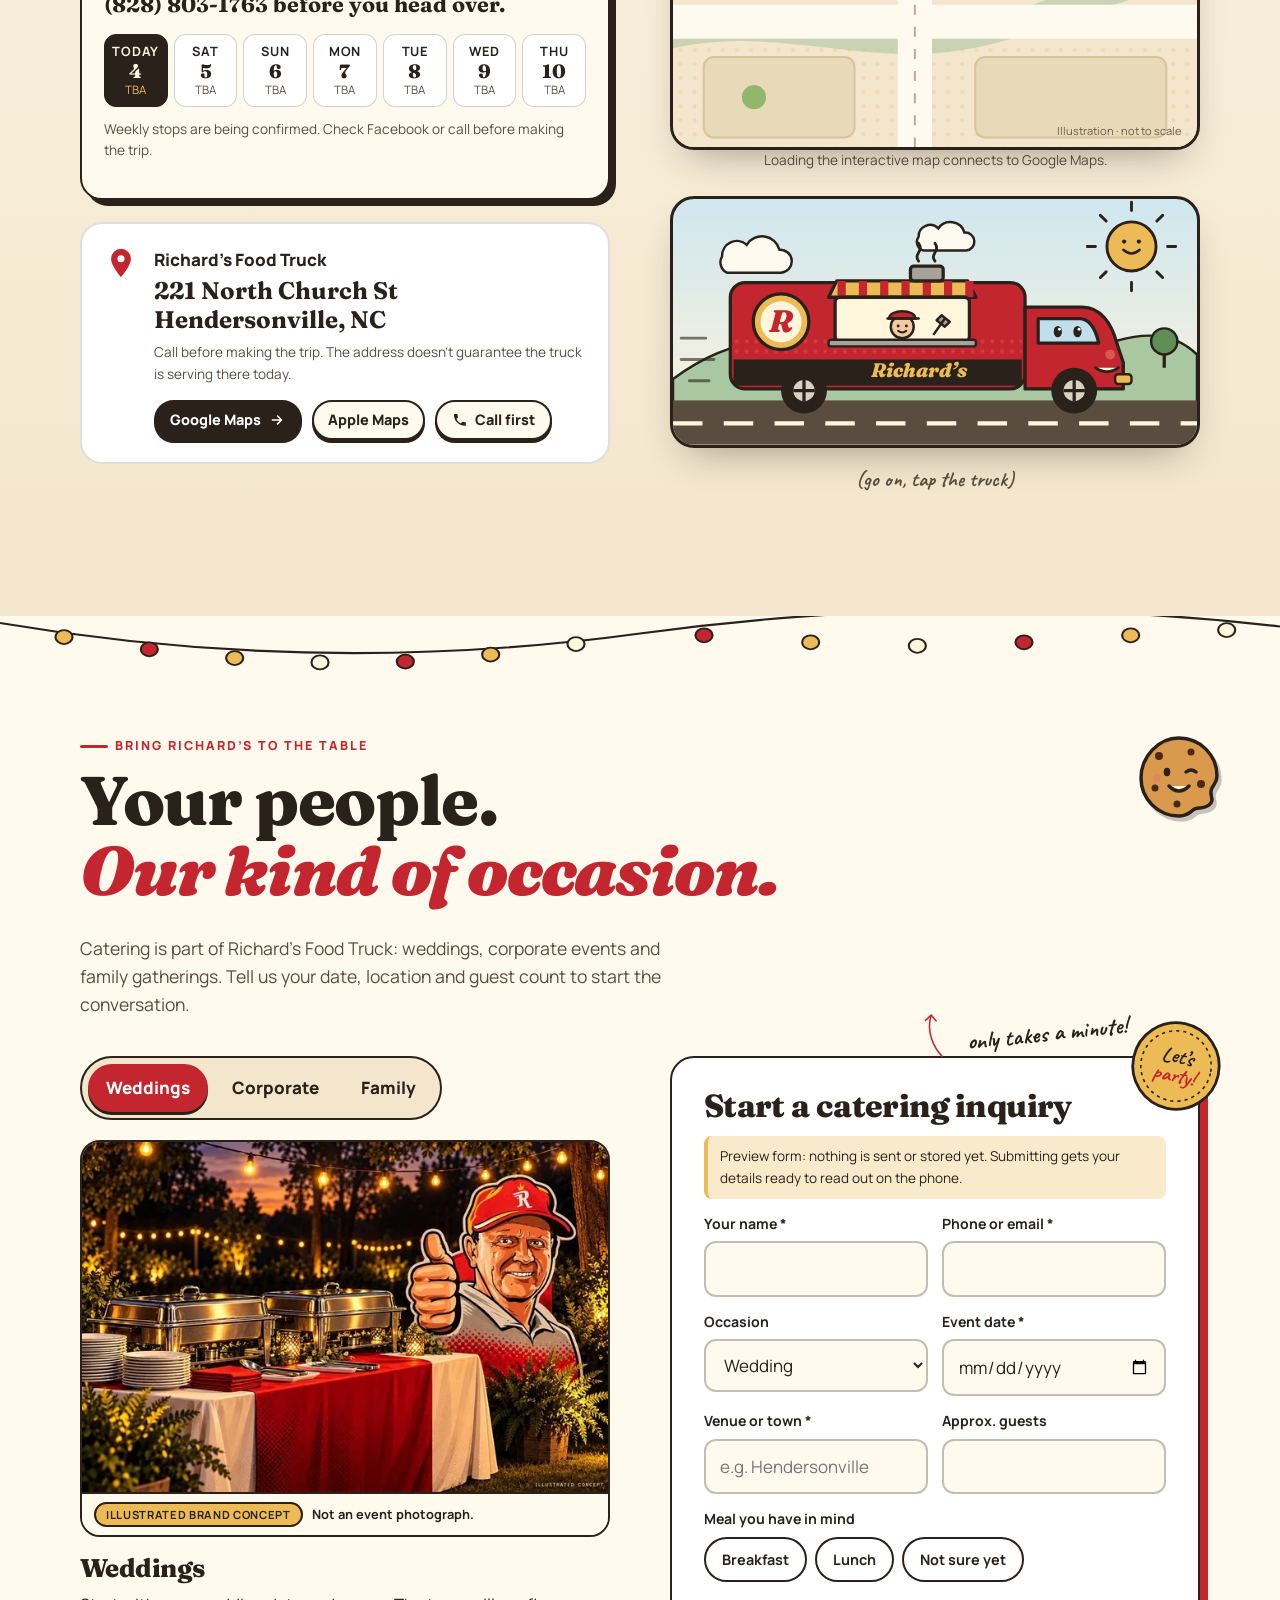
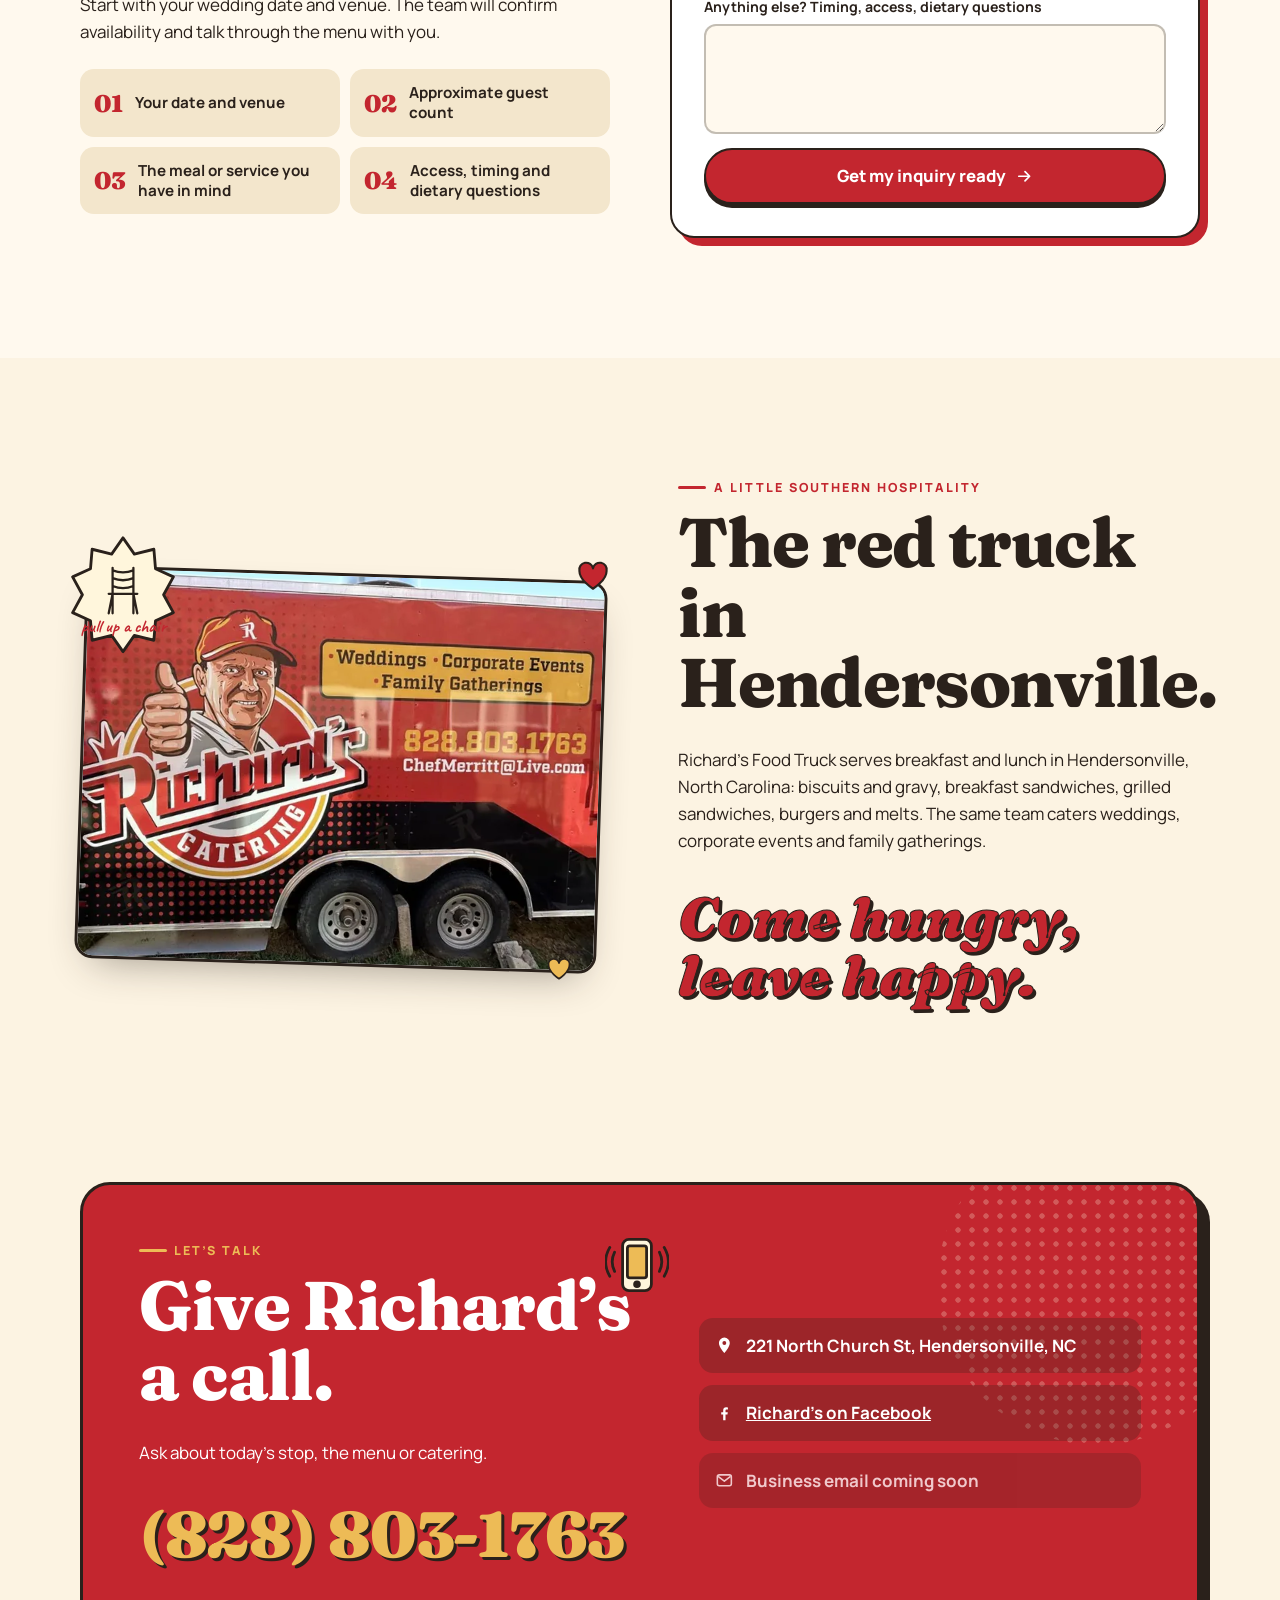
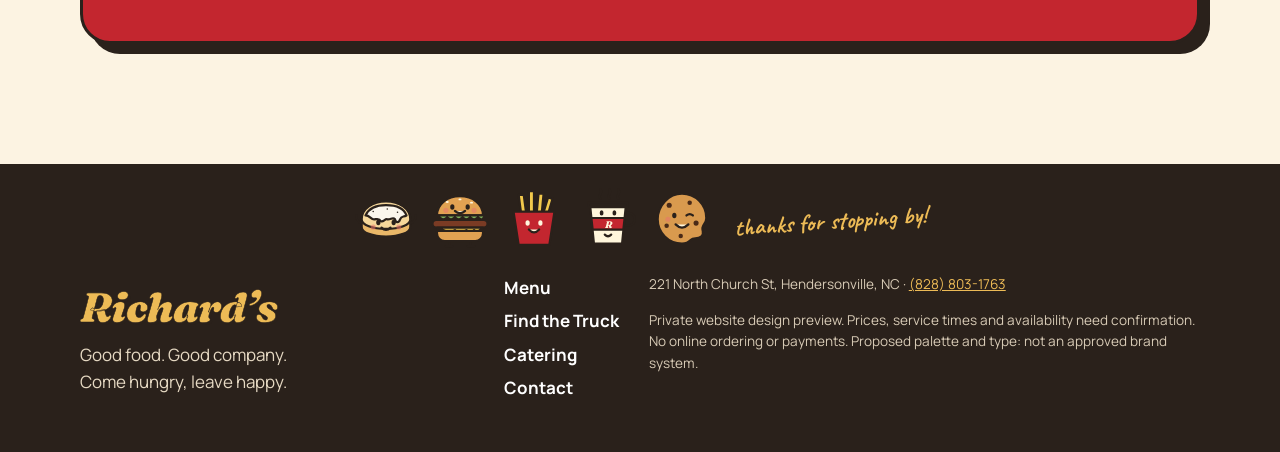
<file: v1/index.html>
<!doctype html>
<html lang="en">
<head>
<meta charset="utf-8">
<meta name="viewport" content="width=device-width,initial-scale=1,viewport-fit=cover">
<!-- PRIVATE PREVIEW: remove "noindex,nofollow" only at approved public launch (see README) -->
<meta name="robots" content="noindex,nofollow">
<title>Richard's Food Truck · Breakfast, Lunch &amp; Catering in Hendersonville, NC</title>
<meta name="description" content="Richard's Food Truck in Hendersonville, North Carolina: biscuits, breakfast sandwiches, burgers, grilled sandwiches and catering for weddings, corporate events and family gatherings. Call (828) 803-1763.">
<meta name="theme-color" content="#9f242c">
<!-- PLACEHOLDER: add <link rel="canonical" href="https://YOUR-DOMAIN/"> once a domain is chosen -->
<meta property="og:type" content="website">
<meta property="og:title" content="Richard's Food Truck · Hendersonville, NC">
<meta property="og:description" content="Good food. Good company. Breakfast, lunch and catering from the red truck in Hendersonville.">
<meta property="og:image" content="assets/img/truck-1100.jpg">
<meta name="twitter:card" content="summary_large_image">
<link rel="icon" href="assets/favicon.svg" type="image/svg+xml">
<link rel="preload" href="assets/fonts/fraunces-latin-wght-normal.woff2" as="font" type="font/woff2" crossorigin>
<link rel="preload" href="assets/fonts/manrope-latin-wght-normal.woff2" as="font" type="font/woff2" crossorigin>
<link rel="preload" as="image" href="assets/img/truck-1100.webp" imagesrcset="assets/img/truck-640.webp 640w, assets/img/truck-1100.webp 1100w" imagesizes="(min-width: 960px) 46vw, 92vw">
<link rel="stylesheet" href="assets/css/site.css">
<!-- Structured data: confirmed facts only. Add url, image (absolute), openingHoursSpecification, sameAs, postalCode once confirmed. -->
<script type="application/ld+json">
{
  "@context": "https://schema.org",
  "@type": "FoodEstablishment",
  "name": "Richard's Food Truck",
  "telephone": "+1-828-803-1763",
  "address": {
    "@type": "PostalAddress",
    "streetAddress": "221 North Church St",
    "addressLocality": "Hendersonville",
    "addressRegion": "NC",
    "addressCountry": "US"
  },
  "description": "Food truck serving breakfast and lunch in Hendersonville, North Carolina, with catering for weddings, corporate events and family gatherings."
}
</script>
</head>
<body>
<a class="skip" href="#main">Skip to content</a>

<!-- SVG sprite: original illustrations/icons for this site (no third-party assets) -->
<svg width="0" height="0" style="position:absolute" aria-hidden="true">
  <defs>
    <symbol id="i-phone" viewBox="0 0 24 24"><path fill="currentColor" d="M6.6 10.8a15.1 15.1 0 0 0 6.6 6.6l2.2-2.2a1 1 0 0 1 1-.25c1.1.37 2.3.57 3.6.57a1 1 0 0 1 1 1V20a1 1 0 0 1-1 1A17 17 0 0 1 3 4a1 1 0 0 1 1-1h3.5a1 1 0 0 1 1 1c0 1.25.2 2.45.57 3.57a1 1 0 0 1-.25 1z"/></symbol>
    <symbol id="i-pin" viewBox="0 0 24 24"><path fill="currentColor" d="M12 2a7 7 0 0 0-7 7c0 5.25 7 13 7 13s7-7.75 7-13a7 7 0 0 0-7-7zm0 9.5A2.5 2.5 0 1 1 12 6.5a2.5 2.5 0 0 1 0 5z"/></symbol>
    <symbol id="i-menu" viewBox="0 0 24 24"><path fill="none" stroke="currentColor" stroke-width="2" stroke-linecap="round" d="M5 7h14M5 12h14M5 17h9"/></symbol>
    <symbol id="i-cal" viewBox="0 0 24 24"><g fill="none" stroke="currentColor" stroke-width="2" stroke-linecap="round"><rect x="3.5" y="5" width="17" height="15" rx="3"/><path d="M8 3v4M16 3v4M3.5 10h17"/></g></symbol>
    <symbol id="i-fb" viewBox="0 0 24 24"><path fill="currentColor" d="M13.5 21v-7.5H16l.4-3h-2.9V8.6c0-.87.25-1.46 1.5-1.46H16.6V4.46A21 21 0 0 0 14.3 4.3c-2.3 0-3.8 1.4-3.8 3.96V10.5H8v3h2.5V21z"/></symbol>
    <symbol id="i-mail" viewBox="0 0 24 24"><g fill="none" stroke="currentColor" stroke-width="2" stroke-linejoin="round"><rect x="3" y="5" width="18" height="14" rx="2.5"/><path d="m4 7 8 6 8-6"/></g></symbol>
    <symbol id="i-arrow" viewBox="0 0 24 24"><path fill="none" stroke="currentColor" stroke-width="2.2" stroke-linecap="round" stroke-linejoin="round" d="M5 12h13M13 6l6 6-6 6"/></symbol>
    <symbol id="i-search" viewBox="0 0 24 24"><g fill="none" stroke="currentColor" stroke-width="2.2" stroke-linecap="round"><circle cx="11" cy="11" r="6.5"/><path d="m16 16 4.5 4.5"/></g></symbol>
    <symbol id="i-x" viewBox="0 0 24 24"><path fill="none" stroke="currentColor" stroke-width="2.4" stroke-linecap="round" d="M6 6l12 12M18 6 6 18"/></symbol>
    <symbol id="i-left" viewBox="0 0 24 24"><path fill="none" stroke="currentColor" stroke-width="2.4" stroke-linecap="round" stroke-linejoin="round" d="m15 5-7 7 7 7"/></symbol>
    <symbol id="i-right" viewBox="0 0 24 24"><path fill="none" stroke="currentColor" stroke-width="2.4" stroke-linecap="round" stroke-linejoin="round" d="m9 5 7 7-7 7"/></symbol>
    <symbol id="i-star" viewBox="0 0 24 24"><path fill="currentColor" d="m12 2 2.9 6.6 7.1.6-5.4 4.7 1.6 7L12 17.3 5.8 21l1.6-7L2 9.2l7.1-.6z"/></symbol>
    <!-- food icons -->
    <symbol id="f-biscuit" viewBox="0 0 64 64"><g stroke="#2a211b" stroke-width="2.5" stroke-linejoin="round"><path fill="#e9b768" d="M10 34c0-9 10-15 22-15s22 6 22 15v6c0 4-10 8-22 8S10 44 10 40z"/><path fill="#f6d79a" d="M10 34c0 4 10 8 22 8s22-4 22-8c0-9-10-15-22-15S10 25 10 34z"/><path fill="#f5efe4" d="M14 31c3-6 10-9 18-9 9 0 16 3 18 9-4 2-7 1-9 3-3-2-6 0-9-1-4 2-7-1-10 1-3-2-5-1-8-3z"/></g><g fill="#2a211b"><circle cx="24" cy="28" r="1"/><circle cx="34" cy="26" r="1"/><circle cx="41" cy="30" r="1"/><circle cx="29" cy="31" r="1"/></g></symbol>
    <symbol id="f-sandwich" viewBox="0 0 64 64"><g stroke="#2a211b" stroke-width="2.5" stroke-linejoin="round"><path fill="#d99a4e" d="M8 40 32 14l24 26z"/><path fill="#7fae5a" d="M6 40c4 3 8-2 13 1s8-2 13 1 8-2 13 1 8-2 13 0v3H6z"/><path fill="#c2453a" d="M7 44h50v4H7z"/><path fill="#f2c94c" d="M7 48h50l-4 4H11z"/><path fill="#d99a4e" d="M8 52h48v4H8z"/></g></symbol>
    <symbol id="f-burger" viewBox="0 0 64 64"><g stroke="#2a211b" stroke-width="2.5" stroke-linejoin="round"><path fill="#e2a252" d="M10 30c0-10 10-16 22-16s22 6 22 16z"/><path fill="#7fae5a" d="M8 30h48l-4 5-4-3-4 3-4-3-4 3-4-3-4 3-4-3-4 3-4-3-4 3z"/><path fill="#7a3b24" d="M9 35h46a4 4 0 0 1 0 8H9a4 4 0 0 1 0-8z"/><path fill="#f2c94c" d="m12 43 40 0-6 5-6-5z"/><path fill="#e2a252" d="M10 46h44v2a6 6 0 0 1-6 6H16a6 6 0 0 1-6-6z"/></g><g fill="#fff6dc"><ellipse cx="24" cy="21" rx="1.6" ry="1"/><ellipse cx="32" cy="18" rx="1.6" ry="1"/><ellipse cx="40" cy="22" rx="1.6" ry="1"/></g></symbol>
    <symbol id="f-fries" viewBox="0 0 64 64"><g stroke="#2a211b" stroke-width="2.5" stroke-linejoin="round"><path fill="#f2c94c" d="M20 30 18 10h5l2 20zM27 30V7h5v23zM34 30l2-20h5l-2 20zM40 30l5-16 4 1-4 15z"/><path fill="#c3262f" d="M14 28h36l-5 28H19z"/><path fill="#fff6dc" d="M24 38a8 8 0 0 0 16 0z"/></g></symbol>
    <symbol id="f-coffee" viewBox="0 0 64 64"><g stroke="#2a211b" stroke-width="2.5" stroke-linejoin="round"><path fill="#fff6dc" d="M14 24h32l-4 30H18z"/><path fill="#c3262f" d="M16 34h28l-1.5 10h-25z"/><path fill="none" d="M45 28h4a5 5 0 0 1 0 10h-5"/><path fill="#2a211b" d="M12 20h36v5H12z"/></g><path class="steam" fill="none" stroke="#2a211b" stroke-width="2.5" stroke-linecap="round" d="M24 15c-2-3 2-4 0-8M32 15c-2-3 2-4 0-8M40 15c-2-3 2-4 0-8"/></symbol>
    <!-- ===== Playful food characters (original, drawn for this site) ===== -->
    <symbol id="c-biscuit" viewBox="0 0 100 100"><g stroke="#2a211b" stroke-width="3.5" stroke-linejoin="round" stroke-linecap="round">
      <path d="M22 70 16 80M78 70l6 10" fill="none"/>
      <path fill="#e9b768" d="M12 52c0-17 17-28 38-28s38 11 38 28v12c0 9-17 15-38 15S12 73 12 64z"/>
      <path fill="#f6d79a" d="M12 52c0 9 17 15 38 15s38-6 38-15c0-17-17-28-38-28S12 35 12 52z"/>
      <path fill="#fbf6ec" d="M18 46c5-11 17-16 32-16 16 0 28 5 32 16-5 3-8 0-10 6-2 7-7 5-8 0-3-4-7 1-12 0-4-1-6 5-10 3-3-6-8-2-12-3-4-1-6-6-12-6z"/>
      <path class="limb wave-l" fill="none" d="M12 58c-6-2-9-7-8-12"/><path class="limb wave-r" fill="none" d="M88 58c6-2 9-7 8-12"/>
      <g class="eyes"><ellipse class="eye" cx="38" cy="57" rx="3.3" ry="4.3" fill="#2a211b" stroke="none"/><ellipse class="eye" cx="62" cy="57" rx="3.3" ry="4.3" fill="#2a211b" stroke="none"/></g>
      <path d="M43 65q7 7 14 0" fill="none"/>
      </g><circle cx="30" cy="64" r="4" fill="#e8776b" opacity=".55"/><circle cx="70" cy="64" r="4" fill="#e8776b" opacity=".55"/><g fill="#2a211b"><circle cx="30" cy="40" r="1.2"/><circle cx="52" cy="36" r="1.2"/><circle cx="68" cy="41" r="1.2"/></g></symbol>

    <symbol id="c-burger" viewBox="0 0 100 100"><g stroke="#2a211b" stroke-width="3.5" stroke-linejoin="round" stroke-linecap="round">
      <path d="M34 86v8M66 86v8" fill="none"/><path d="M28 94h10M62 94h10" fill="none"/>
      <path fill="#e2a252" d="M14 46c0-18 16-30 36-30s36 12 36 30z"/>
      <path fill="#7fae5a" d="M10 46h80l-6 7-6-4-6 4-6-4-6 4-6-4-6 4-6-4-6 4-6-4-6 4-6-4z"/>
      <path fill="#7a3b24" d="M13 53h74a6 6 0 0 1 0 12H13a6 6 0 0 1 0-12z"/>
      <path fill="#f2c94c" d="M14 65h72l-10 8-4-4-6 6-6-6-12 6-6-6-8 4z"/>
      <path fill="#e2a252" d="M14 70h72v4a12 12 0 0 1-12 12H26a12 12 0 0 1-12-12z"/>
      <g class="eyes"><ellipse class="eye" cx="38" cy="33" rx="3.3" ry="4.3" fill="#2a211b" stroke="none"/><ellipse class="eye" cx="62" cy="33" rx="3.3" ry="4.3" fill="#2a211b" stroke="none"/></g>
      <path d="M42 39q8 7 16 0" fill="#fff6dc"/>
      </g><circle cx="28" cy="38" r="4" fill="#e8776b" opacity=".55"/><circle cx="72" cy="38" r="4" fill="#e8776b" opacity=".55"/><g fill="#fff6dc"><ellipse cx="30" cy="25" rx="2.4" ry="1.4"/><ellipse cx="50" cy="21" rx="2.4" ry="1.4"/><ellipse cx="68" cy="26" rx="2.4" ry="1.4"/></g></symbol>

    <symbol id="c-coffee" viewBox="0 0 100 100"><g stroke="#2a211b" stroke-width="3.5" stroke-linejoin="round" stroke-linecap="round">
      <g class="steam" fill="none"><path d="M38 20c-5-6 5-8 0-15"/><path d="M52 20c-5-6 5-8 0-15"/><path d="M66 20c-5-6 5-8 0-15"/></g>
      <path fill="none" d="M76 42h6a10 10 0 0 1 0 20h-8"/>
      <path fill="#fff6dc" d="M22 30h56l-6 60H28z"/>
      <path fill="#c3262f" d="M24 50h52l-2 18H26z"/>
      <path fill="#2a211b" d="M19 26h62v7H19z"/>
      <g class="eyes"><ellipse class="eye" cx="40" cy="42" rx="3" ry="4" fill="#2a211b" stroke="none"/><ellipse class="eye" cx="60" cy="42" rx="3" ry="4" fill="#2a211b" stroke="none"/></g>
      <path d="M45 76q5 5 10 0" fill="none"/>
      </g><text x="50" y="65" text-anchor="middle" font-family="Fraunces,serif" font-style="italic" font-weight="900" font-size="15" fill="#fff6dc">R</text></symbol>

    <symbol id="c-cookie" viewBox="0 0 100 100"><g stroke="#2a211b" stroke-width="3.5" stroke-linejoin="round" stroke-linecap="round">
      <path fill="#d99a4e" d="M50 12c21 0 38 17 38 38 0 8-5 9-6 15s4 9-2 14-12 1-16 5-8 6-14 6c-21 0-38-17-38-38s17-40 38-40z"/>
      <g class="eyes"><ellipse class="eye" cx="38" cy="46" rx="3.3" ry="4.3" fill="#2a211b" stroke="none"/></g><path d="M57 46q5-4 10 0" fill="none"/>
      <path d="M40 60q10 10 20 0" fill="#fff6dc"/>
      </g><g fill="#4a2a17"><circle cx="30" cy="30" r="4"/><circle cx="62" cy="26" r="3.5"/><circle cx="72" cy="58" r="4"/><circle cx="26" cy="62" r="3.5"/><circle cx="48" cy="78" r="3.5"/></g><circle cx="28" cy="52" r="4" fill="#e8776b" opacity=".55"/></symbol>

    <symbol id="c-fries" viewBox="0 0 100 100"><g stroke="#2a211b" stroke-width="3.5" stroke-linejoin="round" stroke-linecap="round">
      <g class="fry-row" fill="#f2c94c"><path d="M30 44 26 14h8l4 30z"/><path d="M42 44V8h8v36z"/><path d="M54 44l3-32h8l-3 32z"/><path d="M64 44l8-26 7 2-7 24z"/></g>
      <path fill="#c3262f" d="M18 40h64l-8 52H26z"/>
      <g class="eyes"><ellipse class="eye" cx="40" cy="58" rx="3.3" ry="4.3" fill="#fff6dc" stroke="none"/><ellipse class="eye" cx="60" cy="58" rx="3.3" ry="4.3" fill="#fff6dc" stroke="none"/></g>
      <path d="M42 68q8 9 16 0" fill="#fff6dc"/>
      </g></symbol>

    <symbol id="c-egg" viewBox="0 0 100 100"><g stroke="#2a211b" stroke-width="3.5" stroke-linejoin="round">
      <path fill="#fffdf6" d="M18 52c-6-14 6-30 22-30 8-8 26-6 32 4 14 2 20 16 14 28 6 12-4 26-18 24-8 10-26 10-34 0-14 0-22-14-16-26z"/>
      <circle cx="52" cy="52" r="20" fill="#f6b928"/>
      <g class="eyes"><ellipse class="eye" cx="45" cy="49" rx="2.8" ry="3.8" fill="#2a211b" stroke="none"/><ellipse class="eye" cx="59" cy="49" rx="2.8" ry="3.8" fill="#2a211b" stroke="none"/></g>
      <path d="M46 58q6 6 12 0" fill="none" stroke-linecap="round"/>
      </g><ellipse cx="45" cy="40" rx="5" ry="3" fill="#fff" opacity=".7"/></symbol>

    <symbol id="d-arrow" viewBox="0 0 120 60"><path d="M6 46C30 52 70 50 96 22" fill="none" stroke="currentColor" stroke-width="3.5" stroke-linecap="round"/><path d="M80 18l17 3-4 17" fill="none" stroke="currentColor" stroke-width="3.5" stroke-linecap="round" stroke-linejoin="round"/></symbol>
    <symbol id="d-arrow-down" viewBox="0 0 60 120"><path d="M14 6c30 14 34 56 18 96" fill="none" stroke="currentColor" stroke-width="3.5" stroke-linecap="round"/><path d="M18 88l13 16 13-14" fill="none" stroke="currentColor" stroke-width="3.5" stroke-linecap="round" stroke-linejoin="round"/></symbol>
    <symbol id="d-sparkle" viewBox="0 0 40 40"><path d="M20 2c2 10 8 16 18 18-10 2-16 8-18 18-2-10-8-16-18-18C12 18 18 12 20 2z" fill="currentColor"/></symbol>
    <symbol id="d-squiggle" viewBox="0 0 200 20"><path d="M2 10c12-12 24 12 36 0s24 12 36 0 24 12 36 0 24 12 36 0 24 12 36 0" fill="none" stroke="currentColor" stroke-width="3.5" stroke-linecap="round"/></symbol>
    <symbol id="d-heart" viewBox="0 0 40 40"><path d="M20 35S4 25 4 14a8 8 0 0 1 16-3 8 8 0 0 1 16 3c0 11-16 21-16 21z" fill="currentColor" stroke="#2a211b" stroke-width="2.5" stroke-linejoin="round"/></symbol>
    <symbol id="d-chair" viewBox="0 0 60 80"><g fill="none" stroke="#2a211b" stroke-width="3.5" stroke-linecap="round" stroke-linejoin="round"><path d="M14 6v70M46 6v70M14 10c10 4 22 4 32 0M14 22c10 4 22 4 32 0M14 34c10 4 22 4 32 0M8 46h44M14 46l-6 30M46 46l6 30"/></g></symbol>
    <symbol id="d-phone" viewBox="0 0 80 80"><g stroke="#2a211b" stroke-width="3.5" stroke-linejoin="round" stroke-linecap="round"><rect x="22" y="8" width="36" height="64" rx="8" fill="#fff6dc"/><rect x="28" y="16" width="24" height="40" rx="3" fill="#edbb56"/><circle cx="40" cy="64" r="3" fill="#2a211b"/><g class="ring" fill="none"><path d="M12 24c-4 8-4 16 0 24M6 18c-7 12-7 24 0 36M68 24c4 8 4 16 0 24M74 18c7 12 7 24 0 36"/></g></g></symbol>
    <symbol id="d-sizzle" viewBox="0 0 60 40"><g fill="none" stroke="currentColor" stroke-width="3" stroke-linecap="round"><path d="M6 30l8-6M20 10l3 10M38 8l-2 10M54 28l-8-5"/></g></symbol>
    <pattern id="ht-sand" width="14" height="14" patternUnits="userSpaceOnUse"><circle cx="7" cy="7" r="2.2" fill="#e2cfa8"/></pattern><pattern id="ht-red" width="12" height="12" patternUnits="userSpaceOnUse"><circle cx="6" cy="6" r="2.4" fill="#e2423f"/></pattern>
  </defs>
</svg>

<div class="preview-ribbon" role="note">
  <strong>Private design preview.</strong><span class="rib-long"> Menu prices, hours and photos are awaiting Richard's approval.</span><span class="rib-short"> Prices &amp; hours pending.</span> <a href="?review=1" class="review-toggle">Show review notes</a>
</div>

<div id="specials" class="specials" hidden aria-live="polite"></div>

<header class="site-header" id="top">
  <div class="wrap header-inner">
    <a class="wordmark" href="#top" aria-label="Richard's Food Truck, back to top">
      <span class="wm-script">Richard’s</span>
      <span class="wm-sub">Food Truck &amp; Catering</span>
    </a>
    <nav class="main-nav" aria-label="Main">
      <ul>
        <li><a href="#menu">Menu</a></li>
        <li><a href="#find">Find the Truck</a></li>
        <li><a href="#catering">Catering</a></li>
        <li><a href="#contact">Contact</a></li>
      </ul>
    </nav>
    <div class="header-cta">
      <span class="status-pill" data-status-pill><span class="dot"></span><span class="txt">Checking hours…</span></span>
      <a class="btn btn-red btn-sm" href="tel:+18288031763"><svg class="ic"><use href="#i-phone"/></svg><span>(828) 803-1763</span></a>
    </div>
  </div>
</header>

<main id="main">

<!-- HERO -->
<section class="hero" aria-labelledby="hero-title">
  <svg class="bunting" viewBox="0 0 1200 70" preserveAspectRatio="none" aria-hidden="true">
    <path d="M0 6 Q300 46 600 10 T1200 8" fill="none" stroke="#2a211b" stroke-width="2"/>
    <g class="flags">
      <path d="M40 12 l26 4 -10 30z" fill="#c3262f"/><path d="M110 20 l26 3 -11 30z" fill="#edbb56"/><path d="M180 26 l26 1 -12 30z" fill="#fff6dc" stroke="#2a211b" stroke-width="1.5"/><path d="M250 29 l26 0 -13 30z" fill="#681b25"/><path d="M320 30 l26 -1 -13 30z" fill="#c3262f"/><path d="M390 28 l26 -2 -12 30z" fill="#edbb56"/><path d="M460 24 l26 -3 -11 30z" fill="#fff6dc" stroke="#2a211b" stroke-width="1.5"/><path d="M530 17 l26 -4 -10 30z" fill="#681b25"/>
      <path d="M640 12 l26 2 -11 30z" fill="#c3262f"/><path d="M710 18 l26 2 -12 30z" fill="#edbb56"/><path d="M780 22 l26 0 -13 30z" fill="#fff6dc" stroke="#2a211b" stroke-width="1.5"/><path d="M850 22 l26 -1 -13 30z" fill="#681b25"/><path d="M920 20 l26 -2 -12 30z" fill="#c3262f"/><path d="M990 16 l26 -2 -11 30z" fill="#edbb56"/><path d="M1060 12 l26 -2 -10 30z" fill="#fff6dc" stroke="#2a211b" stroke-width="1.5"/><path d="M1130 9 l26 -1 -10 30z" fill="#681b25"/>
    </g>
  </svg>
  <div class="wrap hero-grid">
    <div class="hero-copy">
      <p class="eyebrow reveal"><svg class="ic"><use href="#i-pin"/></svg> Hendersonville, North Carolina</p>
      <svg class="char char-hero-biscuit wiggle-hover" viewBox="0 0 100 100" aria-hidden="true"><use href="#c-biscuit"/></svg>
      <h1 id="hero-title" class="reveal"><svg class="spark s1" viewBox="0 0 40 40" aria-hidden="true"><use href="#d-sparkle"/></svg><svg class="spark s2" viewBox="0 0 40 40" aria-hidden="true"><use href="#d-sparkle"/></svg><span class="nw">Good food.</span><br><span class="nw">Good company.</span><br><span class="script">Richard’s.</span></h1>
      <p class="lede reveal">Breakfast at the truck. A sandwich worth slowing down for. Catering for the people you bring together.</p>
      <div class="hero-actions reveal">
        <div class="callout callout-call" aria-hidden="true"><svg viewBox="0 0 120 60"><use href="#d-arrow"/></svg><span>one tap<br>to call!</span></div>
        <a class="btn btn-red btn-lg" href="tel:+18288031763"><svg class="ic"><use href="#i-phone"/></svg> Call (828) 803-1763</a>
        <a class="btn btn-ghost btn-lg" href="#menu">See the menu <svg class="ic"><use href="#i-arrow"/></svg></a>
      </div>
      <a class="status-card reveal" href="#find" data-status-card>
        <span class="status-badge"><span class="dot"></span><span data-status-label>Checking…</span></span>
        <span class="status-detail" data-status-detail>Loading today’s schedule</span>
      </a>
    </div>
    <div class="hero-art" aria-hidden="false">
      <figure class="photo photo-main tilt-l">
        <picture>
          <source type="image/webp" srcset="assets/img/truck-640.webp 640w, assets/img/truck-1100.webp 1100w" sizes="(min-width: 960px) 46vw, 92vw">
          <img src="assets/img/truck-1100.jpg" srcset="assets/img/truck-640.jpg 640w, assets/img/truck-1100.jpg 1100w" sizes="(min-width: 960px) 46vw, 92vw" width="1100" height="825" alt="Richard's red food truck with burgundy umbrellas and patio tables on the lawn" fetchpriority="high">
        </picture>
      </figure>
      <figure class="photo photo-polaroid p1 float-a">
        <picture><source type="image/webp" srcset="assets/img/burger-480.webp"><img src="assets/img/burger-480.jpg" width="480" height="853" alt="A burger from Richard's on a sesame bun with tomato" loading="lazy"></picture>
        <figcaption>off the grill</figcaption>
      </figure>
      <figure class="photo photo-polaroid p2 float-b">
        <picture><source type="image/webp" srcset="assets/img/biscuits-480.webp"><img src="assets/img/biscuits-480.jpg" width="480" height="640" alt="Biscuits and gravy from Richard's" loading="lazy"></picture>
        <figcaption>biscuits &amp; gravy</figcaption>
      </figure>
      <svg class="steam-doodle" viewBox="0 0 80 60" aria-hidden="true"><g fill="none" stroke="#2a211b" stroke-width="3.5" stroke-linecap="round"><path d="M18 56c-8-10 8-14 0-26s6-16 2-26"/><path d="M40 56c-8-10 8-14 0-26s6-16 2-26"/><path d="M62 56c-8-10 8-14 0-26s6-16 2-26"/></g></svg>
      <svg class="sizzle-doodle" viewBox="0 0 60 40" aria-hidden="true"><use href="#d-sizzle"/></svg>
      <div class="callout callout-photo" aria-hidden="true"><span>real food,<br>real photos!</span><svg viewBox="0 0 120 60"><use href="#d-arrow"/></svg></div>
      <svg class="char char-hero-coffee wiggle-hover" viewBox="0 0 100 100" aria-hidden="true"><use href="#c-coffee"/></svg>
      <svg class="sticker spin" data-egg-sticker viewBox="0 0 200 200" role="img" aria-label="Come hungry, leave happy">
        <defs><path id="circ" d="M100 100 m-72 0 a72 72 0 1 1 144 0 a72 72 0 1 1 -144 0"/></defs>
        <circle cx="100" cy="100" r="96" fill="#edbb56" stroke="#2a211b" stroke-width="3"/>
        <circle cx="100" cy="100" r="54" fill="#c3262f" stroke="#2a211b" stroke-width="3"/>
        <text font-family="Manrope, sans-serif" font-size="17" font-weight="800" fill="#2a211b"><textPath href="#circ" textLength="448" lengthAdjust="spacing">COME HUNGRY ✦ LEAVE HAPPY ✦ COME HUNGRY ✦ LEAVE HAPPY ✦</textPath></text>
        <text x="100" y="118" text-anchor="middle" font-family="Fraunces, serif" font-style="italic" font-weight="900" font-size="54" fill="#fff6dc">R</text>
      </svg>
    </div>
  </div>
  <svg class="wave" viewBox="0 0 1440 60" preserveAspectRatio="none" aria-hidden="true"><path d="M0 30c120-30 240 30 360 0s240-30 360 0 240 30 360 0 240-30 360 0v30H0z" fill="#2a211b"/></svg>
</section>

<!-- Character parade -->
<div class="parade" aria-hidden="true">
  <div class="parade-track">
    <svg viewBox="0 0 100 100" class="pc"><use href="#c-biscuit"/></svg><svg viewBox="0 0 100 100" class="pc"><use href="#c-burger"/></svg><svg viewBox="0 0 100 100" class="pc"><use href="#c-egg"/></svg><svg viewBox="0 0 100 100" class="pc"><use href="#c-fries"/></svg><svg viewBox="0 0 100 100" class="pc"><use href="#c-coffee"/></svg><svg viewBox="0 0 100 100" class="pc"><use href="#c-cookie"/></svg>
  </div>
</div>
<!-- TICKER -->
<div class="ticker" aria-hidden="true"><div class="ticker-track" data-ticker></div></div>

<!-- MENU -->
<section class="section menu-section" id="menu" aria-labelledby="menu-title">
  <div class="wrap">
    <svg class="char char-menu-burger wiggle-hover" viewBox="0 0 100 100" aria-hidden="true"><use href="#c-burger"/></svg>
    <div class="callout callout-search" aria-hidden="true"><span>psst… try “melt”</span><svg viewBox="0 0 60 120"><use href="#d-arrow-down"/></svg></div>
    <div class="section-head">
      <p class="kicker">Find your favorite</p>
      <h2 id="menu-title">The menu.<svg class="title-squiggle" viewBox="0 0 200 20" aria-hidden="true"><use href="#d-squiggle"/></svg></h2>
      <p class="section-sub">Biscuits and breakfast sandwiches, grilled sandwiches, burgers and melts, sides, drinks and big cookies.</p>
    </div>

    <div class="menu-tools" role="search">
      <div class="chips" role="group" aria-label="Filter by category" data-cat-chips></div>
      <label class="search">
        <svg class="ic"><use href="#i-search"/></svg>
        <span class="sr-only">Search the menu</span>
        <input type="search" placeholder="Search: biscuit, melt, cookie…" data-menu-search autocomplete="off">
      </label>
      <div class="chips diet" role="group" aria-label="Dietary filters" data-diet-chips hidden></div>
    </div>
    <p class="menu-count" aria-live="polite" data-menu-count></p>

    <div class="menu-grid" data-menu-grid>
      <!-- Rendered from data/menu.json. Static fallback below for no-JS and crawlers. -->
      <noscript><p>Breakfast: biscuits (butter, jelly, gravy, egg, cheese, bacon, sausage, pulled pork, omelet), breakfast sandwiches, pancakes, cinnamon roll. Sandwiches: Killer Turkey Sandwich, Grandma's Chicken Salad Sandwich, Richard's Pulled Pork Barbecue Sandwich, The Farmstead, A Good Sense of Hummus, Ruben's Pastime, The Classic Grilled Cheese. Burgers &amp; melts: 1/3 Pound Fresh Burger, Black bean veggie burger, Patty Melt, Black bean veggie burger melt. Sides, drinks and cookies. Call (828) 803-1763 for prices.</p></noscript>
    </div>

    <aside class="kitchen-note">
      <svg class="note-icon" aria-hidden="true"><use href="#f-coffee"/></svg>
      <div>
        <strong>A note from the kitchen.</strong>
        <p>Prices, options and today’s availability are confirmed at the window. Ask the team about ingredients and allergens. <a href="tel:+18288031763">Call (828) 803-1763</a></p>
        <p class="review-only">REVIEW: Menu names are a draft transcribed from photographed menus (Oct 10). Prices, descriptions and dietary tags are intentionally empty until Richard's confirms them in <code>data/menu.json</code>.</p>
      </div>
    </aside>
  </div>
</section>

<!-- GALLERY -->
<section class="section gallery-section" id="gallery" aria-labelledby="gallery-title">
  <svg class="spark g1" viewBox="0 0 40 40" aria-hidden="true"><use href="#d-sparkle"/></svg><svg class="spark g2" viewBox="0 0 40 40" aria-hidden="true"><use href="#d-sparkle"/></svg><svg class="spark g3" viewBox="0 0 40 40" aria-hidden="true"><use href="#d-sparkle"/></svg>
  <svg class="char char-gallery-egg wiggle-hover" viewBox="0 0 100 100" aria-hidden="true"><use href="#c-egg"/></svg>
  <div class="wrap">
    <div class="section-head light">
      <p class="kicker">From Richard’s kitchen</p>
      <h2 id="gallery-title">A little taste of the truck.</h2>
      <div class="callout callout-gallery light" aria-hidden="true"><span>tap one, they get bigger!</span><svg viewBox="0 0 60 120"><use href="#d-arrow-down"/></svg></div>
      <p class="section-sub">Real food, photographed at Richard’s. Tap any photo to look closer.</p>
    </div>
    <div class="gallery" data-gallery></div>
    <p class="fine light review-only">REVIEW: these are the unretouched original photos supplied (including the “ACTUAL ORIGINAL” images from the presentation-concept PDF). None of the AI-styled serving studies are used. Clean camera originals and approval are needed before public use.</p>
  </div>
</section>

<!-- FIND THE TRUCK -->
<section class="section find-section" id="find" aria-labelledby="find-title">
  <div class="wrap find-grid">
    <div class="find-copy">
      <p class="kicker">Pull up a chair</p>
      <h2 id="find-title">Where’s the truck?</h2>
      <div class="live-card" data-live-card>
        <div class="live-top">
          <span class="status-badge big"><span class="dot"></span><span data-status-label>Checking…</span></span>
          <span class="live-clock" data-clock></span>
        </div>
        <p class="live-detail" data-status-detail>Loading today’s schedule</p>
        <ol class="week" data-week aria-label="Next seven days"></ol>
        <p class="fine" data-sched-note></p>
      </div>
      <div class="address-card">
        <svg class="ic big"><use href="#i-pin"/></svg>
        <div>
          <p class="addr-label">Richard’s Food Truck</p>
          <address>221 North Church St<br>Hendersonville, NC</address>
          <p class="fine">Call before making the trip. The address doesn’t guarantee the truck is serving there today.</p>
          <p class="fine review-only">REVIEW: recorded as “business address or current service location”. Confirm it is the public walk-up spot before launch.</p>
          <div class="btn-row">
            <a class="btn btn-dark btn-sm" href="https://www.google.com/maps/search/?api=1&amp;query=221%20North%20Church%20St%2C%20Hendersonville%2C%20NC" target="_blank" rel="noopener">Google Maps <svg class="ic"><use href="#i-arrow"/></svg></a>
            <a class="btn btn-ghost btn-sm" href="https://maps.apple.com/?q=221%20North%20Church%20St%2C%20Hendersonville%2C%20NC" target="_blank" rel="noopener">Apple Maps</a>
            <a class="btn btn-ghost btn-sm" href="tel:+18288031763"><svg class="ic"><use href="#i-phone"/></svg> Call first</a>
          </div>
        </div>
      </div>
    </div>

    <div class="map-wrap">
      <div class="map-card" data-map>
        <!-- Original illustration (not to scale). Real map loads only on request. -->
        <svg class="map-art" viewBox="0 0 520 440" role="img" aria-label="Illustrated map pin for 221 North Church St, Hendersonville (not to scale)">
          <rect width="520" height="440" fill="#f3e6cc"/>
          <rect width="520" height="440" fill="url(#ht-sand)" opacity=".5"/>
          <path d="M-10 330 C120 300 200 360 330 320 S480 260 540 280" fill="none" stroke="#a9c7a0" stroke-width="26" opacity=".55"/>
          <g fill="#e8d9b8" stroke="#d8c39a" stroke-width="2">
            <rect x="30" y="40" width="150" height="110" rx="10"/><rect x="30" y="190" width="150" height="90" rx="10"/><rect x="300" y="40" width="190" height="110" rx="10"/><rect x="300" y="190" width="190" height="90" rx="10"/><rect x="30" y="350" width="150" height="80" rx="10"/><rect x="300" y="350" width="190" height="80" rx="10"/>
          </g>
          <g fill="#7fae5a" opacity=".8"><circle cx="70" cy="80" r="14"/><circle cx="100" cy="100" r="10"/><circle cx="440" cy="240" r="13"/><circle cx="465" cy="215" r="9"/><circle cx="80" cy="390" r="12"/></g>
          <g stroke="#fffaf0" stroke-width="34" stroke-linecap="round"><path d="M240 -10V450"/><path d="M-10 170H530"/><path d="M-10 315H530"/></g>
          <g stroke="#2a211b" stroke-width="2" stroke-dasharray="10 12" opacity=".35"><path d="M240 -10V450"/><path d="M-10 170H530"/></g>
          <text x="252" y="70" font-family="Manrope,sans-serif" font-weight="800" font-size="13" fill="#6b5a45" transform="rotate(90 252 70)" letter-spacing="2">N CHURCH ST</text>
          <g class="pin-drop">
            <ellipse cx="240" cy="246" rx="22" ry="7" fill="#2a211b" opacity=".2"/>
            <path d="M240 244c-30-34-44-56-44-78a44 44 0 0 1 88 0c0 22-14 44-44 78z" fill="#c3262f" stroke="#2a211b" stroke-width="3"/>
            <circle cx="240" cy="166" r="22" fill="#fff6dc" stroke="#2a211b" stroke-width="3"/>
            <text x="240" y="176" text-anchor="middle" font-family="Fraunces,serif" font-style="italic" font-weight="900" font-size="28" fill="#c3262f">R</text>
          </g>
          <g transform="translate(300 214)"><rect width="200" height="58" rx="12" fill="#2a211b"/><text x="16" y="25" font-family="Manrope,sans-serif" font-weight="800" font-size="15" fill="#fff6dc">221 North Church St</text><text x="16" y="45" font-family="Manrope,sans-serif" font-weight="600" font-size="13" fill="#edbb56">Hendersonville, NC</text></g>
          <text x="505" y="428" text-anchor="end" font-family="Manrope,sans-serif" font-size="11" fill="#6b5a45">Illustration · not to scale</text>
        </svg>
        <button class="btn btn-light btn-sm map-load" type="button" data-map-load hidden>Load interactive map</button>
      </div>
      <p class="fine center" data-map-note hidden>Loading the interactive map connects to Google Maps.</p>

      <!-- Cartoon truck scene (original illustration). Click the truck to honk. -->
      <div class="truck-scene">
      <svg class="truck-drive" viewBox="0 0 640 300" role="img" aria-label="Cartoon of a smiling red food truck driving past hills">
        <g><g class="sun" stroke="#2a211b" stroke-width="3.5" stroke-linecap="round"><path d="M560 14v-10M560 112v-10M516 58h-10M614 58h-10M529 27l-7-7M598 96l-7-7M591 27l7-7M522 96l7-7"/></g><circle cx="560" cy="58" r="30" fill="#edbb56" stroke="#2a211b" stroke-width="3.5"/><path d="M550 62q10 9 20 0" fill="none" stroke="#2a211b" stroke-width="3" stroke-linecap="round"/><circle cx="551" cy="52" r="2.6" fill="#2a211b"/><circle cx="569" cy="52" r="2.6" fill="#2a211b"/></g>
        <g class="cloud c1"><path d="M60 70a18 18 0 0 1 30-14 22 22 0 0 1 40 6 14 14 0 0 1 2 28H66a14 14 0 0 1-6-20z" fill="#fffaf0" stroke="#2a211b" stroke-width="3"/></g>
        <g class="cloud c2"><path d="M300 46a14 14 0 0 1 24-10 18 18 0 0 1 32 5 11 11 0 0 1 2 22h-52a11 11 0 0 1-6-17z" fill="#fffaf0" stroke="#2a211b" stroke-width="3"/></g>
        <path d="M0 220c80-60 160-60 240-20s180 30 260-10 120-20 140 0v60H0z" fill="#a9c7a0" stroke="#2a211b" stroke-width="3"/>
        <g class="tree"><path d="M90 206v-26" stroke="#2a211b" stroke-width="4"/><circle cx="90" cy="168" r="20" fill="#5f8f55" stroke="#2a211b" stroke-width="3"/></g>
        <g class="tree t2"><path d="M600 206v-22" stroke="#2a211b" stroke-width="4"/><circle cx="600" cy="174" r="16" fill="#5f8f55" stroke="#2a211b" stroke-width="3"/></g>
        <rect x="0" y="246" width="640" height="54" fill="#5a4c3f"/>
        <path class="road" d="M0 274H640" stroke="#fff6dc" stroke-width="5" stroke-dasharray="36 26"/>
        <g class="truck" data-honk tabindex="0" role="button" aria-label="Honk the truck horn">
          <g class="truck-body">
            <g class="speed" stroke="#2a211b" stroke-width="3.5" stroke-linecap="round"><path d="M40 170h-30M50 196h-40M44 222h-24"/></g>
            <rect x="70" y="102" width="360" height="130" rx="18" fill="#c3262f" stroke="#2a211b" stroke-width="4"/>
            <rect x="74" y="196" width="352" height="32" fill="#2a211b"/>
            <rect x="74" y="168" width="352" height="26" fill="url(#ht-red)" opacity=".7"/>
            <path d="M190 120h180l-10-20H200z" fill="#edbb56" stroke="#2a211b" stroke-width="4" stroke-linejoin="round"/>
            <path d="M206 120v-20M232 120v-20M258 120v-20M284 120v-20M310 120v-20M336 120v-20M362 120v-20" stroke="#c3262f" stroke-width="10"/>
            <rect x="198" y="120" width="164" height="54" rx="6" fill="#fff6dc" stroke="#2a211b" stroke-width="4"/>
            <g class="cook"><circle cx="280" cy="156" r="14" fill="#f2c9a0" stroke="#2a211b" stroke-width="3"/><path d="M264 146c0-12 32-12 32 0z" fill="#c3262f" stroke="#2a211b" stroke-width="3"/><path d="M262 146h38" stroke="#2a211b" stroke-width="3" stroke-linecap="round"/><circle cx="275" cy="155" r="1.8" fill="#2a211b"/><circle cx="285" cy="155" r="1.8" fill="#2a211b"/><path d="M275 161q5 4 10 0" fill="none" stroke="#2a211b" stroke-width="2.4" stroke-linecap="round"/><path class="spatula" d="M318 166l14-20m-4-4 10 8-6 6-10-8z" fill="#a8a29a" stroke="#2a211b" stroke-width="3" stroke-linejoin="round"/></g>
            <rect x="190" y="172" width="180" height="8" rx="3" fill="#a8a29a" stroke="#2a211b" stroke-width="3"/>
            <circle cx="132" cy="150" r="34" fill="#edbb56" stroke="#2a211b" stroke-width="4"/><circle cx="132" cy="150" r="25" fill="#fff6dc"/>
            <text x="132" y="163" text-anchor="middle" font-family="Fraunces,serif" font-style="italic" font-weight="900" font-size="38" fill="#c3262f">R</text>
            <text x="300" y="218" text-anchor="middle" font-family="Fraunces,serif" font-style="italic" font-weight="900" font-size="24" fill="#edbb56">Richard’s</text>
            <path d="M430 132h70c22 0 36 20 42 44l8 24v32H430z" fill="#c3262f" stroke="#2a211b" stroke-width="4" stroke-linejoin="round"/>
            <path d="M446 146h50c12 0 20 12 24 30h-74z" fill="#bfe0ea" stroke="#2a211b" stroke-width="4" stroke-linejoin="round"/>
            <g class="truck-eyes"><ellipse class="eye" cx="470" cy="162" rx="5" ry="7" fill="#2a211b"/><ellipse class="eye" cx="494" cy="162" rx="5" ry="7" fill="#2a211b"/><circle cx="472" cy="159" r="1.8" fill="#fff"/><circle cx="496" cy="159" r="1.8" fill="#fff"/></g>
            <path d="M516 206q14 10 28 0" fill="#fff6dc" stroke="#2a211b" stroke-width="3.5" stroke-linecap="round"/>
            <circle cx="534" cy="190" r="6" fill="#e8776b" opacity=".6"/>
            <rect x="540" y="214" width="20" height="12" rx="4" fill="#edbb56" stroke="#2a211b" stroke-width="3"/>
            <rect x="290" y="82" width="40" height="18" rx="4" fill="#a8a29a" stroke="#2a211b" stroke-width="4"/>
            <g class="steam-puffs" fill="none" stroke="#2a211b" stroke-width="3.5" stroke-linecap="round"><path d="M300 76c-7-9 7-12 0-22"/><path d="M320 76c-7-9 7-12 0-22"/></g>
          </g>
          <g class="wheel" style="transform-origin:160px 234px"><circle cx="160" cy="234" r="28" fill="#2a211b"/><circle cx="160" cy="234" r="13" fill="#d9d2c4"/><path d="M160 221v26M147 234h26" stroke="#2a211b" stroke-width="4"/></g>
          <g class="wheel" style="transform-origin:490px 234px"><circle cx="490" cy="234" r="28" fill="#2a211b"/><circle cx="490" cy="234" r="13" fill="#d9d2c4"/><path d="M490 221v26M477 234h26" stroke="#2a211b" stroke-width="4"/></g>
          <g class="honk-bubble"><g transform="translate(-60 -64)"><path d="M560 120h70a10 10 0 0 1 10 10v30a10 10 0 0 1-10 10h-48l-14 14 2-14h-10a10 10 0 0 1-10-10v-30a10 10 0 0 1 10-10z" fill="#fff6dc" stroke="#2a211b" stroke-width="3.5"/><text x="595" y="152" text-anchor="middle" font-family="Caveat,cursive" font-weight="700" font-size="24" fill="#c3262f">beep beep!</text></g></g>
        </g>
      </svg>
      <p class="scene-hint" aria-hidden="true">(go on, tap the truck)</p>
      </div>
    </div>
  </div>
</section>

<!-- CATERING -->
<section class="section catering-section" id="catering" aria-labelledby="cater-title">
  <svg class="string-lights" viewBox="0 0 1200 80" preserveAspectRatio="none" aria-hidden="true">
    <path d="M0 8Q300 70 600 20T1200 12" fill="none" stroke="#2a211b" stroke-width="2.5"/>
    <g class="bulbs" stroke="#2a211b" stroke-width="2"><circle cx="60" cy="24" r="8" fill="#edbb56" style="--d:0.00s"/><circle cx="140" cy="38" r="8" fill="#c3262f" style="--d:0.17s"/><circle cx="220" cy="48" r="8" fill="#edbb56" style="--d:0.34s"/><circle cx="300" cy="53" r="8" fill="#fff6dc" style="--d:0.51s"/><circle cx="380" cy="52" r="8" fill="#c3262f" style="--d:0.68s"/><circle cx="460" cy="44" r="8" fill="#edbb56" style="--d:0.85s"/><circle cx="540" cy="32" r="8" fill="#fff6dc" style="--d:1.02s"/><circle cx="660" cy="22" r="8" fill="#c3262f" style="--d:1.19s"/><circle cx="760" cy="30" r="8" fill="#edbb56" style="--d:1.36s"/><circle cx="860" cy="34" r="8" fill="#fff6dc" style="--d:1.53s"/><circle cx="960" cy="30" r="8" fill="#c3262f" style="--d:1.70s"/><circle cx="1060" cy="22" r="8" fill="#edbb56" style="--d:1.87s"/><circle cx="1150" cy="16" r="8" fill="#fff6dc" style="--d:2.04s"/></g>
  </svg>
  <svg class="char char-cater-cookie wiggle-hover" viewBox="0 0 100 100" aria-hidden="true"><use href="#c-cookie"/></svg>
  <div class="wrap">
    <div class="section-head">
      <p class="kicker">Bring Richard’s to the table</p>
      <h2 id="cater-title">Your people.<br><span class="script">Our kind of occasion.</span></h2>
      <p class="section-sub">Catering is part of Richard’s Food Truck: weddings, corporate events and family gatherings. Tell us your date, location and guest count to start the conversation.</p>
    </div>

    <div class="cater-grid">
      <div class="occasions">
        <div class="tabs" role="tablist" aria-label="Occasions">
          <button role="tab" id="t-wed" aria-controls="p-wed" aria-selected="true" data-occasion="Wedding">Weddings</button>
          <button role="tab" id="t-corp" aria-controls="p-corp" aria-selected="false" tabindex="-1" data-occasion="Corporate event">Corporate</button>
          <button role="tab" id="t-fam" aria-controls="p-fam" aria-selected="false" tabindex="-1" data-occasion="Family gathering">Family</button>
        </div>
        <div class="tabpanel" role="tabpanel" id="p-wed" aria-labelledby="t-wed">
          <figure class="concept">
            <picture><source type="image/webp" srcset="assets/img/concept-evening-640.webp 640w, assets/img/concept-evening-1000.webp 1000w" sizes="(min-width: 960px) 40vw, 92vw"><img src="assets/img/concept-evening-1000.jpg" width="1000" height="667" alt="Proposed illustrated Richard's weddings scene" loading="lazy"></picture>
            <figcaption><span class="concept-tag">Illustrated brand concept</span> Not an event photograph.</figcaption>
          </figure>
          <h3>Weddings</h3>
          <p>Start with your wedding date and venue. The team will confirm availability and talk through the menu with you.</p>
        </div>
        <div class="tabpanel" role="tabpanel" id="p-corp" aria-labelledby="t-corp" hidden>
          <figure class="concept">
            <picture><source type="image/webp" srcset="assets/img/concept-kitchen-640.webp 640w, assets/img/concept-kitchen-1000.webp 1000w" sizes="(min-width: 960px) 40vw, 92vw"><img src="assets/img/concept-kitchen-1000.jpg" width="1000" height="667" alt="Proposed illustrated Richard's corporate events scene" loading="lazy"></picture>
            <figcaption><span class="concept-tag">Illustrated brand concept</span> Not an event photograph.</figcaption>
          </figure>
          <h3>Corporate events</h3>
          <p>Feeding a team or hosting a company event? Share the date, location and headcount and the team will follow up on what’s possible.</p>
        </div>
        <div class="tabpanel" role="tabpanel" id="p-fam" aria-labelledby="t-fam" hidden>
          <figure class="concept">
            <picture><source type="image/webp" srcset="assets/img/concept-table-640.webp 640w, assets/img/concept-table-1000.webp 1000w" sizes="(min-width: 960px) 40vw, 92vw"><img src="assets/img/concept-table-1000.jpg" width="1000" height="667" alt="Proposed illustrated Richard's family gatherings scene" loading="lazy"></picture>
            <figcaption><span class="concept-tag">Illustrated brand concept</span> Not an event photograph.</figcaption>
          </figure>
          <h3>Family gatherings</h3>
          <p>Reunions, birthdays, get-togethers. Tell us about the occasion and the team will confirm availability directly.</p>
        </div>
        <ol class="ready-list" aria-label="Have these details ready">
          <li><span>01</span>Your date and venue</li>
          <li><span>02</span>Approximate guest count</li>
          <li><span>03</span>The meal or service you have in mind</li>
          <li><span>04</span>Access, timing and dietary questions</li>
        </ol>
      </div>

      <form class="inquiry" data-inquiry novalidate aria-labelledby="form-title">
        <div class="callout callout-form" aria-hidden="true"><span>only takes a minute!</span><svg viewBox="0 0 120 60"><use href="#d-arrow"/></svg></div>
        <svg class="form-sticker" viewBox="0 0 120 120" aria-hidden="true"><circle cx="60" cy="60" r="54" fill="#edbb56" stroke="#2a211b" stroke-width="3.5"/><circle cx="60" cy="60" r="44" fill="none" stroke="#2a211b" stroke-width="2" stroke-dasharray="4 5"/><text x="60" y="56" text-anchor="middle" font-family="Caveat,cursive" font-weight="700" font-size="26" fill="#2a211b">Let’s</text><text x="60" y="80" text-anchor="middle" font-family="Caveat,cursive" font-weight="700" font-size="26" fill="#c3262f">party!</text></svg>
        <h3 id="form-title">Start a catering inquiry</h3>
        <p class="form-flag" data-form-flag>Preview form: nothing is sent or stored yet. Submitting gets your details ready to read out on the phone.</p>
        <div class="field-row">
          <label class="field"><span>Your name *</span><input name="name" required autocomplete="name"></label>
          <label class="field"><span>Phone or email *</span><input name="contact" required autocomplete="tel"></label>
        </div>
        <div class="field-row">
          <label class="field"><span>Occasion</span>
            <select name="occasion" data-occasion-select><option>Wedding</option><option>Corporate event</option><option>Family gathering</option><option>Something else</option></select>
          </label>
          <label class="field"><span>Event date *</span><input type="date" name="date" required></label>
        </div>
        <div class="field-row">
          <label class="field"><span>Venue or town *</span><input name="venue" required placeholder="e.g. Hendersonville"></label>
          <label class="field"><span>Approx. guests</span><input type="number" name="guests" min="1" inputmode="numeric"></label>
        </div>
        <fieldset class="field">
          <legend>Meal you have in mind</legend>
          <div class="pills">
            <label><input type="checkbox" name="meal" value="Breakfast"><span>Breakfast</span></label>
            <label><input type="checkbox" name="meal" value="Lunch"><span>Lunch</span></label>
            <label><input type="checkbox" name="meal" value="Not sure yet"><span>Not sure yet</span></label>
          </div>
        </fieldset>
        <label class="field"><span>Anything else? Timing, access, dietary questions</span><textarea name="notes" rows="3"></textarea></label>
        <p class="form-error" role="alert" data-form-error hidden></p>
        <button class="btn btn-red btn-lg full" type="submit">Get my inquiry ready <svg class="ic"><use href="#i-arrow"/></svg></button>
        <div class="form-result" data-form-result hidden tabindex="-1"></div>
      </form>
    </div>
  </div>
</section>

<!-- ABOUT -->
<section class="section about-section" id="about" aria-labelledby="about-title">
  <div class="wrap about-grid">
    <div class="about-art">
    <svg class="about-sticker" viewBox="0 0 160 160" aria-hidden="true"><path d="M80 6l14 20 24-6 2 24 22 10-12 22 12 22-22 10-2 24-24-6-14 20-14-20-24 6-2-24-22-10 12-22-12-22 22-10 2-24 24 6z" fill="#fff6dc" stroke="#2a211b" stroke-width="3.5" stroke-linejoin="round"/><svg x="56" y="38" width="48" height="64" viewBox="0 0 60 80"><use href="#d-chair"/></svg><text x="80" y="122" text-anchor="middle" font-family="Caveat,cursive" font-weight="700" font-size="22" fill="#c3262f">pull up a chair</text></svg>
    <svg class="heart h1" viewBox="0 0 40 40" aria-hidden="true" style="color:#c3262f"><use href="#d-heart"/></svg><svg class="heart h2" viewBox="0 0 40 40" aria-hidden="true" style="color:#edbb56"><use href="#d-heart"/></svg>
    <figure class="photo about-photo tilt-r">
      <picture><source type="image/webp" srcset="assets/img/trailer-640.webp 640w, assets/img/trailer-1100.webp 1100w" sizes="(min-width: 960px) 44vw, 92vw"><img src="assets/img/trailer-1100.jpg" width="1100" height="825" alt="Richard's catering trailer with the thumbs-up mascot logo and the words Weddings, Corporate Events, Family Gatherings" loading="lazy"></picture>
    </figure>
    </div>
    <div>
      <p class="kicker">A little Southern hospitality</p>
      <h2 id="about-title">The red truck in Hendersonville.</h2>
      <p>Richard’s Food Truck serves breakfast and lunch in Hendersonville, North Carolina: biscuits and gravy, breakfast sandwiches, grilled sandwiches, burgers and melts. The same team caters weddings, corporate events and family gatherings.</p>
      <p class="big-quote">Come hungry,<br>leave happy.</p>
      <p class="fine review-only">REVIEW: kept to known facts. Add the real story (who Richard is, how long you've been cooking) only once Richard's provides it.</p>
    </div>
  </div>
</section>

<!-- CONTACT -->
<section class="section contact-section" id="contact" aria-labelledby="contact-title">
  <div class="wrap">
    <div class="contact-card">
      <div>
        <p class="kicker light">Let’s talk</p>
        <h2 id="contact-title">Give Richard’s a call.</h2>
        <p>Ask about today’s stop, the menu or catering.</p>
        <a class="phone-xl" href="tel:+18288031763">(828) 803-1763</a>
        <svg class="phone-doodle" viewBox="0 0 80 80" aria-hidden="true"><use href="#d-phone"/></svg>
      </div>
      <ul class="contact-list">
        <li><svg class="ic"><use href="#i-pin"/></svg><span>221 North Church St, Hendersonville, NC</span></li>
        <li data-fb><svg class="ic"><use href="#i-fb"/></svg><a href="https://www.facebook.com/people/Richards-Food-Truck/61593781874820/" target="_blank" rel="noopener">Richard’s on Facebook</a></li>
        <li class="muted"><svg class="ic"><use href="#i-mail"/></svg><span data-email>Business email coming soon</span></li>
      </ul>
    </div>
  </div>
</section>
</main>

<footer class="site-footer">
  <div class="footer-chars" aria-hidden="true"><svg viewBox="0 0 100 100" class="fc wiggle-hover"><use href="#c-biscuit"/></svg><svg viewBox="0 0 100 100" class="fc wiggle-hover"><use href="#c-burger"/></svg><svg viewBox="0 0 100 100" class="fc wiggle-hover"><use href="#c-fries"/></svg><svg viewBox="0 0 100 100" class="fc wiggle-hover"><use href="#c-coffee"/></svg><svg viewBox="0 0 100 100" class="fc wiggle-hover"><use href="#c-cookie"/></svg><span class="fc-bye">thanks for stopping by!</span></div>
  <div class="wrap footer-inner">
    <div>
      <p class="wm-script light">Richard’s</p>
      <p>Good food. Good company.<br>Come hungry, leave happy.</p>
    </div>
    <nav aria-label="Footer">
      <a href="#menu">Menu</a><a href="#find">Find the Truck</a><a href="#catering">Catering</a><a href="#contact">Contact</a>
    </nav>
    <div class="fine light">
      <p>221 North Church St, Hendersonville, NC · <a href="tel:+18288031763">(828) 803-1763</a></p>
      <p>Private website design preview. Prices, service times and availability need confirmation. No online ordering or payments. Proposed palette and type: not an approved brand system.</p>
    </div>
  </div>
</footer>

<!-- Mobile sticky action bar -->
<nav class="action-bar" aria-label="Quick actions">
  <a href="tel:+18288031763" class="ab-call"><svg class="ic"><use href="#i-phone"/></svg><span>Call</span></a>
  <a href="#menu"><svg class="ic"><use href="#i-menu"/></svg><span>Menu</span></a>
  <a href="#find"><svg class="ic"><use href="#i-pin"/></svg><span>Find us</span></a>
  <a href="#catering"><svg class="ic"><use href="#i-cal"/></svg><span>Catering</span></a>
</nav>

<!-- Easter egg: tap the spinning sticker 5 times, or type the Konami code -->
<div class="egg-rain" data-egg-rain aria-hidden="true"></div>
<div class="egg-toast" data-egg-toast role="status" hidden></div>

<!-- Lightbox -->
<dialog class="lightbox" data-lightbox aria-label="Photo viewer">
  <button class="lb-btn lb-close" type="button" data-lb-close aria-label="Close"><svg class="ic"><use href="#i-x"/></svg></button>
  <button class="lb-btn lb-prev" type="button" data-lb-prev aria-label="Previous photo"><svg class="ic"><use href="#i-left"/></svg></button>
  <figure><img data-lb-img alt=""><figcaption data-lb-cap></figcaption></figure>
  <button class="lb-btn lb-next" type="button" data-lb-next aria-label="Next photo"><svg class="ic"><use href="#i-right"/></svg></button>
</dialog>

<script src="assets/js/data-snapshot.js" defer></script>
<script src="assets/js/site.js" defer></script>
</body>
</html>
</file>
<file: assets/css/site.css>
/* Richard's Food Truck: PROPOSED design direction (palette + type are not an approved brand system).
   Fonts: Fraunces + Manrope, self-hosted, SIL Open Font License (see assets/fonts). */
@font-face{font-family:"Fraunces";src:url(../fonts/fraunces-latin-wght-normal.woff2) format("woff2");font-weight:100 900;font-style:normal;font-display:swap}
@font-face{font-family:"Fraunces";src:url(../fonts/fraunces-latin-wght-italic.woff2) format("woff2");font-weight:100 900;font-style:italic;font-display:swap}
@font-face{font-family:"Caveat";src:url(../fonts/caveat-latin-700-normal.woff2) format("woff2");font-weight:700;font-style:normal;font-display:swap}
@font-face{font-family:"Manrope";src:url(../fonts/manrope-latin-wght-normal.woff2) format("woff2");font-weight:200 800;font-style:normal;font-display:swap}

:root{
  --cream:#fcf3e2; --paper:#fff9ee; --sand:#f3e6cc; --red:#c3262f; --red-d:#9f242c; --burg:#681b25; --gold:#edbb56; --ink:#2a211b; --ink-2:#5a4c3f; --green:#344b3c; --open:#2f8a4a;
  --serif:"Fraunces",Georgia,"Times New Roman",serif; --sans:"Manrope",system-ui,-apple-system,"Segoe UI",Arial,sans-serif;
  --r:18px; --shadow:0 18px 40px -18px rgba(42,33,27,.45); --shadow-s:0 6px 18px -8px rgba(42,33,27,.4);
  --wrap:1200px; --ease:cubic-bezier(.2,.8,.2,1);
}
*,*::before,*::after{box-sizing:border-box}
html{scroll-behavior:smooth;scroll-padding-top:84px;-webkit-text-size-adjust:100%}
body{margin:0;font-family:var(--sans);font-size:17px;line-height:1.6;color:var(--ink);background:var(--cream);overflow-x:hidden;padding-bottom:env(safe-area-inset-bottom)}
img{max-width:100%;height:auto;display:block}
a{color:inherit}
h1,h2,h3{font-family:var(--serif);line-height:1.02;margin:0 0 .4em;font-weight:800;letter-spacing:-.02em;font-variation-settings:"SOFT" 50}
h2{font-size:clamp(2.3rem,5.6vw,4.3rem)}
h3{font-size:1.6rem}
p{margin:0 0 1em}
.wrap{max-width:var(--wrap);margin:0 auto;padding:0 clamp(18px,4vw,40px)}
.sr-only{position:absolute;width:1px;height:1px;overflow:hidden;clip:rect(0 0 0 0);white-space:nowrap}
.skip{position:absolute;left:12px;top:-60px;z-index:100;background:var(--ink);color:#fff;padding:10px 16px;border-radius:10px;font-weight:700}
.skip:focus{top:12px}
:focus-visible{outline:3px solid var(--gold);outline-offset:3px;border-radius:6px}
.ic{width:1.1em;height:1.1em;flex:none;vertical-align:-.15em}
.ic.big{width:34px;height:34px;color:var(--red)}
.script{font-style:italic;font-weight:900;color:var(--red);font-variation-settings:"SOFT" 100,"WONK" 1}
.kicker{font-weight:800;text-transform:uppercase;letter-spacing:.16em;font-size:.78rem;color:var(--red);margin-bottom:.8em;display:flex;align-items:center;gap:.6em}
.kicker::before{content:"";width:28px;height:3px;background:currentColor;border-radius:2px}
.kicker.light,.light .kicker{color:var(--gold)}
.fine{font-size:.85rem;color:var(--ink-2)}
.fine.light,.light .fine{color:#d8cbb6}
.center{text-align:center}
.muted{opacity:.75}

/* Buttons */
.btn{--bg:var(--ink);--fg:#fff;display:inline-flex;align-items:center;justify-content:center;gap:.55em;padding:.8em 1.25em;border-radius:999px;background:var(--bg);color:var(--fg);font-weight:800;text-decoration:none;border:2px solid var(--ink);cursor:pointer;font:inherit;font-weight:800;line-height:1.1;transition:transform .2s var(--ease),box-shadow .2s var(--ease),background .2s;box-shadow:0 4px 0 var(--ink);min-height:44px}
.btn:hover{transform:translateY(-2px);box-shadow:0 6px 0 var(--ink)}
.btn:active{transform:translateY(2px);box-shadow:0 1px 0 var(--ink)}
.btn-red{--bg:var(--red)}
.btn-red:hover{--bg:var(--red-d)}
.btn-dark{--bg:var(--ink)}
.btn-ghost{--bg:var(--paper);--fg:var(--ink)}
.btn-light{--bg:var(--paper);--fg:var(--ink)}
.btn-sm{padding:.55em 1em;font-size:.9rem;min-height:40px;box-shadow:0 3px 0 var(--ink)}
.btn-lg{padding:1em 1.5em;font-size:1.05rem}
.btn.full{width:100%}
.btn-row{display:flex;flex-wrap:wrap;gap:10px;margin-top:14px}

/* Ribbon + specials */
.preview-ribbon{background:var(--ink);color:#f1e5cf;font-size:.8rem;text-align:center;padding:7px 14px;line-height:1.4}
.preview-ribbon a{color:var(--gold);font-weight:700}
.specials{background:repeating-linear-gradient(-45deg,var(--gold) 0 18px,#f2c76a 18px 36px);color:var(--ink);border-bottom:2px solid var(--ink);text-align:center;padding:10px 16px;font-weight:700}
.specials .sp-tag{display:inline-block;background:var(--red);color:#fff;border-radius:999px;padding:.15em .7em;font-size:.75rem;letter-spacing:.1em;text-transform:uppercase;margin-right:.6em;vertical-align:.1em}
.specials .sp-item+.sp-item{margin-left:1.5em}
.specials .demo{background:var(--ink)}

/* Header */
.site-header{position:sticky;top:0;z-index:50;background:rgba(252,243,226,.86);backdrop-filter:saturate(1.4) blur(12px);-webkit-backdrop-filter:saturate(1.4) blur(12px);border-bottom:1px solid transparent;transition:border-color .3s,box-shadow .3s}
.site-header.scrolled{border-color:rgba(42,33,27,.12);box-shadow:0 8px 24px -18px rgba(42,33,27,.5)}
.header-inner{display:flex;align-items:center;gap:20px;height:72px}
.wordmark{display:flex;flex-direction:column;text-decoration:none;line-height:1;margin-right:auto}
.wm-script{font-family:var(--serif);font-style:italic;font-weight:900;font-size:2rem;color:var(--red);letter-spacing:-.02em;text-shadow:2px 2px 0 var(--ink);-webkit-text-stroke:.5px var(--ink);font-variation-settings:"SOFT" 100,"WONK" 1}
.wm-script.light{color:var(--gold);font-size:2.6rem;margin:0}
.wm-sub{font-size:.62rem;font-weight:800;letter-spacing:.2em;text-transform:uppercase;color:var(--ink-2);margin-top:4px}
.main-nav ul{display:flex;gap:4px;list-style:none;margin:0;padding:0}
.main-nav a{display:block;padding:10px 14px;border-radius:999px;font-weight:700;text-decoration:none;font-size:.95rem;transition:background .2s}
.main-nav a:hover,.main-nav a.active{background:rgba(195,38,47,.1);color:var(--red-d)}
.header-cta{display:flex;align-items:center;gap:12px}

/* Status */
.dot{width:10px;height:10px;border-radius:50%;background:#9a8f80;flex:none;position:relative}
[data-state=open] .dot{background:var(--open)}
[data-state=open] .dot::after{content:"";position:absolute;inset:-5px;border-radius:50%;border:2px solid var(--open);animation:ping 1.6s var(--ease) infinite}
[data-state=soon] .dot{background:var(--gold)}
[data-state=closed] .dot{background:var(--red)}
@keyframes ping{from{transform:scale(.6);opacity:1}to{transform:scale(1.6);opacity:0}}
.status-pill{display:inline-flex;align-items:center;gap:8px;font-size:.82rem;font-weight:700;padding:6px 12px;border-radius:999px;background:var(--paper);border:1.5px solid rgba(42,33,27,.2);white-space:nowrap}
.status-badge{display:inline-flex;align-items:center;gap:9px;font-weight:800;font-size:.85rem;text-transform:uppercase;letter-spacing:.08em}
.status-badge.big{font-size:1rem}
.status-card{display:flex;flex-direction:column;gap:4px;margin-top:26px;padding:14px 18px;border-radius:14px;background:var(--paper);border:2px solid var(--ink);box-shadow:var(--shadow-s);text-decoration:none;max-width:440px;transition:transform .2s var(--ease)}
.status-card:hover{transform:translateY(-2px)}
.status-detail{font-size:.95rem;color:var(--ink-2)}

/* Hero */
.hero{position:relative;padding:30px 0 90px;background:
  radial-gradient(circle at 85% 30%,rgba(237,187,86,.35),transparent 45%),
  radial-gradient(circle at 10% 90%,rgba(195,38,47,.12),transparent 40%),var(--cream);overflow:hidden}
.hero::before{content:"";position:absolute;inset:0;background-image:radial-gradient(rgba(42,33,27,.08) 1.3px,transparent 1.6px);background-size:16px 16px;-webkit-mask-image:linear-gradient(110deg,transparent 40%,#000 75%);mask-image:linear-gradient(110deg,transparent 40%,#000 75%);pointer-events:none}
.bunting{position:absolute;top:0;left:0;width:100%;height:60px;pointer-events:none}
.bunting .flags path{transform-origin:top center;animation:flutter 3.2s ease-in-out infinite}
.bunting .flags path:nth-child(odd){animation-delay:-1.4s}
@keyframes flutter{0%,100%{transform:skewX(0)}50%{transform:skewX(4deg)}}
.hero-grid{position:relative;display:grid;grid-template-columns:1.05fr 1fr;gap:clamp(24px,5vw,70px);align-items:center;padding-top:50px}
.eyebrow{display:inline-flex;align-items:center;gap:8px;font-weight:800;font-size:.85rem;letter-spacing:.12em;text-transform:uppercase;background:var(--paper);border:1.5px solid var(--ink);border-radius:999px;padding:6px 14px;color:var(--ink)}
.eyebrow .ic{color:var(--red)}
.hero h1{font-size:clamp(3rem,7.6vw,6.4rem);margin:.32em 0 .3em;line-height:.95;letter-spacing:-.035em}
.hero h1 .script{display:inline-block;font-size:1.12em;text-shadow:4px 4px 0 var(--ink);-webkit-text-stroke:1px var(--ink);transform:rotate(-3deg);transform-origin:left;margin-top:.06em}
.lede{font-size:clamp(1.05rem,1.6vw,1.28rem);max-width:34ch;color:var(--ink-2)}
.hero-actions{display:flex;flex-wrap:wrap;gap:12px;margin-top:22px}
.hero-art{position:relative;min-height:520px}
.photo{margin:0;background:#fff;border:3px solid var(--ink);border-radius:var(--r);overflow:hidden;box-shadow:var(--shadow)}
.photo img{width:100%;height:100%;object-fit:cover}
.photo-main{position:absolute;inset:40px 0 70px 30px;aspect-ratio:auto}
.tilt-l{transform:rotate(-2.2deg)}
.tilt-r{transform:rotate(1.8deg)}
.photo-polaroid{position:absolute;width:40%;padding:10px 10px 0;border-radius:6px;background:var(--paper)}
.photo-polaroid img{aspect-ratio:4/5;border-radius:3px}
.photo-polaroid figcaption{font-family:var(--serif);font-style:italic;font-weight:700;text-align:center;padding:6px 0 8px;font-size:1rem}
.p1{left:-6%;bottom:0;transform:rotate(-7deg);width:36%}
.p2{right:-3%;top:-2%;transform:rotate(6deg);width:33%}
.sticker{position:absolute;width:132px;right:4%;bottom:-2%;filter:drop-shadow(4px 5px 0 rgba(42,33,27,.85))}
.spin{animation:spin 22s linear infinite}
@keyframes spin{to{transform:rotate(360deg)}}
.float-a{animation:floatA 7s ease-in-out infinite}
.float-b{animation:floatB 8s ease-in-out infinite}
@keyframes floatA{0%,100%{transform:rotate(-7deg) translateY(0)}50%{transform:rotate(-5deg) translateY(-10px)}}
@keyframes floatB{0%,100%{transform:rotate(6deg) translateY(0)}50%{transform:rotate(8deg) translateY(8px)}}
.wave{position:absolute;bottom:-1px;left:0;width:100%;height:50px}

/* Ticker */
.ticker{background:var(--ink);color:var(--cream);overflow:hidden;border-bottom:3px solid var(--gold);padding:14px 0}
.ticker-track{display:flex;width:max-content;gap:0;animation:marquee 60s linear infinite;font-family:var(--serif);font-style:italic;font-weight:700;font-size:1.25rem;white-space:nowrap}
.ticker-track span{display:inline-flex;align-items:center;padding:0 22px}
.ticker-track span::after{content:"✦";color:var(--gold);margin-left:44px;font-style:normal;font-size:.9rem}
@keyframes marquee{to{transform:translateX(-50%)}}

/* Sections */
.section{padding:clamp(70px,10vw,120px) 0;position:relative}
.section-head{max-width:760px;margin-bottom:38px}
.section-sub{font-size:1.1rem;color:var(--ink-2);max-width:56ch}
.section-head.light h2,.light{color:var(--cream)}
.section-head.light .section-sub{color:#e6d9c3}

/* Menu */
.menu-section{background:var(--paper)}
.menu-tools{display:flex;flex-wrap:wrap;gap:14px;align-items:center;position:sticky;top:72px;z-index:5;background:rgba(255,249,238,.94);backdrop-filter:blur(8px);-webkit-backdrop-filter:blur(8px);padding:12px 0;margin:0 0 6px;border-bottom:1px solid rgba(42,33,27,.1)}
.chips{display:flex;gap:8px;overflow-x:auto;scrollbar-width:none;padding:4px 2px;max-width:100%}
.chips::-webkit-scrollbar{display:none}
.chip{flex:none;display:inline-flex;align-items:center;gap:6px;font:inherit;font-weight:700;font-size:.92rem;padding:.55em 1em;border-radius:999px;border:2px solid var(--ink);background:var(--paper);color:var(--ink);cursor:pointer;min-height:42px;transition:background .2s,color .2s,transform .2s}
.chip svg{width:22px;height:22px}
.chip:hover{transform:translateY(-1px)}
.chip[aria-pressed=true]{background:var(--ink);color:var(--cream)}
.chip .n{font-size:.75rem;opacity:.65}
.search{display:flex;align-items:center;gap:8px;flex:1 1 220px;min-width:200px;border:2px solid var(--ink);border-radius:999px;padding:0 14px;background:#fff;min-height:44px}
.search input{border:0;outline:0;font:inherit;width:100%;background:transparent;padding:10px 0}
.search:focus-within{box-shadow:0 0 0 3px var(--gold)}
.menu-count{font-size:.85rem;color:var(--ink-2);margin:8px 0 24px;min-height:1.4em}
.menu-grid{display:grid;grid-template-columns:repeat(2,1fr);gap:26px}
.menu-cat{background:#fff;border:2.5px solid var(--ink);border-radius:22px;overflow:hidden;box-shadow:6px 6px 0 var(--ink);display:flex;flex-direction:column}
.menu-cat[hidden]{display:none}
.menu-cat.wide{grid-column:span 2;display:grid;grid-template-columns:minmax(0,.9fr) minmax(0,1.1fr)}
.menu-cat .cat-photo{position:relative;aspect-ratio:16/10;overflow:hidden;border-bottom:2.5px solid var(--ink);background:var(--sand)}
.menu-cat.wide .cat-photo{aspect-ratio:auto;border-bottom:0;border-right:2.5px solid var(--ink);min-height:100%}
.menu-cat .cat-photo img{width:100%;height:100%;object-fit:cover;transition:transform .8s var(--ease)}
.menu-cat:hover .cat-photo img{transform:scale(1.05)}
.cat-photo .tag{position:absolute;left:12px;bottom:12px;background:var(--paper);border:2px solid var(--ink);border-radius:999px;padding:3px 10px;font-size:.72rem;font-weight:800;letter-spacing:.08em;text-transform:uppercase}
.cat-art{display:grid;place-items:center;background:var(--red);aspect-ratio:16/10;border-bottom:2.5px solid var(--ink);position:relative;overflow:hidden}
.cat-art::before{content:"";position:absolute;inset:0;background-image:radial-gradient(rgba(255,246,220,.22) 2px,transparent 2.5px);background-size:14px 14px}
.cat-art svg{width:42%;max-width:150px;height:auto;position:relative;filter:drop-shadow(5px 5px 0 rgba(42,33,27,.6));animation:bob 4s ease-in-out infinite}
.cat-art.gold{background:var(--gold)}
@keyframes bob{0%,100%{transform:translateY(0) rotate(-3deg)}50%{transform:translateY(-8px) rotate(3deg)}}
.cat-body{padding:22px 24px 24px}
.cat-head{display:flex;align-items:center;gap:12px;margin-bottom:4px}
.cat-head svg{width:40px;height:40px;flex:none}
.cat-head h3{margin:0;font-size:1.75rem}
.cat-blurb{color:var(--ink-2);font-size:.95rem;margin-bottom:12px}
.items{list-style:none;margin:0;padding:0}
.item{display:flex;align-items:baseline;gap:10px;padding:9px 0;border-bottom:1px dashed rgba(42,33,27,.22)}
.item:last-child{border-bottom:0}
.item[hidden]{display:none}
.item-name{font-weight:700}
.item-name mark{background:rgba(237,187,86,.55);color:inherit;border-radius:3px;padding:0 2px}
.item-desc{display:block;font-weight:500;font-size:.88rem;color:var(--ink-2)}
.item .lead{flex:1;border-bottom:2px dotted rgba(42,33,27,.25);transform:translateY(-4px);min-width:16px}
.price{font-family:var(--serif);font-weight:800;white-space:nowrap}
.price.ask{font-family:var(--sans);font-size:.72rem;font-weight:800;text-transform:uppercase;letter-spacing:.1em;color:var(--red-d);background:rgba(195,38,47,.08);border-radius:999px;padding:3px 9px}
.dtag{font-size:.68rem;font-weight:800;text-transform:uppercase;letter-spacing:.06em;background:var(--green);color:#fff;border-radius:999px;padding:2px 7px;margin-left:6px;vertical-align:.15em}
.menu-empty{grid-column:1/-1;text-align:center;padding:40px;border:2px dashed rgba(42,33,27,.3);border-radius:20px}
.kitchen-note{display:flex;gap:18px;align-items:flex-start;margin-top:40px;padding:22px 24px;border-radius:20px;background:var(--sand);border:2px solid var(--ink)}
.kitchen-note .note-icon{width:56px;height:56px;flex:none}
.kitchen-note p{margin:.3em 0 0}
.kitchen-note a{font-weight:800;color:var(--red-d)}

/* Gallery */
.gallery-section{background:var(--ink);color:var(--cream);overflow:hidden}
.gallery-section::before{content:"";position:absolute;inset:0;background-image:radial-gradient(rgba(237,187,86,.09) 1.5px,transparent 2px);background-size:18px 18px;pointer-events:none}
.gallery{columns:4 220px;column-gap:16px}
.g-item{break-inside:avoid;margin:0 0 16px;display:block;width:100%;padding:0;border:0;background:none;cursor:zoom-in;position:relative;border-radius:16px;overflow:hidden;box-shadow:0 0 0 2px rgba(255,246,220,.12)}
.g-item img{width:100%;transition:transform .7s var(--ease),filter .4s}
.g-item:hover img,.g-item:focus-visible img{transform:scale(1.05);filter:saturate(1.1)}
.g-item .g-cap{position:absolute;left:0;right:0;bottom:0;padding:30px 14px 12px;background:linear-gradient(transparent,rgba(20,15,12,.85));color:#fff;text-align:left;font-weight:700;font-size:.9rem;transform:translateY(30%);opacity:0;transition:.35s var(--ease)}
.g-item:hover .g-cap,.g-item:focus-visible .g-cap{transform:none;opacity:1}

/* Lightbox */
.lightbox{border:0;padding:0;background:transparent;max-width:100vw;max-height:100vh;width:100vw;height:100vh;margin:0}
.lightbox::backdrop{background:rgba(20,15,12,.92);backdrop-filter:blur(6px)}
.lightbox[open]{display:grid;place-items:center}
.lightbox figure{margin:0;display:flex;flex-direction:column;align-items:center;gap:12px;max-width:min(92vw,1000px)}
.lightbox img{max-height:80vh;width:auto;border-radius:12px;box-shadow:0 30px 80px rgba(0,0,0,.6);animation:lbIn .35s var(--ease)}
@keyframes lbIn{from{opacity:0;transform:scale(.94)}}
.lightbox figcaption{color:#f1e5cf;font-weight:700;text-align:center}
.lb-btn{position:fixed;width:52px;height:52px;border-radius:50%;border:2px solid var(--cream);background:rgba(42,33,27,.7);color:var(--cream);display:grid;place-items:center;cursor:pointer}
.lb-btn .ic{width:24px;height:24px}
.lb-close{top:18px;right:18px}
.lb-prev{left:18px;top:50%;transform:translateY(-50%)}
.lb-next{right:18px;top:50%;transform:translateY(-50%)}

/* Find */
.find-section{background:linear-gradient(var(--cream),var(--sand))}
.find-grid{display:grid;grid-template-columns:1fr 1fr;gap:clamp(28px,5vw,60px);align-items:start}
.live-card{background:var(--paper);border:2.5px solid var(--ink);border-radius:22px;padding:22px;box-shadow:6px 6px 0 var(--ink);margin-bottom:22px}
.live-top{display:flex;justify-content:space-between;align-items:center;gap:12px;flex-wrap:wrap}
.live-clock{font-size:.8rem;font-weight:700;color:var(--ink-2);background:var(--sand);padding:4px 10px;border-radius:999px}
.live-detail{font-family:var(--serif);font-size:1.35rem;font-weight:700;margin:12px 0 16px;line-height:1.25}
.week{list-style:none;padding:0;margin:0 0 12px;display:grid;grid-template-columns:repeat(7,1fr);gap:6px}
.week li{border:1.5px solid rgba(42,33,27,.2);border-radius:12px;padding:8px 4px;text-align:center;font-size:.72rem;line-height:1.25;background:#fff;min-width:0}
.week li b{display:block;font-size:.8rem;text-transform:uppercase;letter-spacing:.06em}
.week li .d{display:block;font-family:var(--serif);font-size:1.2rem;font-weight:800}
.week li .t{display:block;color:var(--ink-2);overflow-wrap:anywhere}
.week li.today{background:var(--ink);color:var(--cream);border-color:var(--ink)}
.week li.today .t{color:var(--gold)}
.week li.has{border-color:var(--open);box-shadow:inset 0 -4px 0 var(--open)}
.week li.off .t{color:var(--red)}
.address-card{display:flex;gap:16px;align-items:flex-start;padding:22px;border-radius:22px;background:#fff;border:2px solid rgba(42,33,27,.15)}
.addr-label{font-weight:800;margin:0}
address{font-style:normal;font-family:var(--serif);font-size:1.5rem;font-weight:700;line-height:1.2;margin:4px 0 8px}
.map-wrap{position:relative}
.map-card{position:relative;border:3px solid var(--ink);border-radius:24px;overflow:hidden;box-shadow:var(--shadow);background:var(--sand);aspect-ratio:520/440}
.map-card svg,.map-card iframe{display:block;width:100%;height:100%;border:0}
.map-load{position:absolute;right:14px;top:14px}
.pin-drop{animation:pin 2.6s var(--ease) infinite;transform-origin:240px 244px}
@keyframes pin{0%,100%{transform:translateY(0)}50%{transform:translateY(-12px)}}
.truck-drive{width:100%;margin-top:22px;overflow:visible}
.truck-body{animation:rumble .5s ease-in-out infinite alternate}
@keyframes rumble{to{transform:translateY(-2px)}}
.wheel{animation:roll 1.1s linear infinite}
@keyframes roll{to{transform:rotate(360deg)}}
.road{animation:road 1s linear infinite}
@keyframes road{to{stroke-dashoffset:-62}}
.steam-puffs path{animation:steam 2s ease-out infinite}
.steam-puffs path:nth-child(2){animation-delay:-1s}
@keyframes steam{from{opacity:.7;transform:translateY(0)}to{opacity:0;transform:translateY(-14px)}}
.steam{animation:steam 2.4s ease-out infinite}

/* Catering */
.catering-section{background:var(--paper)}
.cater-grid{display:grid;grid-template-columns:1fr 1fr;gap:clamp(28px,5vw,60px);align-items:start}
.tabs{display:inline-flex;gap:6px;padding:6px;border-radius:999px;background:var(--sand);border:2px solid var(--ink);margin-bottom:20px;max-width:100%;overflow-x:auto}
.tabs button{font:inherit;font-weight:800;border:0;background:transparent;padding:10px 18px;border-radius:999px;cursor:pointer;color:var(--ink);min-height:42px;white-space:nowrap}
.tabs button[aria-selected=true]{background:var(--red);color:#fff;box-shadow:0 3px 0 var(--ink)}
.tabpanel{animation:fadeUp .45s var(--ease)}
@keyframes fadeUp{from{opacity:0;transform:translateY(10px)}}
.concept{margin:0 0 18px;border-radius:20px;overflow:hidden;border:2.5px solid var(--ink);position:relative;background:var(--sand)}
.concept img{aspect-ratio:3/2;object-fit:cover;width:100%}
.concept figcaption{position:absolute;left:12px;bottom:12px;right:12px;font-size:.78rem;font-weight:700;color:#fff;text-shadow:0 1px 3px rgba(0,0,0,.8)}
.concept-tag{background:var(--gold);color:var(--ink);text-shadow:none;border:2px solid var(--ink);border-radius:999px;padding:3px 10px;margin-right:6px;text-transform:uppercase;letter-spacing:.06em;font-size:.7rem}
.ready-list{list-style:none;padding:0;margin:24px 0 0;display:grid;grid-template-columns:1fr 1fr;gap:10px}
.ready-list li{display:flex;gap:12px;align-items:center;padding:14px;border-radius:14px;background:var(--sand);font-weight:700;font-size:.95rem;line-height:1.3}
.ready-list span{font-family:var(--serif);font-weight:900;font-size:1.5rem;color:var(--red)}
.inquiry{background:#fff;border:2.5px solid var(--ink);border-radius:24px;padding:clamp(20px,3vw,32px);box-shadow:8px 8px 0 var(--red);position:sticky;top:96px}
.inquiry h3{font-size:2rem}
.form-flag{font-size:.85rem;background:rgba(237,187,86,.3);border-left:4px solid var(--gold);padding:10px 12px;border-radius:8px}
.field-row{display:grid;grid-template-columns:1fr 1fr;gap:14px}
.field{display:flex;flex-direction:column;gap:6px;margin:0 0 14px;border:0;padding:0;min-width:0}
.field>span,.field legend{font-weight:700;font-size:.88rem;padding:0}
.field input,.field select,.field textarea{font:inherit;padding:12px 14px;border-radius:12px;border:2px solid rgba(42,33,27,.28);background:var(--paper);color:var(--ink);min-height:48px;width:100%;transition:border-color .2s,box-shadow .2s}
.field input:focus,.field select:focus,.field textarea:focus{outline:0;border-color:var(--ink);box-shadow:0 0 0 3px var(--gold)}
.field [aria-invalid=true]{border-color:var(--red);background:#fff1f0}
.pills{display:flex;flex-wrap:wrap;gap:8px;margin-top:6px}
.pills label{cursor:pointer}
.pills input{position:absolute;opacity:0;width:1px;height:1px}
.pills span{display:inline-block;padding:9px 16px;border-radius:999px;border:2px solid var(--ink);font-weight:700;font-size:.9rem;transition:.2s}
.pills input:checked+span{background:var(--ink);color:var(--cream)}
.pills input:focus-visible+span{outline:3px solid var(--gold);outline-offset:2px}
.form-error{color:var(--red-d);font-weight:700;font-size:.9rem}
.form-result{margin-top:18px;padding:18px;border-radius:16px;background:var(--sand);border:2px dashed var(--ink)}
.form-result pre{white-space:pre-wrap;font-family:var(--sans);font-size:.9rem;background:#fff;border-radius:10px;padding:12px;margin:10px 0}

/* About */
.about-section{background:var(--cream)}
.about-grid{display:grid;grid-template-columns:1fr 1fr;gap:clamp(28px,6vw,80px);align-items:center}
.about-photo img{aspect-ratio:4/3}
.big-quote{font-family:var(--serif);font-style:italic;font-weight:900;font-size:clamp(2.2rem,5vw,3.6rem);line-height:1;color:var(--red);margin-top:.6em;-webkit-text-stroke:1px var(--ink);text-shadow:3px 3px 0 var(--ink)}

/* Contact */
.contact-section{background:var(--cream);padding-top:0}
.contact-card{display:grid;grid-template-columns:1.2fr 1fr;gap:30px;align-items:center;background:var(--red);color:#fff;border:3px solid var(--ink);border-radius:30px;padding:clamp(28px,5vw,56px);box-shadow:10px 10px 0 var(--ink);position:relative;overflow:hidden}
.contact-card::before{content:"";position:absolute;right:-60px;top:-60px;width:320px;height:320px;border-radius:50%;background-image:radial-gradient(rgba(255,246,220,.25) 2.4px,transparent 3px);background-size:14px 14px}
.contact-card h2{color:#fff}
.phone-xl{display:inline-block;font-family:var(--serif);font-weight:900;font-size:clamp(2.2rem,6vw,4rem);color:var(--gold);text-decoration:none;letter-spacing:-.02em;text-shadow:3px 3px 0 var(--ink);position:relative}
.phone-xl:hover{color:#fff}
.contact-list{list-style:none;padding:0;margin:0;display:grid;gap:12px;position:relative}
.contact-list li{display:flex;gap:12px;align-items:center;background:rgba(42,33,27,.25);padding:14px 16px;border-radius:14px;font-weight:700}
.contact-list a{color:#fff}

/* Footer */
.site-footer{background:var(--ink);color:#e6d9c3;padding:50px 0 40px}
.footer-inner{display:grid;grid-template-columns:1fr auto 1.4fr;gap:30px;align-items:start}
.site-footer nav{display:flex;flex-direction:column;gap:6px}
.site-footer nav a{color:#fff;font-weight:700;text-decoration:none}
.site-footer nav a:hover{color:var(--gold)}
.site-footer a{color:var(--gold)}

/* Action bar (mobile) */
.action-bar{display:none}

/* Review mode: shows internal notes */
.review-only{display:none}
.review .review-only{display:block;background:#fff6c7;color:#3b2f00;border:2px dashed #b38600;border-radius:10px;padding:8px 12px;font-size:.82rem;font-weight:600}
.review .price.ask{outline:2px dashed #b38600}

/* Reveal on scroll */
.js .reveal{opacity:0;transform:translateY(22px);transition:opacity .8s var(--ease),transform .8s var(--ease)}
.js .reveal.in{opacity:1;transform:none}
.reveal:nth-child(2){transition-delay:.08s}.reveal:nth-child(3){transition-delay:.16s}.reveal:nth-child(4){transition-delay:.24s}.reveal:nth-child(5){transition-delay:.32s}

/* ================= PLAYFUL LAYER ================= */
:root{--hand:"Caveat","Comic Sans MS",cursive}
/* blinking eyes + waving arms inside character symbols */
.eye{transform-box:fill-box;transform-origin:center;animation:blink 5s infinite}
@keyframes blink{0%,92%,100%{transform:scaleY(1)}95%{transform:scaleY(.1)}}
.wave-r{transform-box:fill-box;transform-origin:0 100%;animation:waveArm 1.6s ease-in-out infinite}
.wave-l{transform-box:fill-box;transform-origin:100% 100%;animation:waveArm 1.6s ease-in-out infinite reverse}
@keyframes waveArm{0%,100%{transform:rotate(0)}50%{transform:rotate(-22deg)}}
.fry-row{transform-box:fill-box;transform-origin:bottom;animation:fry 2.4s ease-in-out infinite}
@keyframes fry{0%,100%{transform:scaleY(1)}50%{transform:scaleY(1.06)}}
.ring{animation:ring 1.2s ease-in-out infinite}
@keyframes ring{0%,100%{opacity:.2}50%{opacity:1}}

/* hover wiggles */
.wiggle-hover,.chip svg,.cat-head svg,.btn .ic,.eyebrow .ic,.action-bar .ic{transition:transform .3s var(--ease)}
.wiggle-hover:hover,.chip:hover svg,.menu-cat:hover .cat-head svg,.btn:hover .ic,.eyebrow:hover .ic,.action-bar a:hover .ic{animation:wiggle .5s ease-in-out}
@keyframes wiggle{0%,100%{transform:rotate(0)}20%{transform:rotate(-12deg) scale(1.08)}40%{transform:rotate(10deg) scale(1.08)}60%{transform:rotate(-6deg)}80%{transform:rotate(4deg)}}
.photo-polaroid:hover{animation-play-state:paused;transform:rotate(0) scale(1.04)!important;z-index:3}
.g-item:hover{animation:wiggleSoft .5s ease-in-out}
@keyframes wiggleSoft{0%,100%{transform:rotate(0)}30%{transform:rotate(-1.2deg)}60%{transform:rotate(1deg)}}
.btn-red:hover{animation:jelly .5s}
@keyframes jelly{0%,100%{transform:translateY(-2px) scale(1)}30%{transform:translateY(-2px) scale(1.06,.94)}60%{transform:translateY(-2px) scale(.97,1.03)}}

/* characters */
.char{position:absolute;pointer-events:auto;filter:drop-shadow(3px 4px 0 rgba(42,33,27,.25));z-index:2}
.char-hero-biscuit{width:96px;left:calc(50% - 30px);top:26px;animation:bob 4.5s ease-in-out infinite}
.hero-copy{position:relative}
.char-hero-biscuit{left:auto;right:4%;top:-6px}
.char-hero-coffee{width:86px;left:-2%;top:-4%;animation:bob 5s ease-in-out infinite -1s;z-index:4}
.menu-section .wrap,.catering-section .wrap{position:relative}
.char-menu-burger{width:120px;right:2%;top:-30px;animation:bob 5s ease-in-out infinite}
.gallery-section .wrap{position:relative}
.char-gallery-egg{width:110px;right:4%;top:60px;animation:bob 4s ease-in-out infinite;z-index:1}
.char-cater-cookie{width:100px;right:4%;top:110px;animation:spinSlow 14s linear infinite}
@keyframes spinSlow{to{transform:rotate(360deg)}}

/* sparkles */
.spark{position:absolute;color:var(--gold);width:28px;animation:twinkle 2.2s ease-in-out infinite}
@keyframes twinkle{0%,100%{transform:scale(.6) rotate(0);opacity:.5}50%{transform:scale(1.1) rotate(45deg);opacity:1}}
.hero h1{position:relative}
.spark.s1{left:-34px;top:-6px}
.spark.s2{right:8%;bottom:-2px;width:22px;color:var(--red);animation-delay:-1s}
.spark.g1{left:6%;top:70px}.spark.g2{left:46%;top:40px;width:20px;animation-delay:-.7s}.spark.g3{right:20%;bottom:60px;width:24px;animation-delay:-1.4s}

/* hero food doodles */
.steam-doodle{position:absolute;width:60px;right:12%;top:-12%;z-index:3}
.steam-doodle path{animation:steam 2.4s ease-out infinite}
.steam-doodle path:nth-child(2){animation-delay:-.8s}.steam-doodle path:nth-child(3){animation-delay:-1.6s}
.sizzle-doodle{position:absolute;width:56px;left:-6%;bottom:46%;color:var(--red);z-index:3;animation:sizzle .35s steps(2) infinite}
@keyframes sizzle{50%{transform:translate(1px,-2px) rotate(3deg)}}

/* hand-drawn callouts */
.callout{position:absolute;font-family:var(--hand);font-weight:700;font-size:1.45rem;line-height:1;color:var(--ink);display:flex;align-items:flex-end;gap:4px;pointer-events:none;z-index:4}
.callout svg{width:70px;height:auto;color:var(--red);flex:none}
.callout span{transform:rotate(-6deg);display:block}
.callout.light{color:var(--gold)}.callout.light svg{color:var(--gold)}
.callout-photo{left:34%;bottom:-4%;flex-direction:row-reverse;align-items:center}
.callout-photo svg{transform:scaleX(-1) rotate(-10deg)}
.hero-actions{position:relative}
.callout-call{left:-6px;top:-74px;flex-direction:row;align-items:flex-start}
.callout-call svg{width:28px;transform:scaleX(-1)}
.callout-call span{transform:rotate(-8deg);margin-top:4px}
.callout-call{left:auto;right:auto}
.callout-search{right:20%;top:150px;align-items:flex-start}
.callout-search svg{width:30px;transform:rotate(10deg);margin-top:16px}
.callout-gallery{position:relative;margin-top:8px;align-items:flex-start;display:inline-flex}
.callout-gallery svg{width:28px}
.inquiry .callout-form{right:-30px;top:-46px;flex-direction:row-reverse}
.callout-form svg{width:54px;transform:rotate(60deg) scaleX(-1)}

/* titles */
.title-squiggle{display:block;width:160px;height:16px;color:var(--gold);margin-top:6px}

/* parade */
.parade{background:var(--ink);overflow:hidden;height:70px;position:relative;margin-top:-1px}
.parade-track{position:absolute;bottom:4px;display:flex;gap:46px;animation:parade 26s linear infinite;left:100%}
.pc{width:56px;height:56px;animation:hop .6s ease-in-out infinite alternate}
.pc:nth-child(2n){animation-delay:-.3s}
@keyframes hop{to{transform:translateY(-8px) rotate(4deg)}}
@keyframes parade{to{transform:translateX(calc(-100vw - 100%))}}

/* menu card art uses characters */
.cat-art svg{width:34%;max-width:130px}

/* empty state */
.menu-empty svg{width:90px;display:block;margin:0 auto 10px;transform:rotate(-8deg)}

/* truck scene */
.truck-scene{position:relative;margin-top:24px}
.truck-drive{margin-top:0;border:3px solid var(--ink);border-radius:24px;background:linear-gradient(#cfe7ef,#fff3dc);box-shadow:var(--shadow);overflow:hidden}
.truck{cursor:pointer;outline:none}
.truck:focus-visible .truck-body rect:first-of-type{stroke:var(--gold);stroke-width:7}
.truck:hover .truck-body,.truck.honk .truck-body{animation:bounceTruck .4s ease-in-out infinite alternate}
@keyframes bounceTruck{to{transform:translateY(-6px)}}
.honk-bubble{opacity:0;transform:scale(.4);transform-origin:510px 120px;transition:.3s var(--ease)}
.truck.honk .honk-bubble{opacity:1;transform:none}
.truck.honk .truck-eyes .eye{animation:none;transform:scaleY(1.25)}
.speed path{animation:speed .8s linear infinite;opacity:.6}
.speed path:nth-child(2){animation-delay:-.3s}.speed path:nth-child(3){animation-delay:-.5s}
@keyframes speed{0%{transform:translateX(10px);opacity:0}50%{opacity:.7}100%{transform:translateX(-20px);opacity:0}}
.cloud{animation:drift 18s ease-in-out infinite alternate}.cloud.c2{animation-duration:24s}
@keyframes drift{to{transform:translateX(60px)}}
.sun{transform-origin:560px 58px;animation:sunSpin 30s linear infinite}
@keyframes sunSpin{to{transform:rotate(360deg)}}
.tree{transform-box:fill-box;transform-origin:bottom;animation:sway 3s ease-in-out infinite alternate}
@keyframes sway{to{transform:rotate(3deg)}}
.spatula{transform-box:fill-box;transform-origin:0 100%;animation:flip 1s ease-in-out infinite alternate}
@keyframes flip{to{transform:rotate(-25deg)}}
.scene-hint{font-family:var(--hand);font-size:1.3rem;text-align:center;margin:8px 0 0;color:var(--ink-2)}

/* catering */
.catering-section{overflow:hidden}
.string-lights{position:absolute;top:0;left:0;width:100%;height:70px}
.bulbs circle{animation:glow 1.6s ease-in-out infinite alternate;animation-delay:var(--d)}
@keyframes glow{from{opacity:.55}to{opacity:1;filter:drop-shadow(0 0 6px #edbb56)}}
.inquiry{overflow:visible}
.form-sticker{position:absolute;width:96px;right:-26px;top:-40px;transform:rotate(12deg);animation:bob 4s ease-in-out infinite}
.inquiry .callout-form{right:70px;top:-40px}

/* about */
.about-art{position:relative}
.about-sticker{position:absolute;width:130px;left:-22px;top:-40px;z-index:3;animation:spinSlow 24s linear infinite}
.heart{position:absolute;width:34px;z-index:3;animation:float 3s ease-in-out infinite}
.heart.h1{right:-8px;top:-14px}.heart.h2{right:30px;bottom:-16px;width:26px;animation-delay:-1.4s}
@keyframes float{0%,100%{transform:translateY(0) rotate(-8deg)}50%{transform:translateY(-10px) rotate(8deg)}}

/* contact */
.contact-card>div{position:relative}
.phone-doodle{width:72px;position:absolute;right:0;bottom:0;animation:shake 1.6s ease-in-out infinite}
@keyframes shake{0%,60%,100%{transform:rotate(0)}65%{transform:rotate(-12deg)}70%{transform:rotate(12deg)}75%{transform:rotate(-10deg)}80%{transform:rotate(8deg)}}

/* footer */
.site-footer{position:relative;padding-top:80px}
.footer-chars{position:absolute;top:-38px;left:0;right:0;display:flex;justify-content:center;align-items:flex-end;gap:10px}
.fc{width:64px;height:64px}
.fc:nth-child(odd){animation:hop .8s ease-in-out infinite alternate}
.fc-bye{font-family:var(--hand);font-size:1.5rem;color:var(--gold);margin-left:10px;transform:translateY(-10px) rotate(-4deg)}

/* easter egg */
.egg-rain{position:fixed;inset:0;pointer-events:none;z-index:200;overflow:hidden}
.egg-rain svg{position:absolute;top:-90px;width:60px;height:60px;animation:fall linear forwards}
@keyframes fall{to{transform:translateY(calc(100vh + 160px)) rotate(var(--r))}}
.egg-toast{position:fixed;left:50%;top:90px;transform:translateX(-50%);z-index:201;background:var(--ink);color:var(--cream);font-weight:800;padding:14px 22px;border-radius:999px;border:3px solid var(--gold);box-shadow:var(--shadow);text-align:center;animation:fadeUp .4s var(--ease)}
.egg-toast span{font-family:var(--hand);font-size:1.4rem;color:var(--gold)}
[data-egg-sticker]{cursor:pointer;pointer-events:auto}
[data-egg-sticker].boop{animation:boop .3s}
@keyframes boop{50%{transform:scale(1.15) rotate(20deg)}}

/* Responsive */
@media (max-width:1060px){.main-nav a{padding:10px 10px}.status-pill{display:none}}
@media (max-width:960px){
  .hero-grid,.find-grid,.cater-grid,.about-grid,.contact-card{grid-template-columns:1fr}
  .hero-art{min-height:auto;aspect-ratio:1/0.82;max-width:620px;width:100%;margin:10px auto 0}
  .photo-main{inset:6% 4% 12% 8%}
  .menu-grid{grid-template-columns:1fr}
  .menu-cat.wide{grid-column:auto;display:flex}
  .menu-cat.wide .cat-photo{aspect-ratio:16/10;border-right:0;border-bottom:2.5px solid var(--ink)}
  .inquiry{position:static}
  .footer-inner{grid-template-columns:1fr}
  .main-nav{display:none}
}
@media (max-width:960px){
  body{padding-bottom:calc(74px + env(safe-area-inset-bottom))}
  .action-bar{display:grid;grid-template-columns:1.3fr 1fr 1fr 1fr;position:fixed;left:10px;right:10px;bottom:calc(10px + env(safe-area-inset-bottom));z-index:60;background:var(--ink);border-radius:20px;padding:6px;gap:4px;box-shadow:0 14px 30px -10px rgba(0,0,0,.6)}
  .action-bar a{display:flex;flex-direction:column;align-items:center;justify-content:center;gap:2px;color:var(--cream);text-decoration:none;font-size:.74rem;font-weight:800;padding:8px 4px;border-radius:14px;min-height:52px}
  .action-bar a .ic{width:22px;height:22px}
  .action-bar .ab-call{background:var(--red);flex-direction:row;gap:8px;font-size:.95rem}
  .header-cta .btn span{display:none}
  .header-cta .btn{width:44px;padding:0}
  .header-cta .status-pill{display:inline-flex}
}
@media (max-width:960px){
  .callout-photo{left:auto;right:2%;bottom:-8%}
  .callout-search{display:none}
  .char-menu-burger{width:84px;top:-20px}
  .char-cater-cookie{width:70px;top:40px}
  .inquiry .callout-form{display:none}
  .form-sticker{right:-8px;width:80px}
  .about-sticker{left:-6px;width:108px}
}
@media (max-width:560px){
  body{font-size:16px}
  .char-hero-biscuit{width:70px;right:0;top:-4px}
  .char-hero-coffee{width:58px}
  .callout-call{display:none}
  .callout-photo{font-size:1.15rem;bottom:-12%}
  .callout-photo svg{width:46px}
  .steam-doodle{width:40px}
  .sizzle-doodle{width:40px}
  .char-gallery-egg{width:70px;top:40px}
  .spark.s1{left:auto;right:30%;top:-24px}
  .fc{width:46px;height:46px}.fc-bye{display:none}
  .phone-doodle{position:static;display:block;margin-top:6px;width:56px}
  .parade{height:58px}.pc{width:44px;height:44px}
  .header-inner{height:64px;gap:10px}
  html{scroll-padding-top:70px}
  .wm-script{font-size:1.7rem}
  .wm-sub{font-size:.55rem;letter-spacing:.14em}
  .header-cta .status-pill{font-size:.72rem;padding:5px 9px}
  .header-cta .status-pill .txt{max-width:92px;overflow:hidden;text-overflow:ellipsis}
  .hero{padding-bottom:70px}
  .hero-grid{padding-top:34px}
  .hero-actions .btn{flex:1 1 100%}
  .field-row,.ready-list{grid-template-columns:1fr}
  .menu-tools{top:64px}
  .week{grid-template-columns:repeat(4,1fr)}
  .sticker{width:92px}
  .gallery{columns:2 140px;column-gap:10px}
  .g-item{margin-bottom:10px}
  .g-item .g-cap{opacity:1;transform:none;font-size:.75rem;padding:24px 8px 8px}
  .lb-prev,.lb-next{top:auto;bottom:22px;transform:none}
  .cat-body{padding:18px}
  .item{flex-wrap:wrap}
}
@media (max-width:360px){.header-cta .status-pill{display:none}}
@media (prefers-reduced-motion:reduce){
  *,*::before,*::after{animation:none!important;transition:none!important;scroll-behavior:auto!important}
  .js .reveal{opacity:1;transform:none}
}
@media print{.action-bar,.preview-ribbon,.site-header,.ticker,.truck-drive{display:none}}
.hero-grid>*,.find-grid>*,.cater-grid>*,.about-grid>*,.contact-card>*,.footer-inner>*{min-width:0}
.hero h1{font-size:clamp(2.9rem,6.4vw,5.6rem)}
.cat-art{aspect-ratio:16/7}
.rib-short{display:none}
@media (max-width:560px){
  .rib-long{display:none}.rib-short{display:inline}
  .hero h1{font-size:clamp(2.6rem,12vw,3.4rem)}
  .hero-copy{display:contents}
  .hero-grid{display:flex;flex-direction:column;align-items:stretch;gap:0}
  .hero-grid>.hero-art{order:5;margin-top:26px}
  .hero-grid>.status-card{order:6;margin-top:22px}
  .hero-grid>.eyebrow{align-self:flex-start}
}
.menu-cat .cat-photo picture,.menu-cat .cat-photo img{position:absolute;inset:0;width:100%;height:100%}
.item-name{flex:0 1 auto;min-width:0}
.item .lead{min-width:8px}
.concept figcaption{position:static;color:var(--ink);text-shadow:none;padding:10px 12px;background:var(--paper);border-top:2.5px solid var(--ink);font-size:.8rem}
@media (max-width:560px){
  .item{flex-wrap:nowrap}
  .week{grid-template-columns:repeat(7,minmax(0,1fr));gap:4px}
  .week li{padding:7px 1px;font-size:.6rem;border-radius:9px}
  .week li b{font-size:.6rem;letter-spacing:0}
  .week li .d{font-size:1rem}
}
@media (max-width:960px){.menu-cat.wide .cat-photo{min-height:0}}
@media (min-width:961px){.hero h1{font-size:clamp(2.9rem,5.4vw,5rem)}}
@media (min-width:961px){.hero-grid{grid-template-columns:1.15fr 1fr}.hero h1{font-size:clamp(2.9rem,4.7vw,4.7rem)}}
.nw{white-space:nowrap}
.ticker-track span::after{content:none}
.tk-ch{width:34px;height:34px;margin:0 26px 0 30px;flex:none}
/* playful layer fixes */
.callout-call{left:auto;right:-6px;top:auto;bottom:-6px;flex-direction:row-reverse;align-items:center;transform:translateX(100%)}
.callout-call svg{width:56px;transform:scaleX(-1) rotate(-20deg)}
@media (max-width:1180px){.callout-call{display:none}}
.phone-doodle{top:-8px;bottom:auto;right:0;width:64px}
.site-footer{padding-top:110px}
.footer-chars{top:22px}
@media (max-width:560px){.phone-doodle{position:absolute;top:-10px;right:-6px;width:48px;margin:0}}
@media (min-width:1181px){.hero-actions{width:fit-content}}
@media (max-width:560px){.char-hero-biscuit{top:64px;right:2px;width:64px}.char-cater-cookie{top:24px;width:58px}}

/* ================= v2: BLUE RIDGE / HENDO LAYER ================= */
:root{--blue:#2f4b7c;--blue-2:#4c6b98;--blue-3:#9db4d6;--sunset:#f08a4b;--apple:#d6332f}
.hero-v2{--sky1:#9fd0ea;--sky2:#d9ecf0;--sky3:#fdf0d6;--r1:#c3d3e6;--r2:#9db4d6;--r3:#7590bd;--r4:#56709f;--r5:#3e5884;--hill:#5f8f55;--orb:#ffd76a;--glow:rgba(255,215,106,.35);--txt:var(--ink);
  position:relative;min-height:min(900px,100svh);padding:40px 0 230px;overflow:hidden;background:linear-gradient(180deg,var(--sky1) 0%,var(--sky2) 45%,var(--sky3) 75%);transition:background 1s}
.hero-v2::before{content:none}
.hero-v2[data-tod=dawn]{--sky1:#f4a9a0;--sky2:#fbd1b5;--sky3:#fff0d8;--r1:#e2c3d0;--r2:#c4a6c4;--r3:#9a89b4;--r4:#6f6f9f;--r5:#4e5684;--orb:#ffc27a;--glow:rgba(255,170,120,.4)}
.hero-v2[data-tod=sunset]{--sky1:#433d7d;--sky2:#e9706a;--sky3:#fbc27f;--r1:#c98aa4;--r2:#9c6f98;--r3:#6f5888;--r4:#4a4474;--r5:#2f3158;--hill:#3d5b3c;--orb:#ffb347;--glow:rgba(255,140,80,.45)}
.hero-v2[data-tod=night]{--sky1:#0c1433;--sky2:#1d2b5c;--sky3:#3a4a7c;--r1:#34467a;--r2:#2a3a68;--r3:#212f57;--r4:#1a2546;--r5:#131b35;--hill:#1f3326;--orb:#f3efd8;--glow:rgba(243,239,216,.18);--txt:var(--cream)}
.hero-v2 .sky{position:absolute;inset:0;pointer-events:none}
.stars{position:absolute;inset:0 0 40% 0;opacity:0;transition:opacity 1s;background-image:radial-gradient(1.6px 1.6px at 20% 30%,#fff,transparent),radial-gradient(1.2px 1.2px at 70% 20%,#fff,transparent),radial-gradient(1.4px 1.4px at 40% 60%,#fff,transparent),radial-gradient(1px 1px at 85% 50%,#fff,transparent),radial-gradient(1.3px 1.3px at 10% 70%,#fff,transparent),radial-gradient(1px 1px at 55% 10%,#fff,transparent);background-size:340px 260px;animation:twinkleBg 4s ease-in-out infinite alternate}
@keyframes twinkleBg{to{filter:brightness(1.6)}}
[data-tod=night] .stars{opacity:1}
.sun-moon{position:absolute;width:clamp(140px,16vw,230px);right:8%;top:16%;animation:rise 1.6s var(--ease) both}
@keyframes rise{from{transform:translateY(80px);opacity:0}}
[data-tod=sunset] .sun-moon{top:40%}
[data-tod=dawn] .sun-moon{top:38%;right:auto;left:10%}
.orb{fill:var(--orb);stroke:#2a211b;stroke-width:3}
.orb-glow{fill:var(--glow);animation:pulse 4s ease-in-out infinite}
@keyframes pulse{50%{transform:scale(.92);transform-origin:center}}
.moon-bite{fill:var(--sky1);opacity:0}
[data-tod=night] .moon-bite{opacity:1}
.birds{position:absolute;width:150px;left:42%;top:12%;animation:birds 22s linear infinite}
[data-tod=night] .birds{display:none}
.bird{animation:flap .5s ease-in-out infinite alternate;transform-box:fill-box;transform-origin:center}
.bird.b2{animation-delay:-.2s}.bird.b3{animation-delay:-.35s}
@keyframes flap{to{transform:scaleY(.4)}}
@keyframes birds{from{transform:translateX(-30vw)}to{transform:translateX(60vw)}}
.hcloud{position:absolute;width:200px;fill:#fffaf0;stroke:#2a211b;stroke-width:3;opacity:.95;animation:drift 30s ease-in-out infinite alternate}
.hc1{left:4%;top:10%}.hc2{left:58%;top:26%;width:150px;animation-duration:40s}
[data-tod=night] .hcloud{opacity:.25}
[data-tod=sunset] .hcloud{fill:#fbd6c4}
.ridges{position:absolute;left:0;right:0;bottom:0;width:100%;height:56%;min-height:300px}
.ridges .layer{will-change:transform;transition:transform .2s linear}
.ridge{stroke:#2a211b;stroke-width:2;stroke-opacity:.35;transition:fill 1s}
.r1{fill:var(--r1)}.r2{fill:var(--r2)}.r3{fill:var(--r3)}.r4{fill:var(--r4)}.r5{fill:var(--r5)}
.hero-truck{position:absolute;bottom:clamp(6px,1.2vw,18px);left:-180px;width:clamp(90px,10vw,150px);animation:cruise 24s linear infinite;z-index:1}
.hero-truck .tw{animation:none}
@keyframes cruise{0%{transform:translateX(0) translateY(0)}50%{transform:translateX(calc(50vw + 90px)) translateY(-14px)}100%{transform:translateX(calc(100vw + 360px)) translateY(4px)}}
.hero-v2 .hero-grid{position:relative;z-index:2;padding-top:30px}
.hero-v2 .hero-copy{color:var(--txt);transition:color 1s}
.hero-v2 .lede{color:inherit;opacity:.85}
.hero-v2 h1 .script{color:var(--red)}
[data-tod=night] .hero-v2 h1 .script,.hero-v2[data-tod=night] h1 .script{color:var(--gold)}
.greeting{display:inline-flex;align-items:center;gap:10px;font-family:var(--hand);font-size:1.7rem;font-weight:700;background:var(--paper);color:var(--ink);border:2px solid var(--ink);border-radius:999px;padding:4px 18px 4px 12px;box-shadow:3px 3px 0 var(--ink);transform:rotate(-2deg)}
.greet-ic{font-family:var(--sans);display:inline-grid;place-items:center;width:30px;height:30px;border-radius:50%;background:var(--gold);border:2px solid var(--ink);font-size:1rem;animation:spinSlow 12s linear infinite}
.hero-v2 .btn-ghost{--bg:var(--paper)}
.hero-v2 .status-card{color:var(--ink)}
/* postcard */
.postcard-wrap{position:relative;padding:20px 10px 40px}
.postcard{margin:0;background:#fffaf0;border:3px solid var(--ink);border-radius:10px;padding:14px 14px 46px;box-shadow:12px 14px 0 rgba(42,33,27,.85);transform:rotate(2.5deg);position:relative;transition:transform .5s var(--ease)}
.postcard:hover{transform:rotate(0) scale(1.01)}
.pc-photo{position:relative;border:2.5px solid var(--ink);border-radius:4px;overflow:hidden;aspect-ratio:4/3;background:var(--sand)}
.pc-photo img{width:100%;height:100%;object-fit:cover}
.pc-greet{position:absolute;left:0;right:0;top:0;padding:14px 18px 40px;background:linear-gradient(rgba(20,15,12,.55),transparent);display:flex;flex-direction:column;align-items:flex-start;line-height:.9}
.pc-small{font-family:var(--hand);font-size:1.5rem;color:#fff6dc;text-shadow:2px 2px 0 var(--ink)}
.pc-big{font-family:var(--serif);font-style:italic;font-weight:900;font-size:clamp(3.2rem,6vw,5.4rem);color:var(--gold);-webkit-text-stroke:2px var(--ink);text-shadow:5px 5px 0 var(--red),7px 7px 0 var(--ink);letter-spacing:-.02em;transform:rotate(-4deg);margin:2px 0 6px;font-variation-settings:"SOFT" 100,"WONK" 1}
.stamp{position:absolute;width:86px;right:-18px;top:-26px;transform:rotate(8deg);filter:drop-shadow(3px 3px 0 rgba(42,33,27,.4));animation:bob 5s ease-in-out infinite}
.postmark{position:absolute;width:150px;right:60px;bottom:4px;transform:rotate(-12deg)}
.pc-note{position:absolute;left:18px;bottom:8px;font-family:var(--hand);font-size:1.25rem;line-height:1;color:var(--blue);transform:rotate(-2deg)}
.postcard-wrap .p1{left:-8%;bottom:-6%;width:30%;transform:rotate(-8deg);z-index:3}
.postcard-wrap .sizzle-doodle{left:-10%;bottom:34%}
.postcard-wrap .char-hero-coffee{left:auto;right:-4%;top:auto;bottom:-6%;width:80px}
.postcard-wrap .callout-photo{left:22%;bottom:-16%;flex-direction:row-reverse}
.postcard-wrap .sticker{width:118px;right:auto;left:-12%;top:-8%;bottom:auto}
/* orchard */
.orchard{position:relative;background:linear-gradient(180deg,var(--blue) 0%,#3f6a8a 60%,#6f9a5f 100%);color:var(--cream);padding:70px 0 0;overflow:hidden}
.orchard .div-top{position:absolute;left:0;top:0;width:100%;height:70px;color:var(--paper);transform:scaleY(-1)}
.orchard-copy{position:relative;z-index:2;max-width:760px;text-align:center;padding-top:30px}
.orchard-copy .kicker{justify-content:center}
.orchard-copy h2{color:var(--cream)}
.orchard-copy h2 .script{color:var(--gold);-webkit-text-stroke:1px var(--ink);text-shadow:3px 3px 0 var(--ink)}
.orchard-copy p{color:#e9e2d0;font-size:1.1rem}
.orchard-copy .btn-row{justify-content:center;align-items:center}
.apple-count{font-family:var(--hand);font-size:1.4rem;color:var(--gold)}
.orchard-art{display:block;width:100%;height:clamp(180px,22vw,300px);margin-top:10px}
.otree{animation:sway var(--sw,3s) ease-in-out infinite alternate;transform-box:fill-box;transform-origin:bottom}
.apple{fill:var(--apple);stroke:#2a211b;stroke-width:2.5;cursor:pointer;transition:transform .2s;transform-box:fill-box;transform-origin:center}
.apple:hover{transform:scale(1.35)}
.apple.picked{pointer-events:none}
.otree.shake .canopy{animation:shakeTree .5s ease-in-out}
@keyframes shakeTree{25%{transform:rotate(-4deg)}75%{transform:rotate(4deg)}}
.canopy{transform-box:fill-box;transform-origin:bottom}
/* ridge dividers */
.ridge-divider{position:absolute;left:0;top:1px;width:100%;height:clamp(40px,6vw,80px);transform:translateY(-100%);pointer-events:none;z-index:1}
.rd-find{color:var(--cream)}.rd-cater{color:var(--paper)}.rd-about{color:var(--cream)}
.find-section,.catering-section,.about-section{position:relative}
.catering-section{overflow:visible}
.catering-section .string-lights{top:8px}
.footer-ridges{position:absolute;left:0;top:1px;width:100%;height:80px;transform:translateY(-100%);color:var(--ink)}
.footer-stars{position:absolute;inset:0;background-image:radial-gradient(1.4px 1.4px at 15% 30%,rgba(255,246,220,.6),transparent),radial-gradient(1px 1px at 60% 20%,rgba(255,246,220,.6),transparent),radial-gradient(1.2px 1.2px at 80% 60%,rgba(255,246,220,.5),transparent);background-size:300px 200px;pointer-events:none}
.site-footer{margin-top:80px}
.footer-chars{top:-10px;z-index:2}
/* main street */
.mainst{background:#f9d29a}
.lamp-glow{animation:glow 1.8s ease-in-out infinite alternate}
.banner{transform-box:fill-box;transform-origin:left top;animation:sway 2.6s ease-in-out infinite alternate}
.win{animation:winFlicker 6s steps(1) infinite}
.win:nth-of-type(3n){animation-delay:-2s}
@keyframes winFlicker{0%,100%{fill:#fff6dc}50%{fill:#ffe39a}}
@media (max-width:960px){
  .hero-v2{padding-bottom:170px;min-height:0}
  .ridges{height:38%}
  .postcard-wrap{max-width:560px;margin:20px auto 0}
  .postcard-wrap .sticker{left:-4%;width:90px}
  .postcard-wrap .p1{left:-2%}
}
@media (max-width:560px){
  .greeting{font-size:1.35rem}
  .sun-moon{width:110px;top:6%;right:4%}
  [data-tod=sunset] .sun-moon,[data-tod=dawn] .sun-moon{top:6%}
  .hcloud{width:120px}
  .pc-big{font-size:2.7rem;-webkit-text-stroke:1.5px var(--ink);text-shadow:3px 3px 0 var(--red),5px 5px 0 var(--ink)}
  .pc-small{font-size:1.15rem}
  .stamp{width:62px;right:-8px;top:-18px}
  .postmark{width:110px;right:30px}
  .pc-note{font-size:1.05rem}
  .postcard-wrap .p1{width:34%;bottom:-10%}
  .postcard-wrap .char-hero-coffee{width:56px}
  .postcard-wrap .callout-photo{bottom:-22%;left:auto;right:12%}
  .postcard{box-shadow:7px 8px 0 rgba(42,33,27,.85)}
  .orchard-art{height:170px}
}
@media (prefers-reduced-motion:reduce){.ridges .layer{transform:none!important}}
.sun-moon{top:3%;right:2%;width:clamp(110px,11vw,160px)}
[data-tod=dawn] .sun-moon{top:54%;left:auto;right:4%}
[data-tod=sunset] .sun-moon{top:56%;right:auto;left:44%;width:clamp(140px,14vw,200px)}
.hero-v2 .callout{color:var(--txt)}
.hero-v2[data-tod=night] .callout svg{color:var(--gold)}
.pc-note{left:36%}
.postmark{right:14px}
@media (max-width:960px){[data-tod=sunset] .sun-moon{left:auto;right:6%;top:40%}}
@media (max-width:560px){.sun-moon,[data-tod=dawn] .sun-moon,[data-tod=sunset] .sun-moon{top:2%;right:3%;left:auto;width:84px}.pc-note{left:auto;right:12px}.postmark{display:none}}
.rd-gallery{color:var(--ink)}
.gallery-section{overflow:visible}
.gallery-section::before{overflow:hidden}
.orchard{padding-bottom:30px}
.catering-section,.gallery-section,.find-section,.about-section{overflow-x:clip}
@media (max-width:560px){.hc2{display:none}.hc1{top:4%;left:40%}}

/* ================= HERO v3: fully illustrated, saturated landing ================= */
:root{--tomato:#ff5436;--mustard:#ffc22e;--teal:#13b5a5;--apple:#6cc04a;--pink:#ff4fa0}
.hero3{position:relative;min-height:calc(100svh - 100px);min-height:max(640px,calc(100svh - 100px));overflow:hidden;background:#ff6a3d;display:flex;align-items:center;isolation:isolate}
.h3-scene{position:absolute;inset:0;width:100%;height:100%;z-index:-2}
.h3-scene .layer{will-change:transform}
.h3-sun{transform-origin:800px 470px;animation:h3pulse 6s ease-in-out infinite}
@keyframes h3pulse{50%{transform:scale(1.03)}}
.h3-cloud{animation:h3drift 26s ease-in-out infinite alternate}
.h3-cloud.c2{animation-duration:34s}.h3-cloud.c3{animation-duration:20s}
@keyframes h3drift{to{translate:80px 0}}
.h3tree{transform-box:fill-box;transform-origin:bottom;animation:sway var(--sw,3s) ease-in-out infinite alternate}
.h3win{animation:winFlicker 5s steps(1) infinite}
.h3road{animation:road 1.2s linear infinite}
/* confetti */
.h3-confetti{position:absolute;inset:0;pointer-events:none;z-index:-1;overflow:hidden}
.h3-confetti i{position:absolute;top:-30px;left:var(--x);width:calc(12px*var(--s));height:calc(18px*var(--s));background:var(--c);border:2px solid #2a211b;border-radius:var(--r);animation:h3conf var(--d) linear infinite;animation-delay:var(--dl)}
@keyframes h3conf{0%{transform:translate(0,0) rotate(0)}25%{transform:translate(24px,25vh) rotate(160deg)}50%{transform:translate(-18px,50vh) rotate(320deg)}75%{transform:translate(20px,75vh) rotate(480deg)}100%{transform:translate(0,110vh) rotate(640deg)}}
/* layout */
.h3-grid{position:relative;display:grid;grid-template-columns:1.05fr .95fr;gap:20px;align-items:center;width:100%;padding-top:30px;padding-bottom:70px}
.h3-copy{position:relative;z-index:2}
.h3-burst{position:absolute;left:50%;top:46%;width:min(1100px,150%);aspect-ratio:1;translate:-50% -50%;z-index:-1;border-radius:50%;
  background:repeating-conic-gradient(from 0deg,rgba(255,244,224,.55) 0 7deg,rgba(255,244,224,0) 7deg 14deg);
  -webkit-mask:radial-gradient(circle,#000 0 18%,rgba(0,0,0,.85) 35%,transparent 68%);mask:radial-gradient(circle,#000 0 18%,rgba(0,0,0,.85) 35%,transparent 68%);
  animation:spin 80s linear infinite}
.h3-burst::after{content:"";position:absolute;inset:30%;border-radius:50%;background:radial-gradient(circle,rgba(255,244,194,.85),rgba(255,194,46,0) 70%)}
.h3-greet{transform:rotate(-3deg);background:#fff4e0;box-shadow:4px 4px 0 #2a211b;margin-bottom:10px}
.h3-greet .greet-ic{background:var(--mustard)}
.h3-title{font-family:var(--serif);font-weight:900;font-size:clamp(3.1rem,7.4vw,7.4rem);line-height:.9;letter-spacing:-.03em;margin:.12em 0 .22em;font-variation-settings:"SOFT" 100,"WONK" 1}
.h3-title .w{display:inline-block;-webkit-text-stroke:clamp(2px,.35vw,5px) #2a211b;paint-order:stroke fill;text-shadow:.06em .06em 0 #2a211b;animation:h3pop .9s cubic-bezier(.2,1.6,.4,1) both}
.h3-title .w1{color:var(--mustard);animation-delay:.05s}
.h3-title .w2{color:#fff4e0;animation-delay:.15s;transform:rotate(-2deg)}
.h3-title .w3{color:var(--teal);animation-delay:.25s}
.h3-title .w4{color:var(--pink);animation-delay:.35s}
.h3-title .w5{color:var(--tomato);font-style:italic;font-size:1.22em;text-shadow:.05em .05em 0 var(--mustard),.1em .1em 0 #2a211b;animation-delay:.5s;rotate:-4deg;transform-origin:left}
@keyframes h3pop{from{opacity:0;transform:translateY(40px) scale(.6) rotate(-8deg)}}
.h3-title .w:hover{animation:wiggle .5s ease-in-out}
.h3-lede{font-size:clamp(1.05rem,1.5vw,1.3rem);font-weight:700;color:#2a211b;background:rgba(255,244,224,.92);border:3px solid #2a211b;border-radius:16px;padding:10px 16px;max-width:36ch;box-shadow:5px 5px 0 #2a211b;rotate:-1deg}
.h3-ctas{display:flex;flex-wrap:wrap;gap:12px;margin:22px 0 16px}
.h3-btn{display:inline-flex;align-items:center;gap:.5em;font-weight:900;font-size:1.08rem;text-decoration:none;color:#2a211b;padding:.85em 1.3em;border:3px solid #2a211b;border-radius:999px;box-shadow:0 6px 0 #2a211b;min-height:52px;animation:h3bounce 3.2s ease-in-out infinite;transition:box-shadow .15s,translate .15s}
.h3-btn .ic{width:1.25em;height:1.25em}
.b-menu{background:var(--mustard)}
.b-find{background:var(--teal);color:#fff;animation-delay:.25s}
.b-call{background:var(--tomato);color:#fff;animation-delay:.5s}
@keyframes h3bounce{0%,70%,100%{transform:translateY(0)}78%{transform:translateY(-10px) scale(1.04,.96)}86%{transform:translateY(0) scale(.97,1.03)}92%{transform:translateY(-4px)}}
.h3-btn:hover{animation:jelly .5s;box-shadow:0 9px 0 #2a211b;translate:0 -3px}
.h3-btn:active{box-shadow:0 2px 0 #2a211b;translate:0 4px}
.h3-btn:focus-visible{outline:4px solid #fff4e0;outline-offset:3px}
.h3-status{display:inline-flex;align-items:center;gap:10px;background:#2a211b;color:#fff4e0;text-decoration:none;font-size:.9rem;padding:8px 16px;border-radius:999px;border:2px solid #fff4e0;max-width:100%}
.h3-status b{color:var(--mustard);text-transform:uppercase;letter-spacing:.06em;font-size:.8rem}
.h3-sparkle{position:absolute;width:34px;color:#fff4e0;animation:twinkle 1.8s ease-in-out infinite}
.k1{left:-30px;top:40px}.k2{right:10%;top:-10px;color:var(--mustard);animation-delay:-.6s}.k3{right:2%;top:44%;width:26px;color:var(--teal);animation-delay:-1.2s}
/* truck + flying food */
.h3-truck{position:relative;align-self:end;margin-bottom:-30px}
.h3-truck-art{width:100%;max-width:640px;display:block;margin-left:auto;filter:drop-shadow(10px 14px 0 rgba(42,33,27,.35));overflow:visible}
.h3-truck-body{animation:rumble .45s ease-in-out infinite alternate}
.h3-wheel{animation:roll 1.4s linear infinite}
.h3-steam path{animation:steam 1.8s ease-out infinite}.h3-steam path:nth-child(2){animation-delay:-.6s}.h3-steam path:nth-child(3){animation-delay:-1.2s}
.h3-bunting path:not(:first-child){transform-box:fill-box;transform-origin:top;animation:flutter 2.4s ease-in-out infinite}
.h3-fly{position:absolute;width:clamp(54px,7vw,96px);left:38%;top:36%;filter:drop-shadow(4px 5px 0 rgba(42,33,27,.4));animation:h3fly 4.8s cubic-bezier(.3,.6,.4,1) infinite}
.h3-fly.f1{--tx:-40%;--ty:-160%;--rt:-30deg;animation-delay:-.8s}
.h3-fly.f0{--tx:-150%;--ty:-120%;--rt:-50deg}
.h3-fly.f2{--tx:40%;--ty:-190%;--rt:40deg;animation-delay:-1.6s}
.h3-fly.f3{--tx:-230%;--ty:-40%;--rt:-80deg;animation-delay:-2.4s}
.h3-fly.f4{--tx:120%;--ty:-150%;--rt:30deg;animation-delay:-3.2s}
.h3-fly.f5{--tx:-110%;--ty:-210%;--rt:90deg;animation-delay:-4s}
@keyframes h3fly{0%{transform:translate(0,30%) scale(.3) rotate(0);opacity:0}12%{opacity:1}60%{transform:translate(var(--tx),var(--ty)) scale(1) rotate(var(--rt))}80%{transform:translate(calc(var(--tx)*1.05),calc(var(--ty)*.95)) scale(1) rotate(calc(var(--rt)*1.2))}100%{transform:translate(calc(var(--tx)*1.1),calc(var(--ty) + 40%)) scale(.9) rotate(calc(var(--rt)*1.4));opacity:0}}
.h3-sticker{position:absolute;width:clamp(90px,10vw,140px);right:-2%;top:-6%;bottom:auto;left:auto;filter:drop-shadow(5px 6px 0 #2a211b)}
.h3-scroll{position:absolute;left:50%;bottom:10px;translate:-50% 0;display:flex;flex-direction:column;align-items:center;font-family:var(--hand);font-weight:700;font-size:1.3rem;color:#fff4e0;text-decoration:none;text-shadow:2px 2px 0 #2a211b;animation:bob 2.4s ease-in-out infinite}
.h3-scroll svg{width:22px;height:40px;color:#fff4e0}
@media (max-width:960px){
  .hero3{min-height:auto;align-items:flex-start}
  .h3-grid{grid-template-columns:1fr;padding-top:22px;padding-bottom:40px;gap:0}
  .h3-copy{text-align:center;display:flex;flex-direction:column;align-items:center}
  .h3-ctas{justify-content:center}
  .h3-truck{max-width:560px;margin:10px auto -20px;width:100%}
  .h3-scroll{display:none}
  .h3-burst{top:40%}
}
@media (max-width:560px){
  .h3-title{font-size:clamp(2.6rem,13.5vw,3.6rem)}
  .h3-lede{font-size:1rem;padding:8px 12px}
  .h3-ctas{gap:8px;margin:16px 0 12px}
  .h3-btn{font-size:.95rem;padding:.7em 1em;min-height:48px}
  .b-call{order:-1;width:100%;justify-content:center}
  .h3-status{font-size:.78rem}
  .h3-sticker{width:76px;right:0;top:-12%}
  .k1{left:4px;top:30px}
  .h3-fly{width:48px}
}
@media (prefers-reduced-motion:reduce){.h3-confetti{display:none}.h3-fly{opacity:0}.h3-fly.f0{opacity:1;transform:translate(-120%,-110%)}.h3-fly.f2{opacity:1;transform:translate(40%,-170%) rotate(20deg)}}
.h3-grid{grid-template-columns:1.2fr .8fr}
.h3-title{font-size:clamp(2.6rem,5.2vw,6rem);line-height:.98}
.h3-title .w5{display:inline-block;margin-top:.08em}
.h3-truck{margin-bottom:0;align-self:center}
@media (min-width:961px){.h3-truck{translate:0 12%}.hero3{min-height:max(620px,calc(100svh - 100px))}}
@media (max-width:960px){
  .h3-copy{display:contents}
  .h3-grid{display:flex;flex-direction:column;align-items:center;text-align:center}
  .h3-greet{order:1}.h3-title{order:2}.h3-truck{order:3}.h3-ctas{order:4}.h3-status{order:5}.h3-lede{order:6;margin-top:14px}
  .h3-truck{max-width:460px;margin:0 auto 4px}
  .h3-burst{top:22%}
}
@media (max-width:560px){
  .h3-title{font-size:clamp(2.3rem,11.6vw,3.3rem);margin-bottom:.1em}
  .h3-truck{max-width:330px}
  .h3-greet{font-size:1.2rem}
}
@media (min-width:961px){
  .h3-truck{position:absolute;right:2%;bottom:4%;width:min(46vw,680px);translate:none;z-index:1}
  .h3-grid{grid-template-columns:1.25fr .75fr}
  .h3-copy{grid-column:1}
}
.h3-truck::after{content:"";position:absolute;left:12%;right:4%;bottom:-2%;height:7%;border-radius:50%;background:rgba(42,33,27,.35);filter:blur(2px);z-index:-1}
.h3-truck svg.h3-truck-art{position:relative}
@media (min-width:961px){.h3-truck{width:min(41vw,620px);right:1%}}
</file>
<file: v1/assets/css/site.css>
/* Richard's Food Truck: PROPOSED design direction (palette + type are not an approved brand system).
   Fonts: Fraunces + Manrope, self-hosted, SIL Open Font License (see assets/fonts). */
@font-face{font-family:"Fraunces";src:url(../fonts/fraunces-latin-wght-normal.woff2) format("woff2");font-weight:100 900;font-style:normal;font-display:swap}
@font-face{font-family:"Fraunces";src:url(../fonts/fraunces-latin-wght-italic.woff2) format("woff2");font-weight:100 900;font-style:italic;font-display:swap}
@font-face{font-family:"Caveat";src:url(../fonts/caveat-latin-700-normal.woff2) format("woff2");font-weight:700;font-style:normal;font-display:swap}
@font-face{font-family:"Manrope";src:url(../fonts/manrope-latin-wght-normal.woff2) format("woff2");font-weight:200 800;font-style:normal;font-display:swap}

:root{
  --cream:#fcf3e2; --paper:#fff9ee; --sand:#f3e6cc; --red:#c3262f; --red-d:#9f242c; --burg:#681b25; --gold:#edbb56; --ink:#2a211b; --ink-2:#5a4c3f; --green:#344b3c; --open:#2f8a4a;
  --serif:"Fraunces",Georgia,"Times New Roman",serif; --sans:"Manrope",system-ui,-apple-system,"Segoe UI",Arial,sans-serif;
  --r:18px; --shadow:0 18px 40px -18px rgba(42,33,27,.45); --shadow-s:0 6px 18px -8px rgba(42,33,27,.4);
  --wrap:1200px; --ease:cubic-bezier(.2,.8,.2,1);
}
*,*::before,*::after{box-sizing:border-box}
html{scroll-behavior:smooth;scroll-padding-top:84px;-webkit-text-size-adjust:100%}
body{margin:0;font-family:var(--sans);font-size:17px;line-height:1.6;color:var(--ink);background:var(--cream);overflow-x:hidden;padding-bottom:env(safe-area-inset-bottom)}
img{max-width:100%;height:auto;display:block}
a{color:inherit}
h1,h2,h3{font-family:var(--serif);line-height:1.02;margin:0 0 .4em;font-weight:800;letter-spacing:-.02em;font-variation-settings:"SOFT" 50}
h2{font-size:clamp(2.3rem,5.6vw,4.3rem)}
h3{font-size:1.6rem}
p{margin:0 0 1em}
.wrap{max-width:var(--wrap);margin:0 auto;padding:0 clamp(18px,4vw,40px)}
.sr-only{position:absolute;width:1px;height:1px;overflow:hidden;clip:rect(0 0 0 0);white-space:nowrap}
.skip{position:absolute;left:12px;top:-60px;z-index:100;background:var(--ink);color:#fff;padding:10px 16px;border-radius:10px;font-weight:700}
.skip:focus{top:12px}
:focus-visible{outline:3px solid var(--gold);outline-offset:3px;border-radius:6px}
.ic{width:1.1em;height:1.1em;flex:none;vertical-align:-.15em}
.ic.big{width:34px;height:34px;color:var(--red)}
.script{font-style:italic;font-weight:900;color:var(--red);font-variation-settings:"SOFT" 100,"WONK" 1}
.kicker{font-weight:800;text-transform:uppercase;letter-spacing:.16em;font-size:.78rem;color:var(--red);margin-bottom:.8em;display:flex;align-items:center;gap:.6em}
.kicker::before{content:"";width:28px;height:3px;background:currentColor;border-radius:2px}
.kicker.light,.light .kicker{color:var(--gold)}
.fine{font-size:.85rem;color:var(--ink-2)}
.fine.light,.light .fine{color:#d8cbb6}
.center{text-align:center}
.muted{opacity:.75}

/* Buttons */
.btn{--bg:var(--ink);--fg:#fff;display:inline-flex;align-items:center;justify-content:center;gap:.55em;padding:.8em 1.25em;border-radius:999px;background:var(--bg);color:var(--fg);font-weight:800;text-decoration:none;border:2px solid var(--ink);cursor:pointer;font:inherit;font-weight:800;line-height:1.1;transition:transform .2s var(--ease),box-shadow .2s var(--ease),background .2s;box-shadow:0 4px 0 var(--ink);min-height:44px}
.btn:hover{transform:translateY(-2px);box-shadow:0 6px 0 var(--ink)}
.btn:active{transform:translateY(2px);box-shadow:0 1px 0 var(--ink)}
.btn-red{--bg:var(--red)}
.btn-red:hover{--bg:var(--red-d)}
.btn-dark{--bg:var(--ink)}
.btn-ghost{--bg:var(--paper);--fg:var(--ink)}
.btn-light{--bg:var(--paper);--fg:var(--ink)}
.btn-sm{padding:.55em 1em;font-size:.9rem;min-height:40px;box-shadow:0 3px 0 var(--ink)}
.btn-lg{padding:1em 1.5em;font-size:1.05rem}
.btn.full{width:100%}
.btn-row{display:flex;flex-wrap:wrap;gap:10px;margin-top:14px}

/* Ribbon + specials */
.preview-ribbon{background:var(--ink);color:#f1e5cf;font-size:.8rem;text-align:center;padding:7px 14px;line-height:1.4}
.preview-ribbon a{color:var(--gold);font-weight:700}
.specials{background:repeating-linear-gradient(-45deg,var(--gold) 0 18px,#f2c76a 18px 36px);color:var(--ink);border-bottom:2px solid var(--ink);text-align:center;padding:10px 16px;font-weight:700}
.specials .sp-tag{display:inline-block;background:var(--red);color:#fff;border-radius:999px;padding:.15em .7em;font-size:.75rem;letter-spacing:.1em;text-transform:uppercase;margin-right:.6em;vertical-align:.1em}
.specials .sp-item+.sp-item{margin-left:1.5em}
.specials .demo{background:var(--ink)}

/* Header */
.site-header{position:sticky;top:0;z-index:50;background:rgba(252,243,226,.86);backdrop-filter:saturate(1.4) blur(12px);-webkit-backdrop-filter:saturate(1.4) blur(12px);border-bottom:1px solid transparent;transition:border-color .3s,box-shadow .3s}
.site-header.scrolled{border-color:rgba(42,33,27,.12);box-shadow:0 8px 24px -18px rgba(42,33,27,.5)}
.header-inner{display:flex;align-items:center;gap:20px;height:72px}
.wordmark{display:flex;flex-direction:column;text-decoration:none;line-height:1;margin-right:auto}
.wm-script{font-family:var(--serif);font-style:italic;font-weight:900;font-size:2rem;color:var(--red);letter-spacing:-.02em;text-shadow:2px 2px 0 var(--ink);-webkit-text-stroke:.5px var(--ink);font-variation-settings:"SOFT" 100,"WONK" 1}
.wm-script.light{color:var(--gold);font-size:2.6rem;margin:0}
.wm-sub{font-size:.62rem;font-weight:800;letter-spacing:.2em;text-transform:uppercase;color:var(--ink-2);margin-top:4px}
.main-nav ul{display:flex;gap:4px;list-style:none;margin:0;padding:0}
.main-nav a{display:block;padding:10px 14px;border-radius:999px;font-weight:700;text-decoration:none;font-size:.95rem;transition:background .2s}
.main-nav a:hover,.main-nav a.active{background:rgba(195,38,47,.1);color:var(--red-d)}
.header-cta{display:flex;align-items:center;gap:12px}

/* Status */
.dot{width:10px;height:10px;border-radius:50%;background:#9a8f80;flex:none;position:relative}
[data-state=open] .dot{background:var(--open)}
[data-state=open] .dot::after{content:"";position:absolute;inset:-5px;border-radius:50%;border:2px solid var(--open);animation:ping 1.6s var(--ease) infinite}
[data-state=soon] .dot{background:var(--gold)}
[data-state=closed] .dot{background:var(--red)}
@keyframes ping{from{transform:scale(.6);opacity:1}to{transform:scale(1.6);opacity:0}}
.status-pill{display:inline-flex;align-items:center;gap:8px;font-size:.82rem;font-weight:700;padding:6px 12px;border-radius:999px;background:var(--paper);border:1.5px solid rgba(42,33,27,.2);white-space:nowrap}
.status-badge{display:inline-flex;align-items:center;gap:9px;font-weight:800;font-size:.85rem;text-transform:uppercase;letter-spacing:.08em}
.status-badge.big{font-size:1rem}
.status-card{display:flex;flex-direction:column;gap:4px;margin-top:26px;padding:14px 18px;border-radius:14px;background:var(--paper);border:2px solid var(--ink);box-shadow:var(--shadow-s);text-decoration:none;max-width:440px;transition:transform .2s var(--ease)}
.status-card:hover{transform:translateY(-2px)}
.status-detail{font-size:.95rem;color:var(--ink-2)}

/* Hero */
.hero{position:relative;padding:30px 0 90px;background:
  radial-gradient(circle at 85% 30%,rgba(237,187,86,.35),transparent 45%),
  radial-gradient(circle at 10% 90%,rgba(195,38,47,.12),transparent 40%),var(--cream);overflow:hidden}
.hero::before{content:"";position:absolute;inset:0;background-image:radial-gradient(rgba(42,33,27,.08) 1.3px,transparent 1.6px);background-size:16px 16px;-webkit-mask-image:linear-gradient(110deg,transparent 40%,#000 75%);mask-image:linear-gradient(110deg,transparent 40%,#000 75%);pointer-events:none}
.bunting{position:absolute;top:0;left:0;width:100%;height:60px;pointer-events:none}
.bunting .flags path{transform-origin:top center;animation:flutter 3.2s ease-in-out infinite}
.bunting .flags path:nth-child(odd){animation-delay:-1.4s}
@keyframes flutter{0%,100%{transform:skewX(0)}50%{transform:skewX(4deg)}}
.hero-grid{position:relative;display:grid;grid-template-columns:1.05fr 1fr;gap:clamp(24px,5vw,70px);align-items:center;padding-top:50px}
.eyebrow{display:inline-flex;align-items:center;gap:8px;font-weight:800;font-size:.85rem;letter-spacing:.12em;text-transform:uppercase;background:var(--paper);border:1.5px solid var(--ink);border-radius:999px;padding:6px 14px;color:var(--ink)}
.eyebrow .ic{color:var(--red)}
.hero h1{font-size:clamp(3rem,7.6vw,6.4rem);margin:.32em 0 .3em;line-height:.95;letter-spacing:-.035em}
.hero h1 .script{display:inline-block;font-size:1.12em;text-shadow:4px 4px 0 var(--ink);-webkit-text-stroke:1px var(--ink);transform:rotate(-3deg);transform-origin:left;margin-top:.06em}
.lede{font-size:clamp(1.05rem,1.6vw,1.28rem);max-width:34ch;color:var(--ink-2)}
.hero-actions{display:flex;flex-wrap:wrap;gap:12px;margin-top:22px}
.hero-art{position:relative;min-height:520px}
.photo{margin:0;background:#fff;border:3px solid var(--ink);border-radius:var(--r);overflow:hidden;box-shadow:var(--shadow)}
.photo img{width:100%;height:100%;object-fit:cover}
.photo-main{position:absolute;inset:40px 0 70px 30px;aspect-ratio:auto}
.tilt-l{transform:rotate(-2.2deg)}
.tilt-r{transform:rotate(1.8deg)}
.photo-polaroid{position:absolute;width:40%;padding:10px 10px 0;border-radius:6px;background:var(--paper)}
.photo-polaroid img{aspect-ratio:4/5;border-radius:3px}
.photo-polaroid figcaption{font-family:var(--serif);font-style:italic;font-weight:700;text-align:center;padding:6px 0 8px;font-size:1rem}
.p1{left:-6%;bottom:0;transform:rotate(-7deg);width:36%}
.p2{right:-3%;top:-2%;transform:rotate(6deg);width:33%}
.sticker{position:absolute;width:132px;right:4%;bottom:-2%;filter:drop-shadow(4px 5px 0 rgba(42,33,27,.85))}
.spin{animation:spin 22s linear infinite}
@keyframes spin{to{transform:rotate(360deg)}}
.float-a{animation:floatA 7s ease-in-out infinite}
.float-b{animation:floatB 8s ease-in-out infinite}
@keyframes floatA{0%,100%{transform:rotate(-7deg) translateY(0)}50%{transform:rotate(-5deg) translateY(-10px)}}
@keyframes floatB{0%,100%{transform:rotate(6deg) translateY(0)}50%{transform:rotate(8deg) translateY(8px)}}
.wave{position:absolute;bottom:-1px;left:0;width:100%;height:50px}

/* Ticker */
.ticker{background:var(--ink);color:var(--cream);overflow:hidden;border-bottom:3px solid var(--gold);padding:14px 0}
.ticker-track{display:flex;width:max-content;gap:0;animation:marquee 60s linear infinite;font-family:var(--serif);font-style:italic;font-weight:700;font-size:1.25rem;white-space:nowrap}
.ticker-track span{display:inline-flex;align-items:center;padding:0 22px}
.ticker-track span::after{content:"✦";color:var(--gold);margin-left:44px;font-style:normal;font-size:.9rem}
@keyframes marquee{to{transform:translateX(-50%)}}

/* Sections */
.section{padding:clamp(70px,10vw,120px) 0;position:relative}
.section-head{max-width:760px;margin-bottom:38px}
.section-sub{font-size:1.1rem;color:var(--ink-2);max-width:56ch}
.section-head.light h2,.light{color:var(--cream)}
.section-head.light .section-sub{color:#e6d9c3}

/* Menu */
.menu-section{background:var(--paper)}
.menu-tools{display:flex;flex-wrap:wrap;gap:14px;align-items:center;position:sticky;top:72px;z-index:5;background:rgba(255,249,238,.94);backdrop-filter:blur(8px);-webkit-backdrop-filter:blur(8px);padding:12px 0;margin:0 0 6px;border-bottom:1px solid rgba(42,33,27,.1)}
.chips{display:flex;gap:8px;overflow-x:auto;scrollbar-width:none;padding:4px 2px;max-width:100%}
.chips::-webkit-scrollbar{display:none}
.chip{flex:none;display:inline-flex;align-items:center;gap:6px;font:inherit;font-weight:700;font-size:.92rem;padding:.55em 1em;border-radius:999px;border:2px solid var(--ink);background:var(--paper);color:var(--ink);cursor:pointer;min-height:42px;transition:background .2s,color .2s,transform .2s}
.chip svg{width:22px;height:22px}
.chip:hover{transform:translateY(-1px)}
.chip[aria-pressed=true]{background:var(--ink);color:var(--cream)}
.chip .n{font-size:.75rem;opacity:.65}
.search{display:flex;align-items:center;gap:8px;flex:1 1 220px;min-width:200px;border:2px solid var(--ink);border-radius:999px;padding:0 14px;background:#fff;min-height:44px}
.search input{border:0;outline:0;font:inherit;width:100%;background:transparent;padding:10px 0}
.search:focus-within{box-shadow:0 0 0 3px var(--gold)}
.menu-count{font-size:.85rem;color:var(--ink-2);margin:8px 0 24px;min-height:1.4em}
.menu-grid{display:grid;grid-template-columns:repeat(2,1fr);gap:26px}
.menu-cat{background:#fff;border:2.5px solid var(--ink);border-radius:22px;overflow:hidden;box-shadow:6px 6px 0 var(--ink);display:flex;flex-direction:column}
.menu-cat[hidden]{display:none}
.menu-cat.wide{grid-column:span 2;display:grid;grid-template-columns:minmax(0,.9fr) minmax(0,1.1fr)}
.menu-cat .cat-photo{position:relative;aspect-ratio:16/10;overflow:hidden;border-bottom:2.5px solid var(--ink);background:var(--sand)}
.menu-cat.wide .cat-photo{aspect-ratio:auto;border-bottom:0;border-right:2.5px solid var(--ink);min-height:100%}
.menu-cat .cat-photo img{width:100%;height:100%;object-fit:cover;transition:transform .8s var(--ease)}
.menu-cat:hover .cat-photo img{transform:scale(1.05)}
.cat-photo .tag{position:absolute;left:12px;bottom:12px;background:var(--paper);border:2px solid var(--ink);border-radius:999px;padding:3px 10px;font-size:.72rem;font-weight:800;letter-spacing:.08em;text-transform:uppercase}
.cat-art{display:grid;place-items:center;background:var(--red);aspect-ratio:16/10;border-bottom:2.5px solid var(--ink);position:relative;overflow:hidden}
.cat-art::before{content:"";position:absolute;inset:0;background-image:radial-gradient(rgba(255,246,220,.22) 2px,transparent 2.5px);background-size:14px 14px}
.cat-art svg{width:42%;max-width:150px;height:auto;position:relative;filter:drop-shadow(5px 5px 0 rgba(42,33,27,.6));animation:bob 4s ease-in-out infinite}
.cat-art.gold{background:var(--gold)}
@keyframes bob{0%,100%{transform:translateY(0) rotate(-3deg)}50%{transform:translateY(-8px) rotate(3deg)}}
.cat-body{padding:22px 24px 24px}
.cat-head{display:flex;align-items:center;gap:12px;margin-bottom:4px}
.cat-head svg{width:40px;height:40px;flex:none}
.cat-head h3{margin:0;font-size:1.75rem}
.cat-blurb{color:var(--ink-2);font-size:.95rem;margin-bottom:12px}
.items{list-style:none;margin:0;padding:0}
.item{display:flex;align-items:baseline;gap:10px;padding:9px 0;border-bottom:1px dashed rgba(42,33,27,.22)}
.item:last-child{border-bottom:0}
.item[hidden]{display:none}
.item-name{font-weight:700}
.item-name mark{background:rgba(237,187,86,.55);color:inherit;border-radius:3px;padding:0 2px}
.item-desc{display:block;font-weight:500;font-size:.88rem;color:var(--ink-2)}
.item .lead{flex:1;border-bottom:2px dotted rgba(42,33,27,.25);transform:translateY(-4px);min-width:16px}
.price{font-family:var(--serif);font-weight:800;white-space:nowrap}
.price.ask{font-family:var(--sans);font-size:.72rem;font-weight:800;text-transform:uppercase;letter-spacing:.1em;color:var(--red-d);background:rgba(195,38,47,.08);border-radius:999px;padding:3px 9px}
.dtag{font-size:.68rem;font-weight:800;text-transform:uppercase;letter-spacing:.06em;background:var(--green);color:#fff;border-radius:999px;padding:2px 7px;margin-left:6px;vertical-align:.15em}
.menu-empty{grid-column:1/-1;text-align:center;padding:40px;border:2px dashed rgba(42,33,27,.3);border-radius:20px}
.kitchen-note{display:flex;gap:18px;align-items:flex-start;margin-top:40px;padding:22px 24px;border-radius:20px;background:var(--sand);border:2px solid var(--ink)}
.kitchen-note .note-icon{width:56px;height:56px;flex:none}
.kitchen-note p{margin:.3em 0 0}
.kitchen-note a{font-weight:800;color:var(--red-d)}

/* Gallery */
.gallery-section{background:var(--ink);color:var(--cream);overflow:hidden}
.gallery-section::before{content:"";position:absolute;inset:0;background-image:radial-gradient(rgba(237,187,86,.09) 1.5px,transparent 2px);background-size:18px 18px;pointer-events:none}
.gallery{columns:4 220px;column-gap:16px}
.g-item{break-inside:avoid;margin:0 0 16px;display:block;width:100%;padding:0;border:0;background:none;cursor:zoom-in;position:relative;border-radius:16px;overflow:hidden;box-shadow:0 0 0 2px rgba(255,246,220,.12)}
.g-item img{width:100%;transition:transform .7s var(--ease),filter .4s}
.g-item:hover img,.g-item:focus-visible img{transform:scale(1.05);filter:saturate(1.1)}
.g-item .g-cap{position:absolute;left:0;right:0;bottom:0;padding:30px 14px 12px;background:linear-gradient(transparent,rgba(20,15,12,.85));color:#fff;text-align:left;font-weight:700;font-size:.9rem;transform:translateY(30%);opacity:0;transition:.35s var(--ease)}
.g-item:hover .g-cap,.g-item:focus-visible .g-cap{transform:none;opacity:1}

/* Lightbox */
.lightbox{border:0;padding:0;background:transparent;max-width:100vw;max-height:100vh;width:100vw;height:100vh;margin:0}
.lightbox::backdrop{background:rgba(20,15,12,.92);backdrop-filter:blur(6px)}
.lightbox[open]{display:grid;place-items:center}
.lightbox figure{margin:0;display:flex;flex-direction:column;align-items:center;gap:12px;max-width:min(92vw,1000px)}
.lightbox img{max-height:80vh;width:auto;border-radius:12px;box-shadow:0 30px 80px rgba(0,0,0,.6);animation:lbIn .35s var(--ease)}
@keyframes lbIn{from{opacity:0;transform:scale(.94)}}
.lightbox figcaption{color:#f1e5cf;font-weight:700;text-align:center}
.lb-btn{position:fixed;width:52px;height:52px;border-radius:50%;border:2px solid var(--cream);background:rgba(42,33,27,.7);color:var(--cream);display:grid;place-items:center;cursor:pointer}
.lb-btn .ic{width:24px;height:24px}
.lb-close{top:18px;right:18px}
.lb-prev{left:18px;top:50%;transform:translateY(-50%)}
.lb-next{right:18px;top:50%;transform:translateY(-50%)}

/* Find */
.find-section{background:linear-gradient(var(--cream),var(--sand))}
.find-grid{display:grid;grid-template-columns:1fr 1fr;gap:clamp(28px,5vw,60px);align-items:start}
.live-card{background:var(--paper);border:2.5px solid var(--ink);border-radius:22px;padding:22px;box-shadow:6px 6px 0 var(--ink);margin-bottom:22px}
.live-top{display:flex;justify-content:space-between;align-items:center;gap:12px;flex-wrap:wrap}
.live-clock{font-size:.8rem;font-weight:700;color:var(--ink-2);background:var(--sand);padding:4px 10px;border-radius:999px}
.live-detail{font-family:var(--serif);font-size:1.35rem;font-weight:700;margin:12px 0 16px;line-height:1.25}
.week{list-style:none;padding:0;margin:0 0 12px;display:grid;grid-template-columns:repeat(7,1fr);gap:6px}
.week li{border:1.5px solid rgba(42,33,27,.2);border-radius:12px;padding:8px 4px;text-align:center;font-size:.72rem;line-height:1.25;background:#fff;min-width:0}
.week li b{display:block;font-size:.8rem;text-transform:uppercase;letter-spacing:.06em}
.week li .d{display:block;font-family:var(--serif);font-size:1.2rem;font-weight:800}
.week li .t{display:block;color:var(--ink-2);overflow-wrap:anywhere}
.week li.today{background:var(--ink);color:var(--cream);border-color:var(--ink)}
.week li.today .t{color:var(--gold)}
.week li.has{border-color:var(--open);box-shadow:inset 0 -4px 0 var(--open)}
.week li.off .t{color:var(--red)}
.address-card{display:flex;gap:16px;align-items:flex-start;padding:22px;border-radius:22px;background:#fff;border:2px solid rgba(42,33,27,.15)}
.addr-label{font-weight:800;margin:0}
address{font-style:normal;font-family:var(--serif);font-size:1.5rem;font-weight:700;line-height:1.2;margin:4px 0 8px}
.map-wrap{position:relative}
.map-card{position:relative;border:3px solid var(--ink);border-radius:24px;overflow:hidden;box-shadow:var(--shadow);background:var(--sand);aspect-ratio:520/440}
.map-card svg,.map-card iframe{display:block;width:100%;height:100%;border:0}
.map-load{position:absolute;right:14px;top:14px}
.pin-drop{animation:pin 2.6s var(--ease) infinite;transform-origin:240px 244px}
@keyframes pin{0%,100%{transform:translateY(0)}50%{transform:translateY(-12px)}}
.truck-drive{width:100%;margin-top:22px;overflow:visible}
.truck-body{animation:rumble .5s ease-in-out infinite alternate}
@keyframes rumble{to{transform:translateY(-2px)}}
.wheel{animation:roll 1.1s linear infinite}
@keyframes roll{to{transform:rotate(360deg)}}
.road{animation:road 1s linear infinite}
@keyframes road{to{stroke-dashoffset:-62}}
.steam-puffs path{animation:steam 2s ease-out infinite}
.steam-puffs path:nth-child(2){animation-delay:-1s}
@keyframes steam{from{opacity:.7;transform:translateY(0)}to{opacity:0;transform:translateY(-14px)}}
.steam{animation:steam 2.4s ease-out infinite}

/* Catering */
.catering-section{background:var(--paper)}
.cater-grid{display:grid;grid-template-columns:1fr 1fr;gap:clamp(28px,5vw,60px);align-items:start}
.tabs{display:inline-flex;gap:6px;padding:6px;border-radius:999px;background:var(--sand);border:2px solid var(--ink);margin-bottom:20px;max-width:100%;overflow-x:auto}
.tabs button{font:inherit;font-weight:800;border:0;background:transparent;padding:10px 18px;border-radius:999px;cursor:pointer;color:var(--ink);min-height:42px;white-space:nowrap}
.tabs button[aria-selected=true]{background:var(--red);color:#fff;box-shadow:0 3px 0 var(--ink)}
.tabpanel{animation:fadeUp .45s var(--ease)}
@keyframes fadeUp{from{opacity:0;transform:translateY(10px)}}
.concept{margin:0 0 18px;border-radius:20px;overflow:hidden;border:2.5px solid var(--ink);position:relative;background:var(--sand)}
.concept img{aspect-ratio:3/2;object-fit:cover;width:100%}
.concept figcaption{position:absolute;left:12px;bottom:12px;right:12px;font-size:.78rem;font-weight:700;color:#fff;text-shadow:0 1px 3px rgba(0,0,0,.8)}
.concept-tag{background:var(--gold);color:var(--ink);text-shadow:none;border:2px solid var(--ink);border-radius:999px;padding:3px 10px;margin-right:6px;text-transform:uppercase;letter-spacing:.06em;font-size:.7rem}
.ready-list{list-style:none;padding:0;margin:24px 0 0;display:grid;grid-template-columns:1fr 1fr;gap:10px}
.ready-list li{display:flex;gap:12px;align-items:center;padding:14px;border-radius:14px;background:var(--sand);font-weight:700;font-size:.95rem;line-height:1.3}
.ready-list span{font-family:var(--serif);font-weight:900;font-size:1.5rem;color:var(--red)}
.inquiry{background:#fff;border:2.5px solid var(--ink);border-radius:24px;padding:clamp(20px,3vw,32px);box-shadow:8px 8px 0 var(--red);position:sticky;top:96px}
.inquiry h3{font-size:2rem}
.form-flag{font-size:.85rem;background:rgba(237,187,86,.3);border-left:4px solid var(--gold);padding:10px 12px;border-radius:8px}
.field-row{display:grid;grid-template-columns:1fr 1fr;gap:14px}
.field{display:flex;flex-direction:column;gap:6px;margin:0 0 14px;border:0;padding:0;min-width:0}
.field>span,.field legend{font-weight:700;font-size:.88rem;padding:0}
.field input,.field select,.field textarea{font:inherit;padding:12px 14px;border-radius:12px;border:2px solid rgba(42,33,27,.28);background:var(--paper);color:var(--ink);min-height:48px;width:100%;transition:border-color .2s,box-shadow .2s}
.field input:focus,.field select:focus,.field textarea:focus{outline:0;border-color:var(--ink);box-shadow:0 0 0 3px var(--gold)}
.field [aria-invalid=true]{border-color:var(--red);background:#fff1f0}
.pills{display:flex;flex-wrap:wrap;gap:8px;margin-top:6px}
.pills label{cursor:pointer}
.pills input{position:absolute;opacity:0;width:1px;height:1px}
.pills span{display:inline-block;padding:9px 16px;border-radius:999px;border:2px solid var(--ink);font-weight:700;font-size:.9rem;transition:.2s}
.pills input:checked+span{background:var(--ink);color:var(--cream)}
.pills input:focus-visible+span{outline:3px solid var(--gold);outline-offset:2px}
.form-error{color:var(--red-d);font-weight:700;font-size:.9rem}
.form-result{margin-top:18px;padding:18px;border-radius:16px;background:var(--sand);border:2px dashed var(--ink)}
.form-result pre{white-space:pre-wrap;font-family:var(--sans);font-size:.9rem;background:#fff;border-radius:10px;padding:12px;margin:10px 0}

/* About */
.about-section{background:var(--cream)}
.about-grid{display:grid;grid-template-columns:1fr 1fr;gap:clamp(28px,6vw,80px);align-items:center}
.about-photo img{aspect-ratio:4/3}
.big-quote{font-family:var(--serif);font-style:italic;font-weight:900;font-size:clamp(2.2rem,5vw,3.6rem);line-height:1;color:var(--red);margin-top:.6em;-webkit-text-stroke:1px var(--ink);text-shadow:3px 3px 0 var(--ink)}

/* Contact */
.contact-section{background:var(--cream);padding-top:0}
.contact-card{display:grid;grid-template-columns:1.2fr 1fr;gap:30px;align-items:center;background:var(--red);color:#fff;border:3px solid var(--ink);border-radius:30px;padding:clamp(28px,5vw,56px);box-shadow:10px 10px 0 var(--ink);position:relative;overflow:hidden}
.contact-card::before{content:"";position:absolute;right:-60px;top:-60px;width:320px;height:320px;border-radius:50%;background-image:radial-gradient(rgba(255,246,220,.25) 2.4px,transparent 3px);background-size:14px 14px}
.contact-card h2{color:#fff}
.phone-xl{display:inline-block;font-family:var(--serif);font-weight:900;font-size:clamp(2.2rem,6vw,4rem);color:var(--gold);text-decoration:none;letter-spacing:-.02em;text-shadow:3px 3px 0 var(--ink);position:relative}
.phone-xl:hover{color:#fff}
.contact-list{list-style:none;padding:0;margin:0;display:grid;gap:12px;position:relative}
.contact-list li{display:flex;gap:12px;align-items:center;background:rgba(42,33,27,.25);padding:14px 16px;border-radius:14px;font-weight:700}
.contact-list a{color:#fff}

/* Footer */
.site-footer{background:var(--ink);color:#e6d9c3;padding:50px 0 40px}
.footer-inner{display:grid;grid-template-columns:1fr auto 1.4fr;gap:30px;align-items:start}
.site-footer nav{display:flex;flex-direction:column;gap:6px}
.site-footer nav a{color:#fff;font-weight:700;text-decoration:none}
.site-footer nav a:hover{color:var(--gold)}
.site-footer a{color:var(--gold)}

/* Action bar (mobile) */
.action-bar{display:none}

/* Review mode: shows internal notes */
.review-only{display:none}
.review .review-only{display:block;background:#fff6c7;color:#3b2f00;border:2px dashed #b38600;border-radius:10px;padding:8px 12px;font-size:.82rem;font-weight:600}
.review .price.ask{outline:2px dashed #b38600}

/* Reveal on scroll */
.js .reveal{opacity:0;transform:translateY(22px);transition:opacity .8s var(--ease),transform .8s var(--ease)}
.js .reveal.in{opacity:1;transform:none}
.reveal:nth-child(2){transition-delay:.08s}.reveal:nth-child(3){transition-delay:.16s}.reveal:nth-child(4){transition-delay:.24s}.reveal:nth-child(5){transition-delay:.32s}

/* ================= PLAYFUL LAYER ================= */
:root{--hand:"Caveat","Comic Sans MS",cursive}
/* blinking eyes + waving arms inside character symbols */
.eye{transform-box:fill-box;transform-origin:center;animation:blink 5s infinite}
@keyframes blink{0%,92%,100%{transform:scaleY(1)}95%{transform:scaleY(.1)}}
.wave-r{transform-box:fill-box;transform-origin:0 100%;animation:waveArm 1.6s ease-in-out infinite}
.wave-l{transform-box:fill-box;transform-origin:100% 100%;animation:waveArm 1.6s ease-in-out infinite reverse}
@keyframes waveArm{0%,100%{transform:rotate(0)}50%{transform:rotate(-22deg)}}
.fry-row{transform-box:fill-box;transform-origin:bottom;animation:fry 2.4s ease-in-out infinite}
@keyframes fry{0%,100%{transform:scaleY(1)}50%{transform:scaleY(1.06)}}
.ring{animation:ring 1.2s ease-in-out infinite}
@keyframes ring{0%,100%{opacity:.2}50%{opacity:1}}

/* hover wiggles */
.wiggle-hover,.chip svg,.cat-head svg,.btn .ic,.eyebrow .ic,.action-bar .ic{transition:transform .3s var(--ease)}
.wiggle-hover:hover,.chip:hover svg,.menu-cat:hover .cat-head svg,.btn:hover .ic,.eyebrow:hover .ic,.action-bar a:hover .ic{animation:wiggle .5s ease-in-out}
@keyframes wiggle{0%,100%{transform:rotate(0)}20%{transform:rotate(-12deg) scale(1.08)}40%{transform:rotate(10deg) scale(1.08)}60%{transform:rotate(-6deg)}80%{transform:rotate(4deg)}}
.photo-polaroid:hover{animation-play-state:paused;transform:rotate(0) scale(1.04)!important;z-index:3}
.g-item:hover{animation:wiggleSoft .5s ease-in-out}
@keyframes wiggleSoft{0%,100%{transform:rotate(0)}30%{transform:rotate(-1.2deg)}60%{transform:rotate(1deg)}}
.btn-red:hover{animation:jelly .5s}
@keyframes jelly{0%,100%{transform:translateY(-2px) scale(1)}30%{transform:translateY(-2px) scale(1.06,.94)}60%{transform:translateY(-2px) scale(.97,1.03)}}

/* characters */
.char{position:absolute;pointer-events:auto;filter:drop-shadow(3px 4px 0 rgba(42,33,27,.25));z-index:2}
.char-hero-biscuit{width:96px;left:calc(50% - 30px);top:26px;animation:bob 4.5s ease-in-out infinite}
.hero-copy{position:relative}
.char-hero-biscuit{left:auto;right:4%;top:-6px}
.char-hero-coffee{width:86px;left:-2%;top:-4%;animation:bob 5s ease-in-out infinite -1s;z-index:4}
.menu-section .wrap,.catering-section .wrap{position:relative}
.char-menu-burger{width:120px;right:2%;top:-30px;animation:bob 5s ease-in-out infinite}
.gallery-section .wrap{position:relative}
.char-gallery-egg{width:110px;right:4%;top:60px;animation:bob 4s ease-in-out infinite;z-index:1}
.char-cater-cookie{width:100px;right:4%;top:110px;animation:spinSlow 14s linear infinite}
@keyframes spinSlow{to{transform:rotate(360deg)}}

/* sparkles */
.spark{position:absolute;color:var(--gold);width:28px;animation:twinkle 2.2s ease-in-out infinite}
@keyframes twinkle{0%,100%{transform:scale(.6) rotate(0);opacity:.5}50%{transform:scale(1.1) rotate(45deg);opacity:1}}
.hero h1{position:relative}
.spark.s1{left:-34px;top:-6px}
.spark.s2{right:8%;bottom:-2px;width:22px;color:var(--red);animation-delay:-1s}
.spark.g1{left:6%;top:70px}.spark.g2{left:46%;top:40px;width:20px;animation-delay:-.7s}.spark.g3{right:20%;bottom:60px;width:24px;animation-delay:-1.4s}

/* hero food doodles */
.steam-doodle{position:absolute;width:60px;right:12%;top:-12%;z-index:3}
.steam-doodle path{animation:steam 2.4s ease-out infinite}
.steam-doodle path:nth-child(2){animation-delay:-.8s}.steam-doodle path:nth-child(3){animation-delay:-1.6s}
.sizzle-doodle{position:absolute;width:56px;left:-6%;bottom:46%;color:var(--red);z-index:3;animation:sizzle .35s steps(2) infinite}
@keyframes sizzle{50%{transform:translate(1px,-2px) rotate(3deg)}}

/* hand-drawn callouts */
.callout{position:absolute;font-family:var(--hand);font-weight:700;font-size:1.45rem;line-height:1;color:var(--ink);display:flex;align-items:flex-end;gap:4px;pointer-events:none;z-index:4}
.callout svg{width:70px;height:auto;color:var(--red);flex:none}
.callout span{transform:rotate(-6deg);display:block}
.callout.light{color:var(--gold)}.callout.light svg{color:var(--gold)}
.callout-photo{left:34%;bottom:-4%;flex-direction:row-reverse;align-items:center}
.callout-photo svg{transform:scaleX(-1) rotate(-10deg)}
.hero-actions{position:relative}
.callout-call{left:-6px;top:-74px;flex-direction:row;align-items:flex-start}
.callout-call svg{width:28px;transform:scaleX(-1)}
.callout-call span{transform:rotate(-8deg);margin-top:4px}
.callout-call{left:auto;right:auto}
.callout-search{right:20%;top:150px;align-items:flex-start}
.callout-search svg{width:30px;transform:rotate(10deg);margin-top:16px}
.callout-gallery{position:relative;margin-top:8px;align-items:flex-start;display:inline-flex}
.callout-gallery svg{width:28px}
.inquiry .callout-form{right:-30px;top:-46px;flex-direction:row-reverse}
.callout-form svg{width:54px;transform:rotate(60deg) scaleX(-1)}

/* titles */
.title-squiggle{display:block;width:160px;height:16px;color:var(--gold);margin-top:6px}

/* parade */
.parade{background:var(--ink);overflow:hidden;height:70px;position:relative;margin-top:-1px}
.parade-track{position:absolute;bottom:4px;display:flex;gap:46px;animation:parade 26s linear infinite;left:100%}
.pc{width:56px;height:56px;animation:hop .6s ease-in-out infinite alternate}
.pc:nth-child(2n){animation-delay:-.3s}
@keyframes hop{to{transform:translateY(-8px) rotate(4deg)}}
@keyframes parade{to{transform:translateX(calc(-100vw - 100%))}}

/* menu card art uses characters */
.cat-art svg{width:34%;max-width:130px}

/* empty state */
.menu-empty svg{width:90px;display:block;margin:0 auto 10px;transform:rotate(-8deg)}

/* truck scene */
.truck-scene{position:relative;margin-top:24px}
.truck-drive{margin-top:0;border:3px solid var(--ink);border-radius:24px;background:linear-gradient(#cfe7ef,#fff3dc);box-shadow:var(--shadow);overflow:hidden}
.truck{cursor:pointer;outline:none}
.truck:focus-visible .truck-body rect:first-of-type{stroke:var(--gold);stroke-width:7}
.truck:hover .truck-body,.truck.honk .truck-body{animation:bounceTruck .4s ease-in-out infinite alternate}
@keyframes bounceTruck{to{transform:translateY(-6px)}}
.honk-bubble{opacity:0;transform:scale(.4);transform-origin:510px 120px;transition:.3s var(--ease)}
.truck.honk .honk-bubble{opacity:1;transform:none}
.truck.honk .truck-eyes .eye{animation:none;transform:scaleY(1.25)}
.speed path{animation:speed .8s linear infinite;opacity:.6}
.speed path:nth-child(2){animation-delay:-.3s}.speed path:nth-child(3){animation-delay:-.5s}
@keyframes speed{0%{transform:translateX(10px);opacity:0}50%{opacity:.7}100%{transform:translateX(-20px);opacity:0}}
.cloud{animation:drift 18s ease-in-out infinite alternate}.cloud.c2{animation-duration:24s}
@keyframes drift{to{transform:translateX(60px)}}
.sun{transform-origin:560px 58px;animation:sunSpin 30s linear infinite}
@keyframes sunSpin{to{transform:rotate(360deg)}}
.tree{transform-box:fill-box;transform-origin:bottom;animation:sway 3s ease-in-out infinite alternate}
@keyframes sway{to{transform:rotate(3deg)}}
.spatula{transform-box:fill-box;transform-origin:0 100%;animation:flip 1s ease-in-out infinite alternate}
@keyframes flip{to{transform:rotate(-25deg)}}
.scene-hint{font-family:var(--hand);font-size:1.3rem;text-align:center;margin:8px 0 0;color:var(--ink-2)}

/* catering */
.catering-section{overflow:hidden}
.string-lights{position:absolute;top:0;left:0;width:100%;height:70px}
.bulbs circle{animation:glow 1.6s ease-in-out infinite alternate;animation-delay:var(--d)}
@keyframes glow{from{opacity:.55}to{opacity:1;filter:drop-shadow(0 0 6px #edbb56)}}
.inquiry{overflow:visible}
.form-sticker{position:absolute;width:96px;right:-26px;top:-40px;transform:rotate(12deg);animation:bob 4s ease-in-out infinite}
.inquiry .callout-form{right:70px;top:-40px}

/* about */
.about-art{position:relative}
.about-sticker{position:absolute;width:130px;left:-22px;top:-40px;z-index:3;animation:spinSlow 24s linear infinite}
.heart{position:absolute;width:34px;z-index:3;animation:float 3s ease-in-out infinite}
.heart.h1{right:-8px;top:-14px}.heart.h2{right:30px;bottom:-16px;width:26px;animation-delay:-1.4s}
@keyframes float{0%,100%{transform:translateY(0) rotate(-8deg)}50%{transform:translateY(-10px) rotate(8deg)}}

/* contact */
.contact-card>div{position:relative}
.phone-doodle{width:72px;position:absolute;right:0;bottom:0;animation:shake 1.6s ease-in-out infinite}
@keyframes shake{0%,60%,100%{transform:rotate(0)}65%{transform:rotate(-12deg)}70%{transform:rotate(12deg)}75%{transform:rotate(-10deg)}80%{transform:rotate(8deg)}}

/* footer */
.site-footer{position:relative;padding-top:80px}
.footer-chars{position:absolute;top:-38px;left:0;right:0;display:flex;justify-content:center;align-items:flex-end;gap:10px}
.fc{width:64px;height:64px}
.fc:nth-child(odd){animation:hop .8s ease-in-out infinite alternate}
.fc-bye{font-family:var(--hand);font-size:1.5rem;color:var(--gold);margin-left:10px;transform:translateY(-10px) rotate(-4deg)}

/* easter egg */
.egg-rain{position:fixed;inset:0;pointer-events:none;z-index:200;overflow:hidden}
.egg-rain svg{position:absolute;top:-90px;width:60px;height:60px;animation:fall linear forwards}
@keyframes fall{to{transform:translateY(calc(100vh + 160px)) rotate(var(--r))}}
.egg-toast{position:fixed;left:50%;top:90px;transform:translateX(-50%);z-index:201;background:var(--ink);color:var(--cream);font-weight:800;padding:14px 22px;border-radius:999px;border:3px solid var(--gold);box-shadow:var(--shadow);text-align:center;animation:fadeUp .4s var(--ease)}
.egg-toast span{font-family:var(--hand);font-size:1.4rem;color:var(--gold)}
[data-egg-sticker]{cursor:pointer;pointer-events:auto}
[data-egg-sticker].boop{animation:boop .3s}
@keyframes boop{50%{transform:scale(1.15) rotate(20deg)}}

/* Responsive */
@media (max-width:1060px){.main-nav a{padding:10px 10px}.status-pill{display:none}}
@media (max-width:960px){
  .hero-grid,.find-grid,.cater-grid,.about-grid,.contact-card{grid-template-columns:1fr}
  .hero-art{min-height:auto;aspect-ratio:1/0.82;max-width:620px;width:100%;margin:10px auto 0}
  .photo-main{inset:6% 4% 12% 8%}
  .menu-grid{grid-template-columns:1fr}
  .menu-cat.wide{grid-column:auto;display:flex}
  .menu-cat.wide .cat-photo{aspect-ratio:16/10;border-right:0;border-bottom:2.5px solid var(--ink)}
  .inquiry{position:static}
  .footer-inner{grid-template-columns:1fr}
  .main-nav{display:none}
}
@media (max-width:960px){
  body{padding-bottom:calc(74px + env(safe-area-inset-bottom))}
  .action-bar{display:grid;grid-template-columns:1.3fr 1fr 1fr 1fr;position:fixed;left:10px;right:10px;bottom:calc(10px + env(safe-area-inset-bottom));z-index:60;background:var(--ink);border-radius:20px;padding:6px;gap:4px;box-shadow:0 14px 30px -10px rgba(0,0,0,.6)}
  .action-bar a{display:flex;flex-direction:column;align-items:center;justify-content:center;gap:2px;color:var(--cream);text-decoration:none;font-size:.74rem;font-weight:800;padding:8px 4px;border-radius:14px;min-height:52px}
  .action-bar a .ic{width:22px;height:22px}
  .action-bar .ab-call{background:var(--red);flex-direction:row;gap:8px;font-size:.95rem}
  .header-cta .btn span{display:none}
  .header-cta .btn{width:44px;padding:0}
  .header-cta .status-pill{display:inline-flex}
}
@media (max-width:960px){
  .callout-photo{left:auto;right:2%;bottom:-8%}
  .callout-search{display:none}
  .char-menu-burger{width:84px;top:-20px}
  .char-cater-cookie{width:70px;top:40px}
  .inquiry .callout-form{display:none}
  .form-sticker{right:-8px;width:80px}
  .about-sticker{left:-6px;width:108px}
}
@media (max-width:560px){
  body{font-size:16px}
  .char-hero-biscuit{width:70px;right:0;top:-4px}
  .char-hero-coffee{width:58px}
  .callout-call{display:none}
  .callout-photo{font-size:1.15rem;bottom:-12%}
  .callout-photo svg{width:46px}
  .steam-doodle{width:40px}
  .sizzle-doodle{width:40px}
  .char-gallery-egg{width:70px;top:40px}
  .spark.s1{left:auto;right:30%;top:-24px}
  .fc{width:46px;height:46px}.fc-bye{display:none}
  .phone-doodle{position:static;display:block;margin-top:6px;width:56px}
  .parade{height:58px}.pc{width:44px;height:44px}
  .header-inner{height:64px;gap:10px}
  html{scroll-padding-top:70px}
  .wm-script{font-size:1.7rem}
  .wm-sub{font-size:.55rem;letter-spacing:.14em}
  .header-cta .status-pill{font-size:.72rem;padding:5px 9px}
  .header-cta .status-pill .txt{max-width:92px;overflow:hidden;text-overflow:ellipsis}
  .hero{padding-bottom:70px}
  .hero-grid{padding-top:34px}
  .hero-actions .btn{flex:1 1 100%}
  .field-row,.ready-list{grid-template-columns:1fr}
  .menu-tools{top:64px}
  .week{grid-template-columns:repeat(4,1fr)}
  .sticker{width:92px}
  .gallery{columns:2 140px;column-gap:10px}
  .g-item{margin-bottom:10px}
  .g-item .g-cap{opacity:1;transform:none;font-size:.75rem;padding:24px 8px 8px}
  .lb-prev,.lb-next{top:auto;bottom:22px;transform:none}
  .cat-body{padding:18px}
  .item{flex-wrap:wrap}
}
@media (max-width:360px){.header-cta .status-pill{display:none}}
@media (prefers-reduced-motion:reduce){
  *,*::before,*::after{animation:none!important;transition:none!important;scroll-behavior:auto!important}
  .js .reveal{opacity:1;transform:none}
}
@media print{.action-bar,.preview-ribbon,.site-header,.ticker,.truck-drive{display:none}}
.hero-grid>*,.find-grid>*,.cater-grid>*,.about-grid>*,.contact-card>*,.footer-inner>*{min-width:0}
.hero h1{font-size:clamp(2.9rem,6.4vw,5.6rem)}
.cat-art{aspect-ratio:16/7}
.rib-short{display:none}
@media (max-width:560px){
  .rib-long{display:none}.rib-short{display:inline}
  .hero h1{font-size:clamp(2.6rem,12vw,3.4rem)}
  .hero-copy{display:contents}
  .hero-grid{display:flex;flex-direction:column;align-items:stretch;gap:0}
  .hero-grid>.hero-art{order:5;margin-top:26px}
  .hero-grid>.status-card{order:6;margin-top:22px}
  .hero-grid>.eyebrow{align-self:flex-start}
}
.menu-cat .cat-photo picture,.menu-cat .cat-photo img{position:absolute;inset:0;width:100%;height:100%}
.item-name{flex:0 1 auto;min-width:0}
.item .lead{min-width:8px}
.concept figcaption{position:static;color:var(--ink);text-shadow:none;padding:10px 12px;background:var(--paper);border-top:2.5px solid var(--ink);font-size:.8rem}
@media (max-width:560px){
  .item{flex-wrap:nowrap}
  .week{grid-template-columns:repeat(7,minmax(0,1fr));gap:4px}
  .week li{padding:7px 1px;font-size:.6rem;border-radius:9px}
  .week li b{font-size:.6rem;letter-spacing:0}
  .week li .d{font-size:1rem}
}
@media (max-width:960px){.menu-cat.wide .cat-photo{min-height:0}}
@media (min-width:961px){.hero h1{font-size:clamp(2.9rem,5.4vw,5rem)}}
@media (min-width:961px){.hero-grid{grid-template-columns:1.15fr 1fr}.hero h1{font-size:clamp(2.9rem,4.7vw,4.7rem)}}
.nw{white-space:nowrap}
.ticker-track span::after{content:none}
.tk-ch{width:34px;height:34px;margin:0 26px 0 30px;flex:none}
/* playful layer fixes */
.callout-call{left:auto;right:-6px;top:auto;bottom:-6px;flex-direction:row-reverse;align-items:center;transform:translateX(100%)}
.callout-call svg{width:56px;transform:scaleX(-1) rotate(-20deg)}
@media (max-width:1180px){.callout-call{display:none}}
.phone-doodle{top:-8px;bottom:auto;right:0;width:64px}
.site-footer{padding-top:110px}
.footer-chars{top:22px}
@media (max-width:560px){.phone-doodle{position:absolute;top:-10px;right:-6px;width:48px;margin:0}}
@media (min-width:1181px){.hero-actions{width:fit-content}}
@media (max-width:560px){.char-hero-biscuit{top:64px;right:2px;width:64px}.char-cater-cookie{top:24px;width:58px}}
</file>
